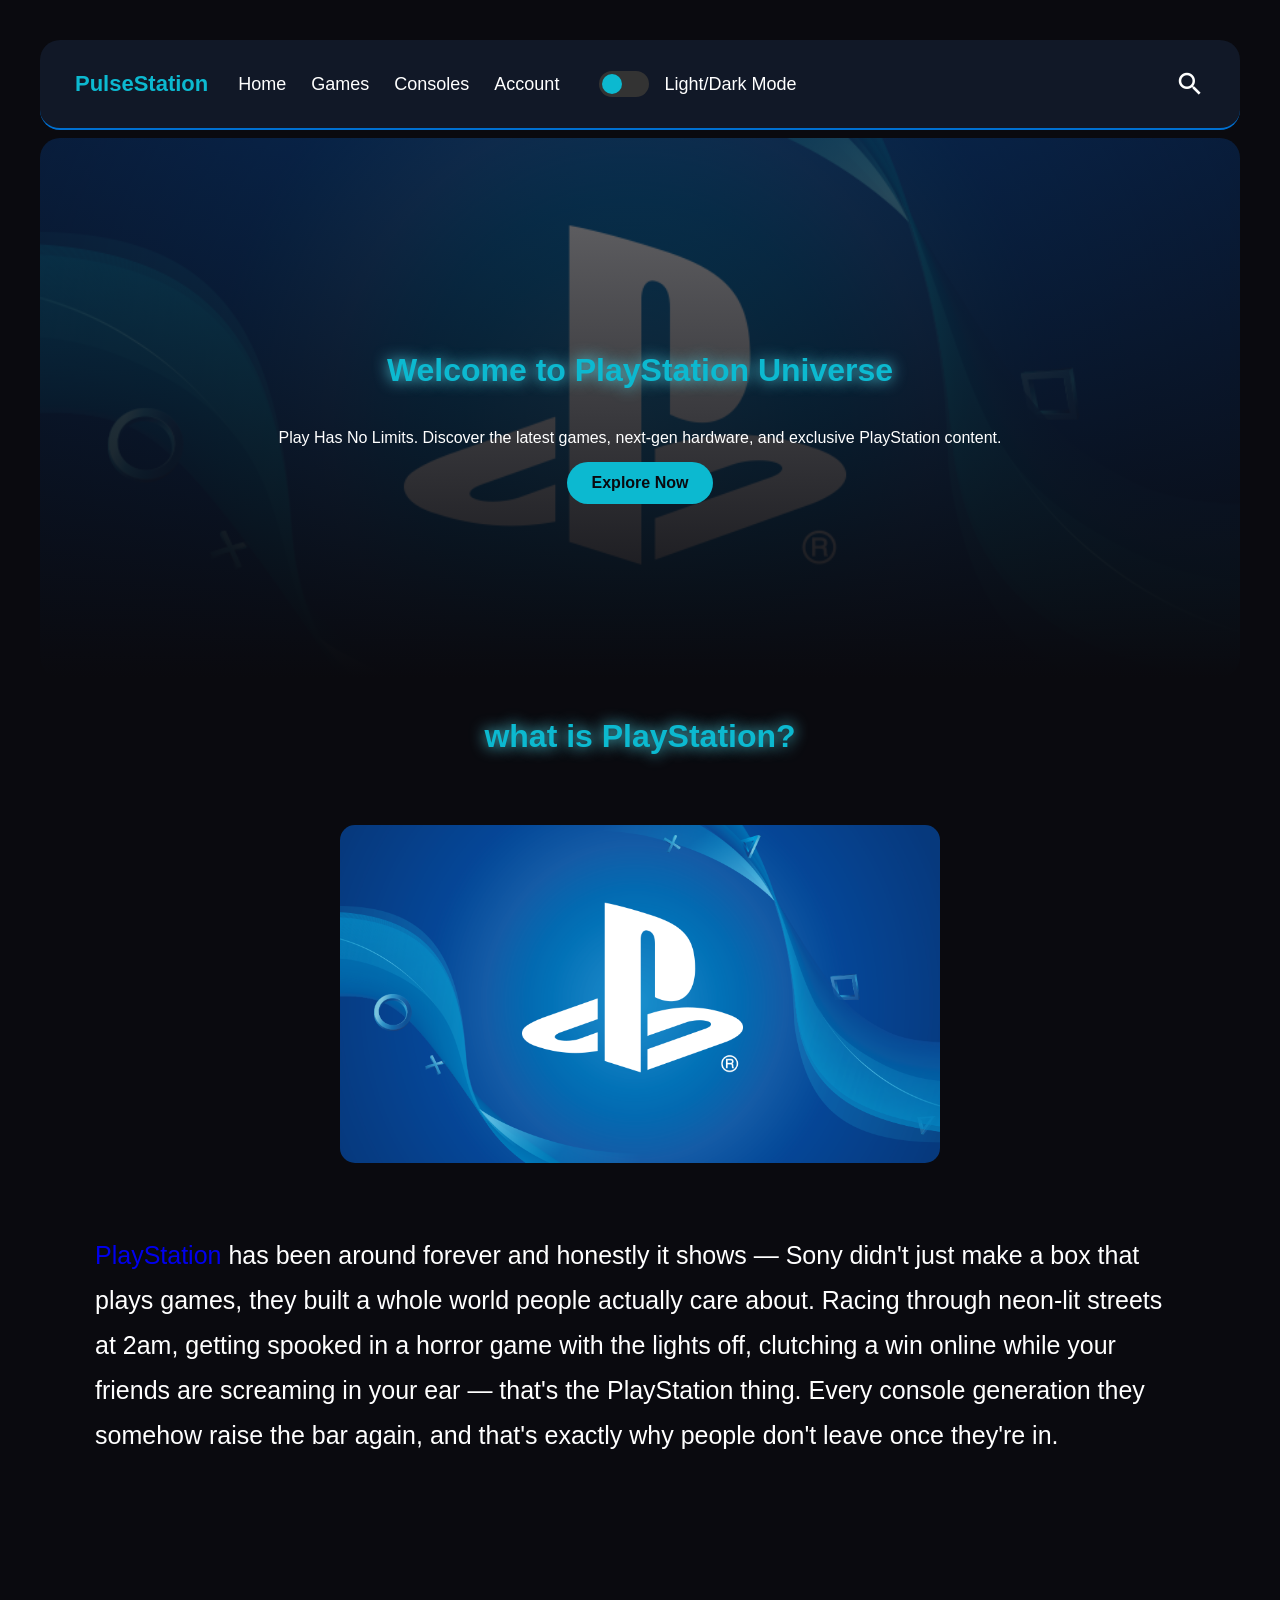
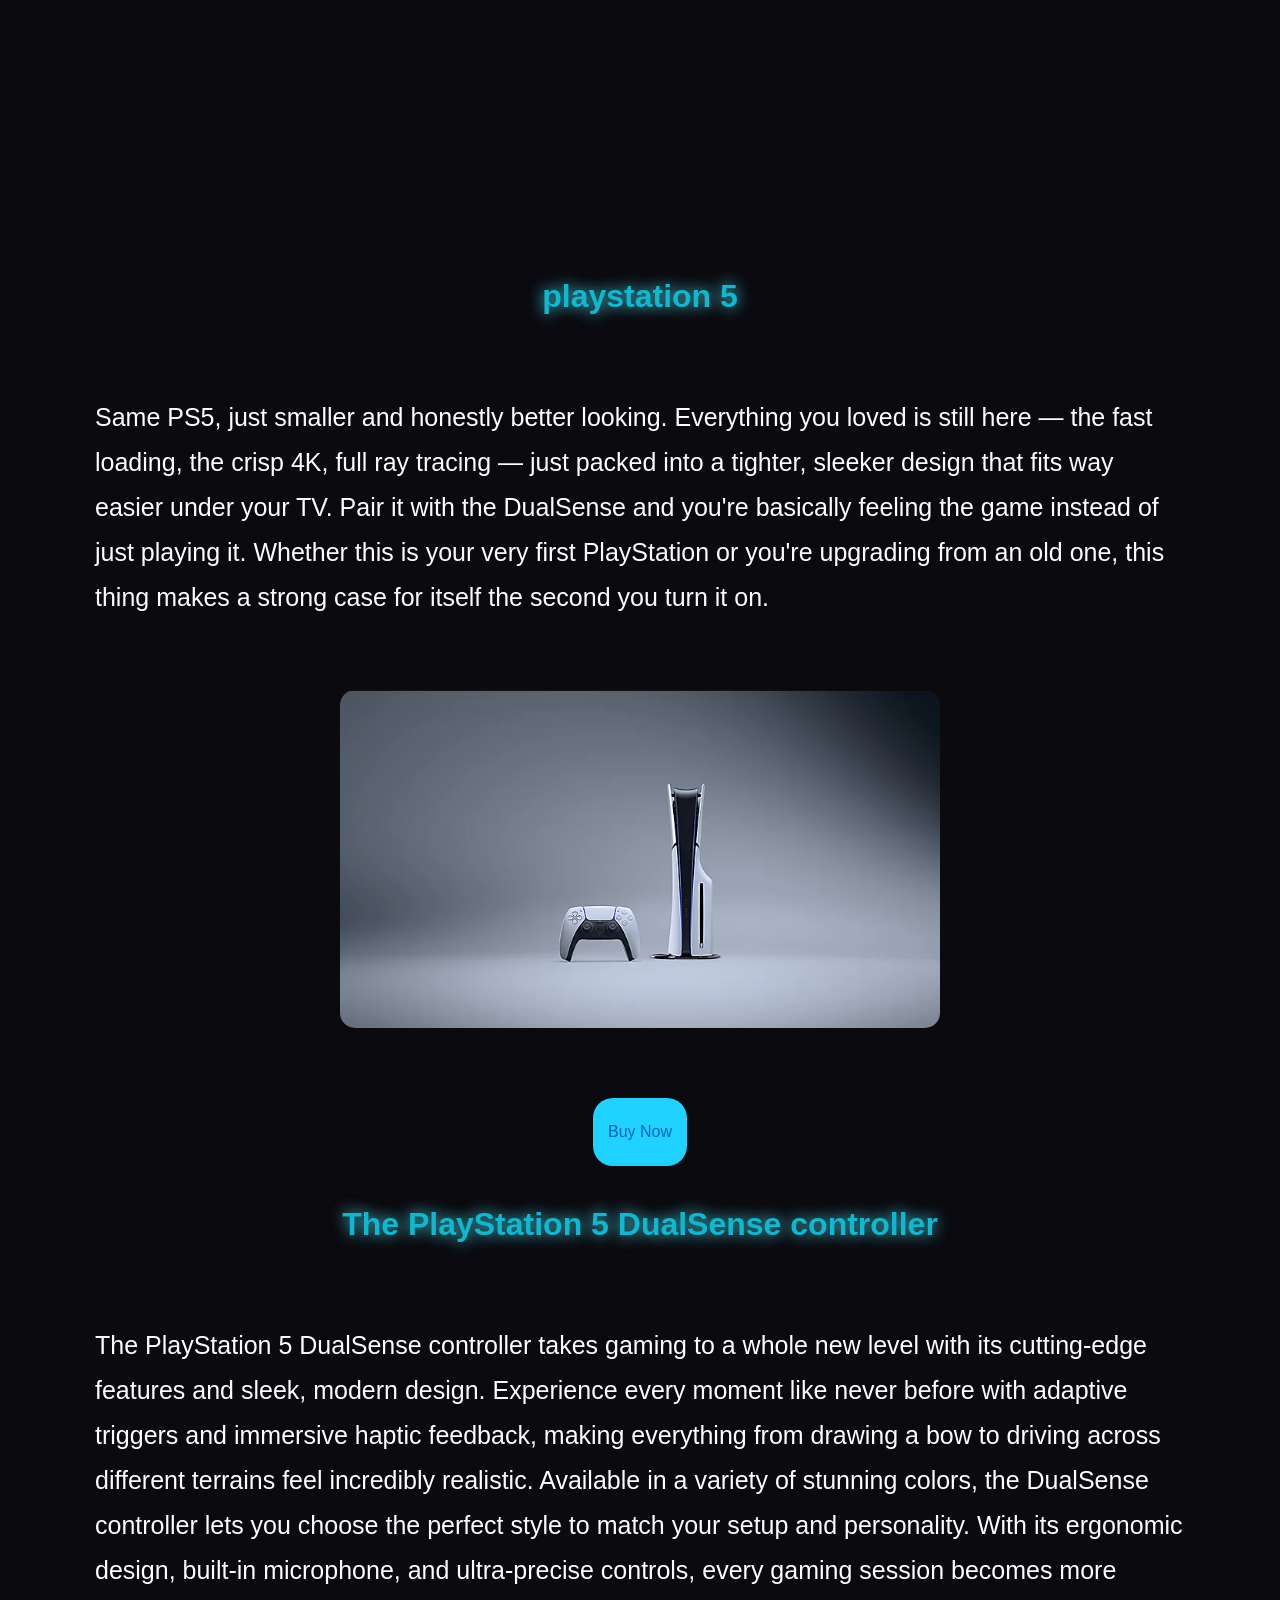
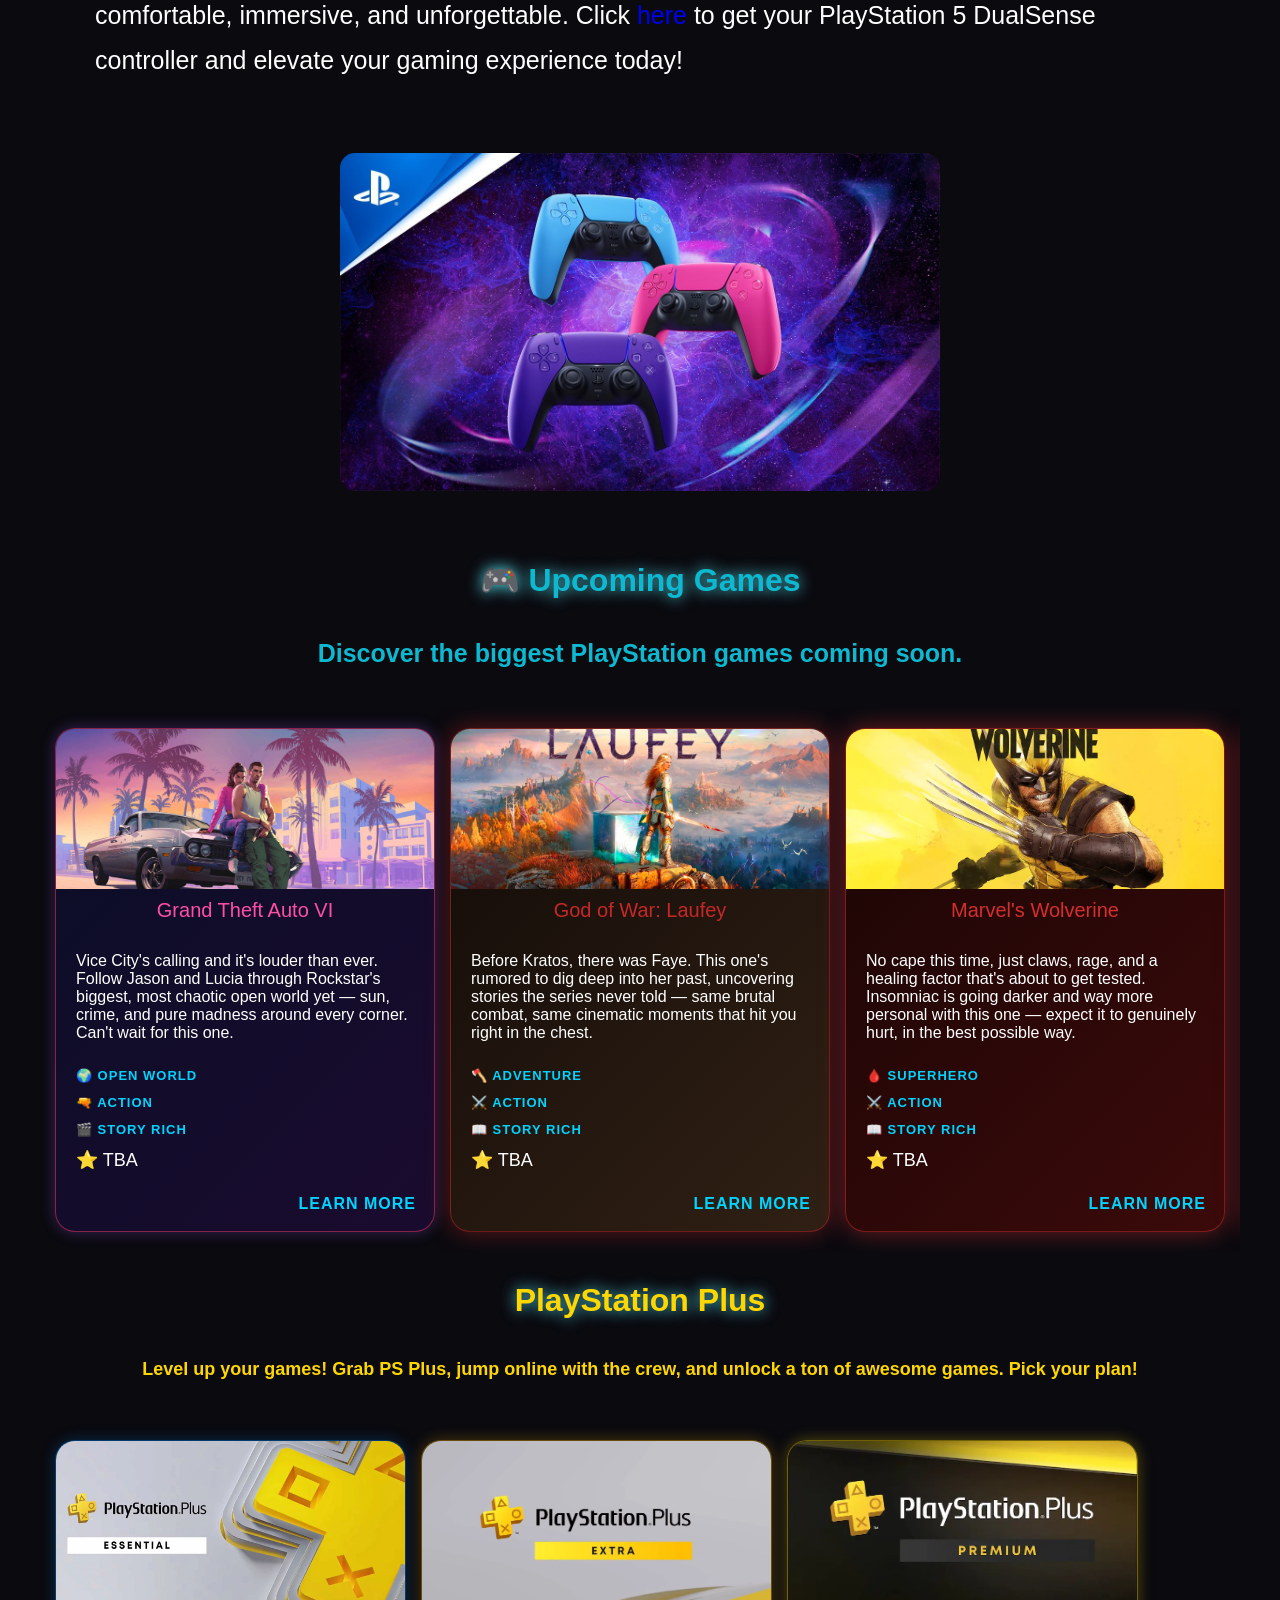
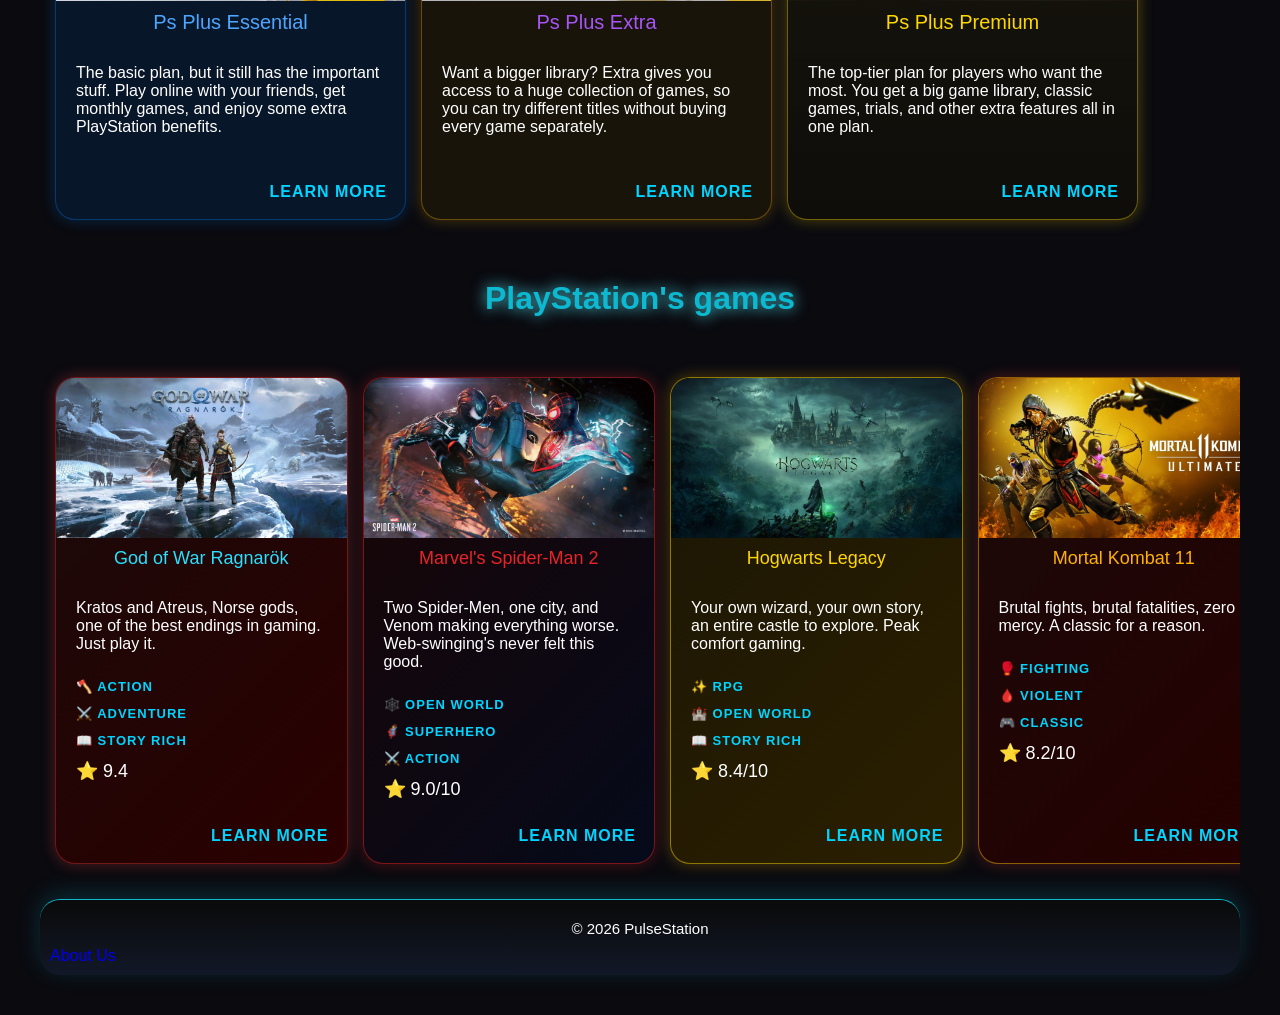
<file: index.html>
<!DOCTYPE html>
<html lang="en">

<head>
  <link rel="stylesheet" href="https://fonts.googleapis.com/icon?family=Material+Icons">
  <meta charset="UTF-8">
  <link rel="stylesheet" href="./style.css">
  <meta name="viewport" content="width=device-width, initial-scale=1.0">

  <title>PulseStation | Home</title>
  <meta name="description" content="PulseStation - Everything about PlayStation consoles and games in one place.">
  <link rel="icon" href="images/favicon.webp" type="image/webp">
  <meta property="og:title" content="PulseStation | Home">
  <meta property="og:description" content="PulseStation - Everything about PlayStation consoles and games in one place.">
  <meta property="og:type" content="website">
  <meta property="og:image" content="images/Playlogo.png">
  <meta name="theme-color" content="#0a0a0f">
</head>

<body id="top">

  <input type="checkbox" id="menu">
  <input type="checkbox" id="close-menu">

  <nav class="menu">

    <div class="label-div">
      <label class="close-window" for="menu">
        <span class="material-icons">close</span>
      </label>
    </div>

    <a class="nav-a" href="./index.html">
      <span class="material-icons">home</span>
      Home
    </a>

    <a class="nav-a" href="./games.html">
      <span class="material-icons">sports_esports</span>
      Games
    </a>

    <a class="nav-a" href="./console.html">
      <span class="material-icons">videogame_asset</span>
      Consoles
    </a>
<details>
    <summary>
      <span class="material-icons">settings</span>
      Settings
    </summary><div class="theme-switch-div">
        <button id="theme-toggle" class="theme-switch">
  <span class="switch-knob"></span>
        </button><span class="light-dark-span">Light/Dark Mode</span></div>
</details>
    <div class="login-signup-div">
      <a href="./signup.html">Sign Up</a>
      <a href="./login.html">Login</a>
    </div>

  </nav>

  <label class="overlay" for="menu"></label>

  <header>

    <label class="hambrger" for="menu">
      <span class="material-icons">density_medium</span>
    </label>

    <div class="logo-nav-group">

      <a href="./index.html" class="logo-link">
        <span class="website-name">PulseStation</span>
      </a>

      <nav class="desktop-nav">
        <a href="./index.html">Home</a>
        <a href="./games.html">Games</a>
        <a href="./console.html">Consoles</a>
        <a href="./login-and-sign-up.html">Account</a>
      </nav>
<div class="theme-switch-div-desktop">
        <button id="theme-toggle-desktop" class="theme-switch">
  <span class="switch-knob"></span>
        </button><span class="light-dark-span">Light/Dark Mode</span></div>
    </div>

    <a class="search-a"
       href="https://store.playstation.com/en-us/search"
       target="_blank"
       rel="noopener">
      <span class="material-icons">search</span>
    </a>

  </header>

  <main>

    <section class="hero-section" style="--hero-bg: url('images/Playlogo.png'); --accent-color: #0070d1;">
      <div class="hero-content">
        <h1>Welcome to PlayStation Universe</h1>
        <p>Play Has No Limits. Discover the latest games, next-gen hardware, and exclusive PlayStation content.</p>
        <a class="hero-btn" href="#about">Explore Now</a>
      </div>
    </section>

    <section>

      <h2 id="about">what is PlayStation?</h2>

      <div class="image-container">
        <img class="site-img" src="images/Playlogo.png" loading="lazy" alt="PlayStation logo">
      </div>

      <div class="about-playstation">
        <p class="playstation-p">
          <a class="a-p" href="https://PlayStation.com">PlayStation</a>
          has been around forever and honestly it shows — Sony didn't just make a box that plays games, they built a whole world people actually care about. Racing through neon-lit streets at 2am, getting spooked in a horror game with the lights off, clutching a win online while your friends are screaming in your ear — that's the PlayStation thing. Every console generation they somehow raise the bar again, and that's exactly why people don't leave once they're in.
        </p>
      </div>

      <div class="video-div">
        <video autoplay muted loop>
          <source src="videos/ps5-pro-advanced-ray-tracing-video-01-en-16aug24.mp4" type="video/mp4">
        </video>
      </div>

      <h2 id="playstation5">playstation 5</h2>

      <div class="about-playstation">
        <p class="playstation-p">
          Same PS5, just smaller and honestly better looking. Everything you loved is still here — the fast loading, the crisp 4K, full ray tracing — just packed into a tighter, sleeker design that fits way easier under your TV. Pair it with the DualSense and you're basically feeling the game instead of just playing it. Whether this is your very first PlayStation or you're upgrading from an old one, this thing makes a strong case for itself the second you turn it on.
        </p>
      </div>

      <div class="image-container">
        <img class="site-img" src="images/playstation5-slim.webp" loading="lazy" alt="PlayStation 5 Slim console">
      </div>

      <div class="buy-play-div">
        <a class="buy-play" href="https://direct.playstation.com/en-us/buy-consoles/playstation5-console-covers-slim" target="_blank" rel="noopener">Buy Now</a>
      </div>

      <h3 id="dualsense">The PlayStation 5 DualSense controller</h3>

      <div class="about-playstation">
        <p class="playstation-p">
          The PlayStation 5 DualSense controller takes gaming to a whole new level with its cutting-edge features and sleek, modern design. Experience every moment like never before with adaptive triggers and immersive haptic feedback, making everything from drawing a bow to driving across different terrains feel incredibly realistic. Available in a variety of stunning colors, the DualSense controller lets you choose the perfect style to match your setup and personality. With its ergonomic design, built-in microphone, and ultra-precise controls, every gaming session becomes more comfortable, immersive, and unforgettable. Click <a class="here" href="https://www.playstation.com/en-us/accessories/dualsense-wireless-controller/" target="_blank" rel="noopener">here</a> to get your PlayStation 5 DualSense controller and elevate your gaming experience today!
        </p>
      </div>

      <div class="image-container">
        <img class="site-img" src="images/dualsense-controller.jpg" loading="lazy" alt="PlayStation 5 DualSense wireless controller">
      </div>

      <h3 id="games">🎮 Upcoming Games</h3>

      <p class="short" style="font-size:25px; font-weight:700;">
        Discover the biggest PlayStation games coming soon.
      </p>

      <div class="games-div">

        <div class="image-container-games">
          <img class="card-img" src="gta6_images/Gtavi.webp" loading="lazy" alt="GTA 6 image">
          <iframe class="card-iframe" data-src="https://www.youtube.com/embed/VQRLujxTm3c?mute=1" loading="lazy" title="Grand Theft Auto VI Trailer 2"></iframe>
          <div class="gta-name">Grand Theft Auto VI</div>

          <div class="information-div">
            <p>Vice City's calling and it's louder than ever. Follow Jason and Lucia through Rockstar's biggest, most chaotic open world yet — sun, crime, and pure madness around every corner. Can't wait for this one.</p>
            <span class="genre">🌍 Open World</span>
            <span class="genre">🔫 Action</span>
            <span class="genre">🎬 Story Rich</span>
            <span class="score">⭐ TBA</span>
            <a class="learn-more" href="./gta6.html">Learn More</a>
          </div>
        </div>

        <div class="image-container-laufey">
          <img class="card-img" src="images/god-of-war-laufey-playstation-5-playstation-store-cover.webp" loading="lazy" alt="God of War: Laufey image">
          <iframe class="card-iframe" data-src="https://www.youtube.com/embed/wrOLWqBSz-0?mute=1" loading="lazy" title="God of War: Laufey Trailer"></iframe>
          <div class="gow-name">God of War: Laufey</div>

          <div class="information-div">
            <p>Before Kratos, there was Faye. This one's rumored to dig deep into her past, uncovering stories the series never told — same brutal combat, same cinematic moments that hit you right in the chest.</p>
            <span class="genre">🪓 Adventure</span>
            <span class="genre">⚔️ Action</span>
            <span class="genre">📖 Story Rich</span>
            <span class="score">⭐ TBA</span>
            <span class="learn-more">Learn More</span>
          </div>
        </div>

        <div class="image-container-wolverine">
          <img class="card-img" src="images/05a8d23ca19068015341a5fc2a248615a84ebb1b.webp" loading="lazy" alt="Marvel's Wolverine image">
          <iframe class="card-iframe" data-src="https://www.youtube.com/embed/3Z42tBfBLJY?mute=1" loading="lazy" title="Marvel's Wolverine Trailer"></iframe>
          <div class="wolverine-name">Marvel's Wolverine</div>

          <div class="information-div">
            <p>No cape this time, just claws, rage, and a healing factor that's about to get tested. Insomniac is going darker and way more personal with this one — expect it to genuinely hurt, in the best possible way.</p>
            <span class="genre">🩸 Superhero</span>
            <span class="genre">⚔️ Action</span>
            <span class="genre">📖 Story Rich</span>
            <span class="score">⭐ TBA</span>
            <span class="learn-more">Learn More</span>
          </div>
        </div>

        <div class="image-container-silent-hill">
          <img class="card-img" src="images/0bc59ff9e7d7efc3e95b03ba3a1788556147dac61ef1c33d.webp" loading="lazy" alt="Silent Hill: Townfall image">
          <iframe class="card-iframe" data-src="https://www.youtube.com/embed/ROgBBbPVM0c?mute=1" loading="lazy" title="Silent Hill: Townfall Trailer"></iframe>
          <div class="silent-hill-name">Silent Hill: Townfall</div>

          <div class="information-div">
            <p>A town that stops making sense the longer you stay in it. This is slow-burn horror done right — the kind of dread that creeps under your skin instead of just jumping out and startling you.</p>
            <span class="genre">😱 Horror</span>
            <span class="genre">🧠 Psychological</span>
            <span class="genre">📖 Story Rich</span>
            <span class="score">⭐ TBA</span>
            <span class="learn-more">Learn More</span>
          </div>
        </div>

        <div class="image-container-phantom-blade">
          <img class="card-img" src="images/26757162.webp" loading="lazy" alt="Phantom Blade Zero image">
          <iframe class="card-iframe" data-src="https://www.youtube.com/embed/EZr1HXkEahs?mute=1" loading="lazy" title="Phantom Blade Zero Trailer"></iframe>
          <div class="phantom-blade-name">Phantom Blade Zero</div>

          <div class="information-div">
            <p>Fast swords, a dark martial arts world, and a revenge story that doesn't hold back. If you're into combat that feels stylish and brutal at the same time, this one was made for you.</p>
            <span class="genre">⚔️ Action RPG</span>
            <span class="genre">🥷 Hack & Slash</span>
            <span class="genre">🌑 Dark Fantasy</span>
            <span class="score">⭐ TBA</span>
            <span class="learn-more">Learn More</span>
          </div>
        </div>

      </div>

      <h3 id="plus" style="color:#FFD700; margin-top:30px;">PlayStation Plus</h3>

      <p class="short" style="color:#FFD700; font-size:18px; font-weight:900;">
        Level up your games! Grab PS Plus, jump online with the crew, and unlock a ton of awesome games. Pick your plan!
      </p>

      <div class="games-div">

        <div class="image-container-ps-plus">
          <img class="card-plus-img" src="images/playstation-plus-essential-scaled.webp" loading="lazy" alt="ps plus essential image">
          <div class="essential-name">Ps Plus Essential</div>
          <div class="information-div">
            <p>The basic plan, but it still has the important stuff. Play online with your friends, get monthly games, and enjoy some extra PlayStation benefits.</p>
            <span class="learn-more">Learn More</span>
          </div>
        </div>

        <div class="image-container-ps-plus-extra">
          <img class="card-plus-img" src="images/playstation-plus-extra-logo.webp" loading="lazy" alt="ps plus extra image">
          <div class="ps-extra-name">Ps Plus Extra</div>
          <div class="information-div">
            <p>Want a bigger library? Extra gives you access to a huge collection of games, so you can try different titles without buying every game separately.</p>
            <span class="learn-more">Learn More</span>
          </div>
        </div>

        <div class="image-container-ps-plus-premium">
          <img class="card-plus-img" src="images/PlayStationPlusPremium.webp" loading="lazy" alt="ps plus premium image">
          <div class="ps-premium-name">Ps Plus Premium</div>
          <div class="information-div">
            <p>The top-tier plan for players who want the most. You get a big game library, classic games, trials, and other extra features all in one plan.</p>
            <span class="learn-more">Learn More</span>
          </div>
        </div>

      </div>

      <h4>PlayStation's games</h4>

      <div class="games-div">

        <div class="image-container-ragnarok">
          <img class="card-img" src="godofwar_images/gow-pic1.webp" loading="lazy" alt="God of War Ragnarok game cover">
          <iframe class="card-iframe" data-src="https://www.youtube.com/embed/g1wr0DfV73E?mute=1" loading="lazy" title="image-container-ragnarok Trailer"></iframe>
          <div class="ragnarok-name">God of War Ragnarök</div>

          <div class="information-div">
            <p>Kratos and Atreus, Norse gods, one of the best endings in gaming. Just play it.</p>
            <span class="genre">🪓 Action</span>
            <span class="genre">⚔️ Adventure</span>
            <span class="genre">📖 Story Rich</span>
            <span class="score">⭐ 9.4</span>
            <a class="learn-more" href="./godofwar.html">Learn More</a>
          </div>
        </div>

        <div class="image-container-sp2">
          <img class="card-img" src="spiderman2_images/marvels-spider-man-2-3840x2160-30218.webp" loading="lazy" alt="Marvel's Spider-Man 2 game cover">
          <iframe class="card-iframe" data-src="https://www.youtube.com/embed/9fVYKsEmuRo?mute=1" loading="lazy" title="image-container-sp2 Trailer"></iframe>
          <div class="sp2-name">Marvel's Spider-Man 2</div>

          <div class="information-div">
            <p>Two Spider-Men, one city, and Venom making everything worse. Web-swinging's never felt this good.</p>
            <span class="genre">🕸️ Open World</span>
            <span class="genre">🦸 Superhero</span>
            <span class="genre">⚔️ Action</span>
            <span class="score">⭐ 9.0/10</span>
            <a class="learn-more" href="./spiderman2.html">Learn More</a>
          </div>
        </div>

        <div class="image-container-hogwarts">
          <img class="card-img" src="images/Hogwarts.webp" loading="lazy" alt="Hogwarts Legacy game cover">
          <iframe class="card-iframe" data-src="https://www.youtube.com/embed/NTnok1LvKUk?mute=1" loading="lazy" title="image-container-hogwarts Trailer"></iframe>
          <div class="hogwarts-name">Hogwarts Legacy</div>

          <div class="information-div">
            <p>Your own wizard, your own story, an entire castle to explore. Peak comfort gaming.</p>
            <span class="genre">✨ RPG</span>
            <span class="genre">🏰 Open World</span>
            <span class="genre">📖 Story Rich</span>
            <span class="score">⭐ 8.4/10</span>
            <span class="learn-more">Learn More</span>
          </div>
        </div>

        <div class="image-container-mortal11">
          <img class="card-img" src="images/Mortal11.webp" loading="lazy" alt="Mortal Kombat 11 game cover">
          <iframe class="card-iframe" data-src="https://www.youtube.com/embed/JTGRHx3H6N0?mute=1" loading="lazy" title="image-container-mortal11 Trailer"></iframe>
          <div class="mortal11-name">Mortal Kombat 11</div>

          <div class="information-div">
            <p>Brutal fights, brutal fatalities, zero mercy. A classic for a reason.</p>
            <span class="genre">🥊 Fighting</span>
            <span class="genre">🩸 Violent</span>
            <span class="genre">🎮 Classic</span>
            <span class="score">⭐ 8.2/10</span>
            <span class="learn-more">Learn More</span>
          </div>
        </div>

        <div class="image-container-lego">
          <img class="card-img" src="images/Lego.webp" loading="lazy" alt="Lego Batman Legacy of the Dark Knight game cover">
          <iframe class="card-iframe" data-src="https://www.youtube.com/embed/DfJaUpW_P00?mute=1" loading="lazy" title="image-container-lego Trailer"></iframe>
          <div class="lego-name">Lego Batman Legacy of the Dark Knight</div>

          <div class="information-div">
            <p>Gotham but make it Lego — funny, chaotic, and somehow still a good Batman story.</p>
            <span class="genre">🦇 Action</span>
            <span class="genre">😂 Comedy</span>
            <span class="genre">🧱 Family</span>
            <span class="score">⭐ 8.3/10</span>
            <span class="learn-more">Learn More</span>
          </div>
        </div>

        <div class="image-container-ghost-of-yotei">
          <img class="card-img" src="images/Ghost-of-Yotei.webp" loading="lazy" alt="Ghost Of Yotei game cover">
          <iframe class="card-iframe" data-src="https://www.youtube.com/embed/sLcksHR30UA?mute=1" loading="lazy" title="image-container-ghost-of-yotei Trailer"></iframe>
          <div class="ghost-of-yotei-name">Ghost of Yōtei</div>

          <div class="information-div">
            <p>Snowy mountains, a lone warrior, revenge on her mind. From the makers of Tsushima.</p>
            <span class="genre">❄️ Samurai</span>
            <span class="genre">⚔️ Action</span>
            <span class="genre">🎬 Story Rich</span>
            <span class="score">⭐ 8.6/10</span>
            <span class="learn-more">Learn More</span>
          </div>
        </div>

        <div class="image-container-ghost-of-tsushima">
          <img class="card-img" src="images/Gost.webp" loading="lazy" alt="Ghost Of Tsushima game cover">
          <iframe class="card-iframe" data-src="https://www.youtube.com/embed/sc4_dXjkCl8?mute=1" loading="lazy" title="image-container-ghost-of-tsushima Trailer"></iframe>
          <div class="tsushima-name">Ghost of Tsushima</div>

          <div class="information-div">
            <p>One of the most beautiful games ever made. Also happens to have great sword fights.</p>
            <span class="genre">🍁 Samurai</span>
            <span class="genre">🌍 Open World</span>
            <span class="genre">⚔️ Action</span>
            <span class="score">⭐ 8.3/10</span>
            <span class="learn-more">Learn More</span>
          </div>
        </div>

        <div class="image-container-assassin">
          <img class="card-img" src="images/Assassins.webp" loading="lazy" alt="Assassin's Creed Shadows game cover">
          <iframe class="card-iframe" data-src="https://www.youtube.com/embed/f2s4cgHsnTA?mute=1" loading="lazy" title="image-container-assassin Trailer"></iframe>
          <div class="assassin-name">Assassin's Creed Shadows</div>

          <div class="information-div">
            <p>Feudal Japan, two very different assassins, stealth done right.</p>
            <span class="genre">🥷 Stealth</span>
            <span class="genre">🏯 Open World</span>
            <span class="genre">⚔️ Action</span>
            <span class="score">⭐ 8.1/10</span>
            <span class="learn-more">Learn More</span>
          </div>
        </div>

        <div class="image-container-resident">
          <img class="card-img" src="images/resident-evil-requiem.webp" loading="lazy" alt="Resident Evil Requiem game cover">
          <iframe class="card-iframe" data-src="https://www.youtube.com/embed/9lrThxCoznw?mute=1" loading="lazy" title="image-container-resident Trailer"></iframe>
          <div class="resident-name">Resident Evil Requiem</div>

          <div class="information-div">
            <p>New nightmare, same terrifying Resident Evil dread. Sleep with the lights on.</p>
            <span class="genre">😱 Horror</span>
            <span class="genre">🧟 Survival</span>
            <span class="genre">🔦 Suspense</span>
            <span class="score">⭐ 8.9/10</span>
            <span class="learn-more">Learn More</span>
          </div>
        </div>

      </div>

    </section>

  </main>

  <footer>
    <span class="footer-span">© 2026 PulseStation</span>
    <a href="./index.html#about">About Us</a>
  </footer>

  <a class="back-to-top" href="#top">
    <i class="material-icons">keyboard_arrow_up</i>
  </a>

  <script src="./script.js"></script>

</body>
</html>
</file>
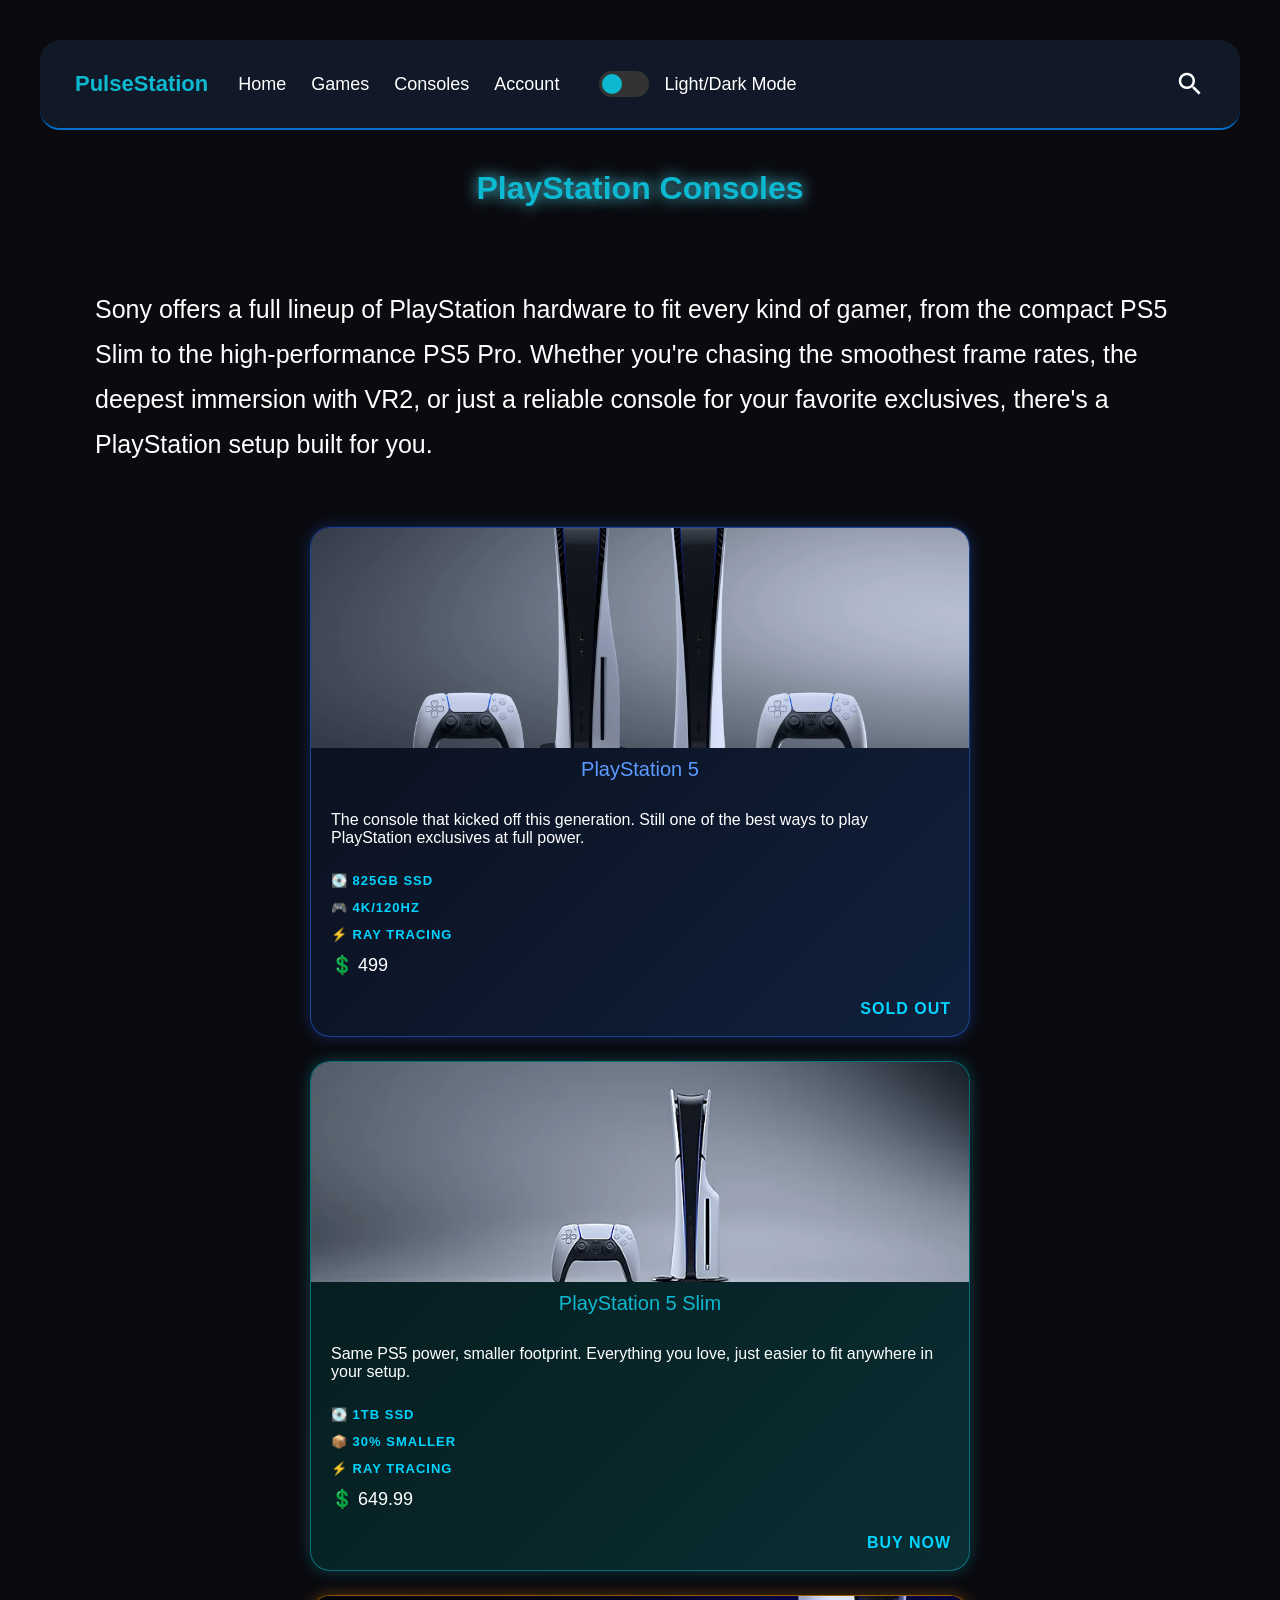
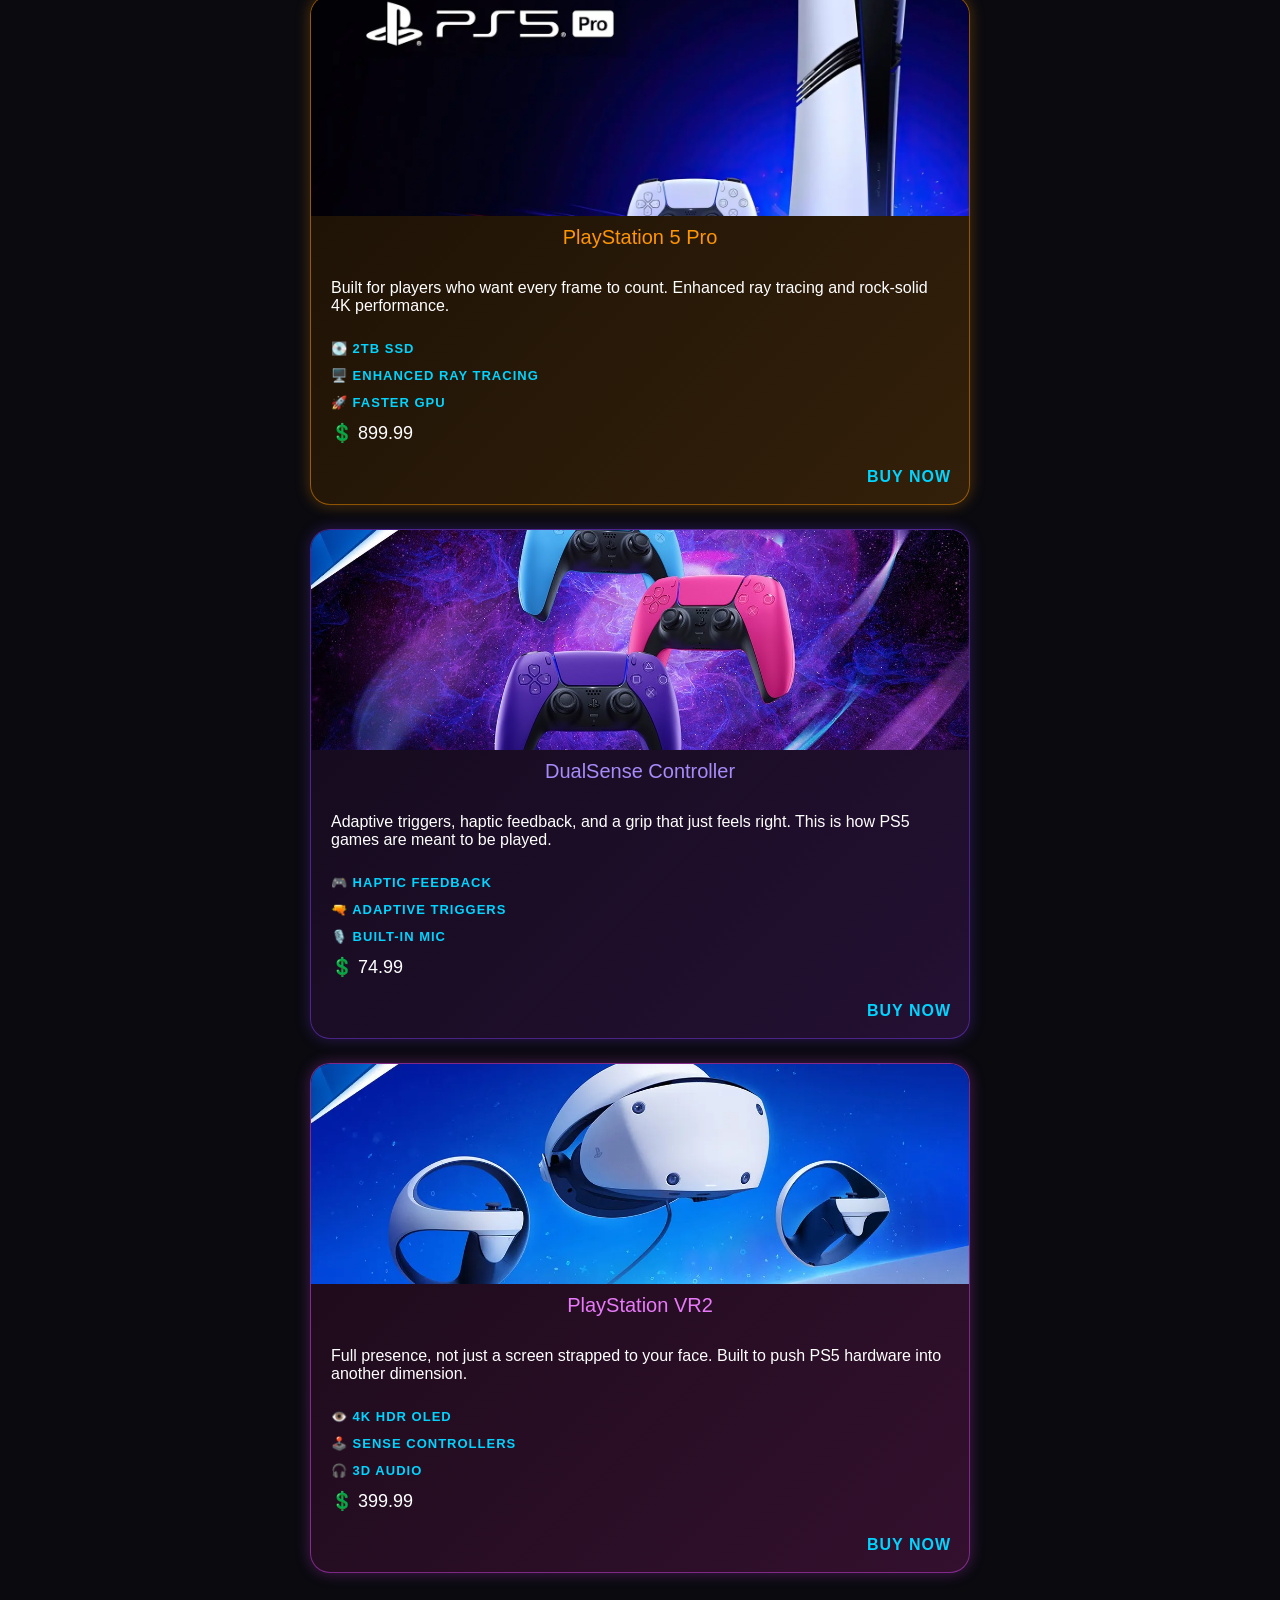
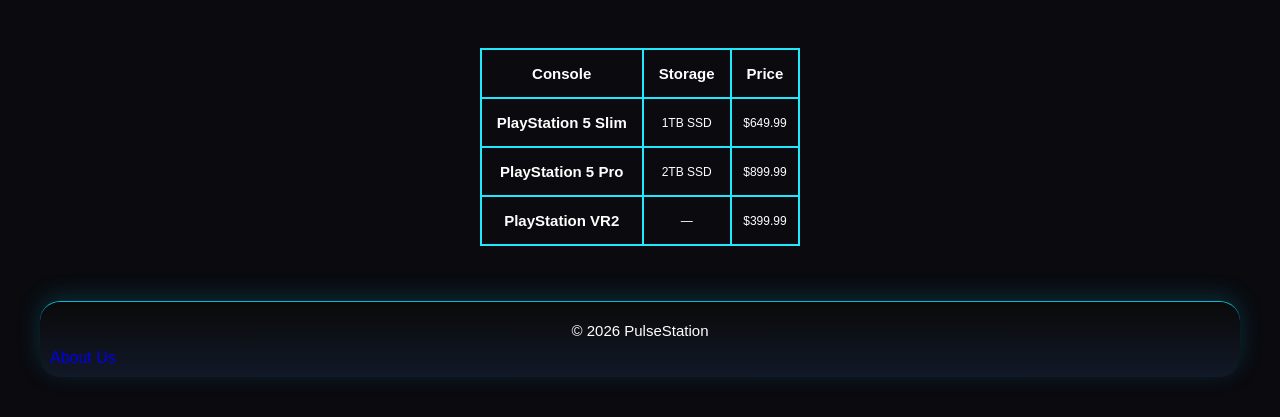
<file: console.html>
<!DOCTYPE html>
<html lang="en">

<head>
  <link rel="stylesheet" href="https://fonts.googleapis.com/icon?family=Material+Icons">
  <meta charset="UTF-8">
  <link rel="stylesheet" href="./style.css">
  <meta name="viewport" content="width=device-width, initial-scale=1.0">
  <title>PulseStation | Consoles</title>
  <meta name="description" content="Browse PlayStation consoles on PulseStation - PS5, PS5 Pro, DualSense, and PS VR2 specs and prices.">
  <meta property="og:title" content="Consoles | PulseStation">
  <meta property="og:description" content="Browse PlayStation consoles on PulseStation - PS5, PS5 Pro, DualSense, and PS VR2 specs and prices.">
  <meta property="og:type" content="website">
  <meta property="og:image" content="./images/playstation5-slim.webp">
  <link rel="icon" href="./images/favicon.webp" type="image/webp">
  <meta name="theme-color" content="#0a0a0f">
</head>

<body id="top">

  <!-- Menu Checkbox & Drawer -->
  <input type="checkbox" id="menu">
  <input type="checkbox" id="close-menu">

  <nav class="menu">

    <div class="label-div">
      <label class="close-window" for="menu">
        <span class="material-icons">close</span>
      </label>
    </div>

    <a class="nav-a" href="./index.html">
      <span class="material-icons">home</span>
      Home
    </a>

    <a class="nav-a" href="./games.html">
      <span class="material-icons">sports_esports</span>
      Games
    </a>

    <a class="nav-a" href="./console.html">
      <span class="material-icons">videogame_asset</span>
      Consoles
    </a>

    <details>
      <summary>
        <span class="material-icons">settings</span>
        Settings
      </summary><div class="theme-switch-div">
        <button id="theme-toggle" class="theme-switch">
  <span class="switch-knob"></span>
        </button><span class="light-dark-span">Light/Dark Mode</span></div>
    </details>

    <div class="login-signup-div">
      <a href="./signup.html">Sign Up</a>
      <a href="./login.html">Login</a>
    </div>

  </nav>

  <label class="overlay" for="menu"></label>

  <!-- Header Section -->
  <header>

    <label class="hambrger" for="menu">
      <span class="material-icons">density_medium</span>
    </label>

    <div class="logo-nav-group">
      <a href="./index.html" class="logo-link">
        <span class="website-name">PulseStation</span>
      </a>
      <nav class="desktop-nav">
        <a href="./index.html">Home</a>
        <a href="./games.html">Games</a>
        <a href="./console.html">Consoles</a>
        <a href="./login-and-sign-up.html">Account</a>
      </nav>
        <div class="theme-switch-div-desktop">
        <button id="theme-toggle-desktop" class="theme-switch">
  <span class="switch-knob"></span>
        </button><span class="light-dark-span">Light/Dark Mode</span></div>
    </div>

    <a class="search-a" href="https://store.playstation.com/en-us/search" target="_blank" rel="noopener">
      <span class="material-icons">search</span>
    </a>

  </header>

  <main>
    <section>

      <h1>PlayStation Consoles</h1>

      <div class="about-playstation">
        <p class="playstation-p">
          Sony offers a full lineup of PlayStation hardware to fit every kind of gamer, from the compact PS5 Slim to the high-performance PS5 Pro. Whether you're chasing the smoothest frame rates, the deepest immersion with VR2, or just a reliable console for your favorite exclusives, there's a PlayStation setup built for you.
        </p>
      </div>

      <div class="games-list-vertical">
        <div class="image-container-ps5">
          <img class="card-img" src="./images/wanna-keep-the-fat-version-or-upgrade-to-slim-v0-whwr2jhbsetb1.webp" loading="lazy" alt="PlayStation 5 console">
          <div class="ps5-name">PlayStation 5</div>
          <div class="information-div">
            <p>The console that kicked off this generation. Still one of the best ways to play PlayStation exclusives at full power.</p>
            <span class="genre">💽 825GB SSD</span>
            <span class="genre">🎮 4K/120Hz</span>
            <span class="genre">⚡ Ray Tracing</span>
            <span class="score">💲 499</span>
            <span class="learn-more">Sold Out</span>
          </div>
        </div>

        <div class="image-container-ps5slim">
          <img class="card-img" src="./images/playstation5-slim.webp" loading="lazy" alt="PlayStation 5 Slim console">
          <div class="ps5slim-name">PlayStation 5 Slim</div>
          <div class="information-div">
            <p>Same PS5 power, smaller footprint. Everything you love, just easier to fit anywhere in your setup.</p>
            <span class="genre">💽 1TB SSD</span>
            <span class="genre">📦 30% Smaller</span>
            <span class="genre">⚡ Ray Tracing</span>
            <span class="score">💲 649.99</span>
            <a class="learn-more" href="https://direct.playstation.com/en-us/buy-consoles/playstation5-console-covers-slim" target="_blank" rel="noopener">Buy Now</a>
          </div>
        </div>

        <div class="image-container-ps5pro">
          <img class="card-img" src="./images/PlayStation-5-Pro-HD-1456x819.webp" loading="lazy" alt="PlayStation 5 Pro console">
          <div class="ps5pro-name">PlayStation 5 Pro</div>
          <div class="information-div">
            <p>Built for players who want every frame to count. Enhanced ray tracing and rock-solid 4K performance.</p>
            <span class="genre">💽 2TB SSD</span>
            <span class="genre">🖥️ Enhanced Ray Tracing</span>
            <span class="genre">🚀 Faster GPU</span>
            <span class="score">💲 899.99</span>
            <a class="learn-more" href="https://direct.playstation.com/en-us/buy-consoles/playstation-5-pro" target="_blank" rel="noopener">Buy Now</a>
          </div>
        </div>

        <div class="image-container-dualsense">
          <img class="card-img" src="./images/dualsense-controller.jpg" loading="lazy" alt="PlayStation 5 DualSense wireless controller">
          <div class="dualsense-name">DualSense Controller</div>
          <div class="information-div">
            <p>Adaptive triggers, haptic feedback, and a grip that just feels right. This is how PS5 games are meant to be played.</p>
            <span class="genre">🎮 Haptic Feedback</span>
            <span class="genre">🔫 Adaptive Triggers</span>
            <span class="genre">🎙️ Built-in Mic</span>
            <span class="score">💲 74.99</span>
            <a class="learn-more" href="https://www.playstation.com/en-us/accessories/dualsense-wireless-controller/" target="_blank" rel="noopener">Buy Now</a>
          </div>
        </div>

        <div class="image-container-vr2">
          <img class="card-img" src="./images/maxresdefault.webp" loading="lazy" alt="PlayStation VR2 headset">
          <div class="vr2-name">PlayStation VR2</div>
          <div class="information-div">
            <p>Full presence, not just a screen strapped to your face. Built to push PS5 hardware into another dimension.</p>
            <span class="genre">👁️ 4K HDR OLED</span>
            <span class="genre">🕹️ Sense Controllers</span>
            <span class="genre">🎧 3D Audio</span>
            <span class="score">💲 399.99</span>
            <a class="learn-more" href="https://www.playstation.com/en-us/ps-vr2/" target="_blank" rel="noopener">Buy Now</a>
          </div>
        </div>
      </div>

      <div class="table-div">
        <table>
          <tr>
            <th>Console</th>
            <th>Storage</th>
            <th>Price</th>
          </tr>
          <tr>
            <th>PlayStation 5 Slim</th>
            <td>1TB SSD</td>
            <td>$649.99</td>
          </tr>
          <tr>
            <th>PlayStation 5 Pro</th>
            <td>2TB SSD</td>
            <td>$899.99</td>
          </tr>
          <tr>
            <th>PlayStation VR2</th>
            <td>—</td>
            <td>$399.99</td>
          </tr>
        </table>
      </div>

    </section>
  </main>

  <footer>
    <span class="footer-span">© 2026 PulseStation</span>
    <a href="./index.html#about">About Us</a>
  </footer>

  <a class="back-to-top" href="#top"><i class="material-icons">keyboard_arrow_up</i></a>

  <script src="./script.js"></script>
</body>

</html>
</file>
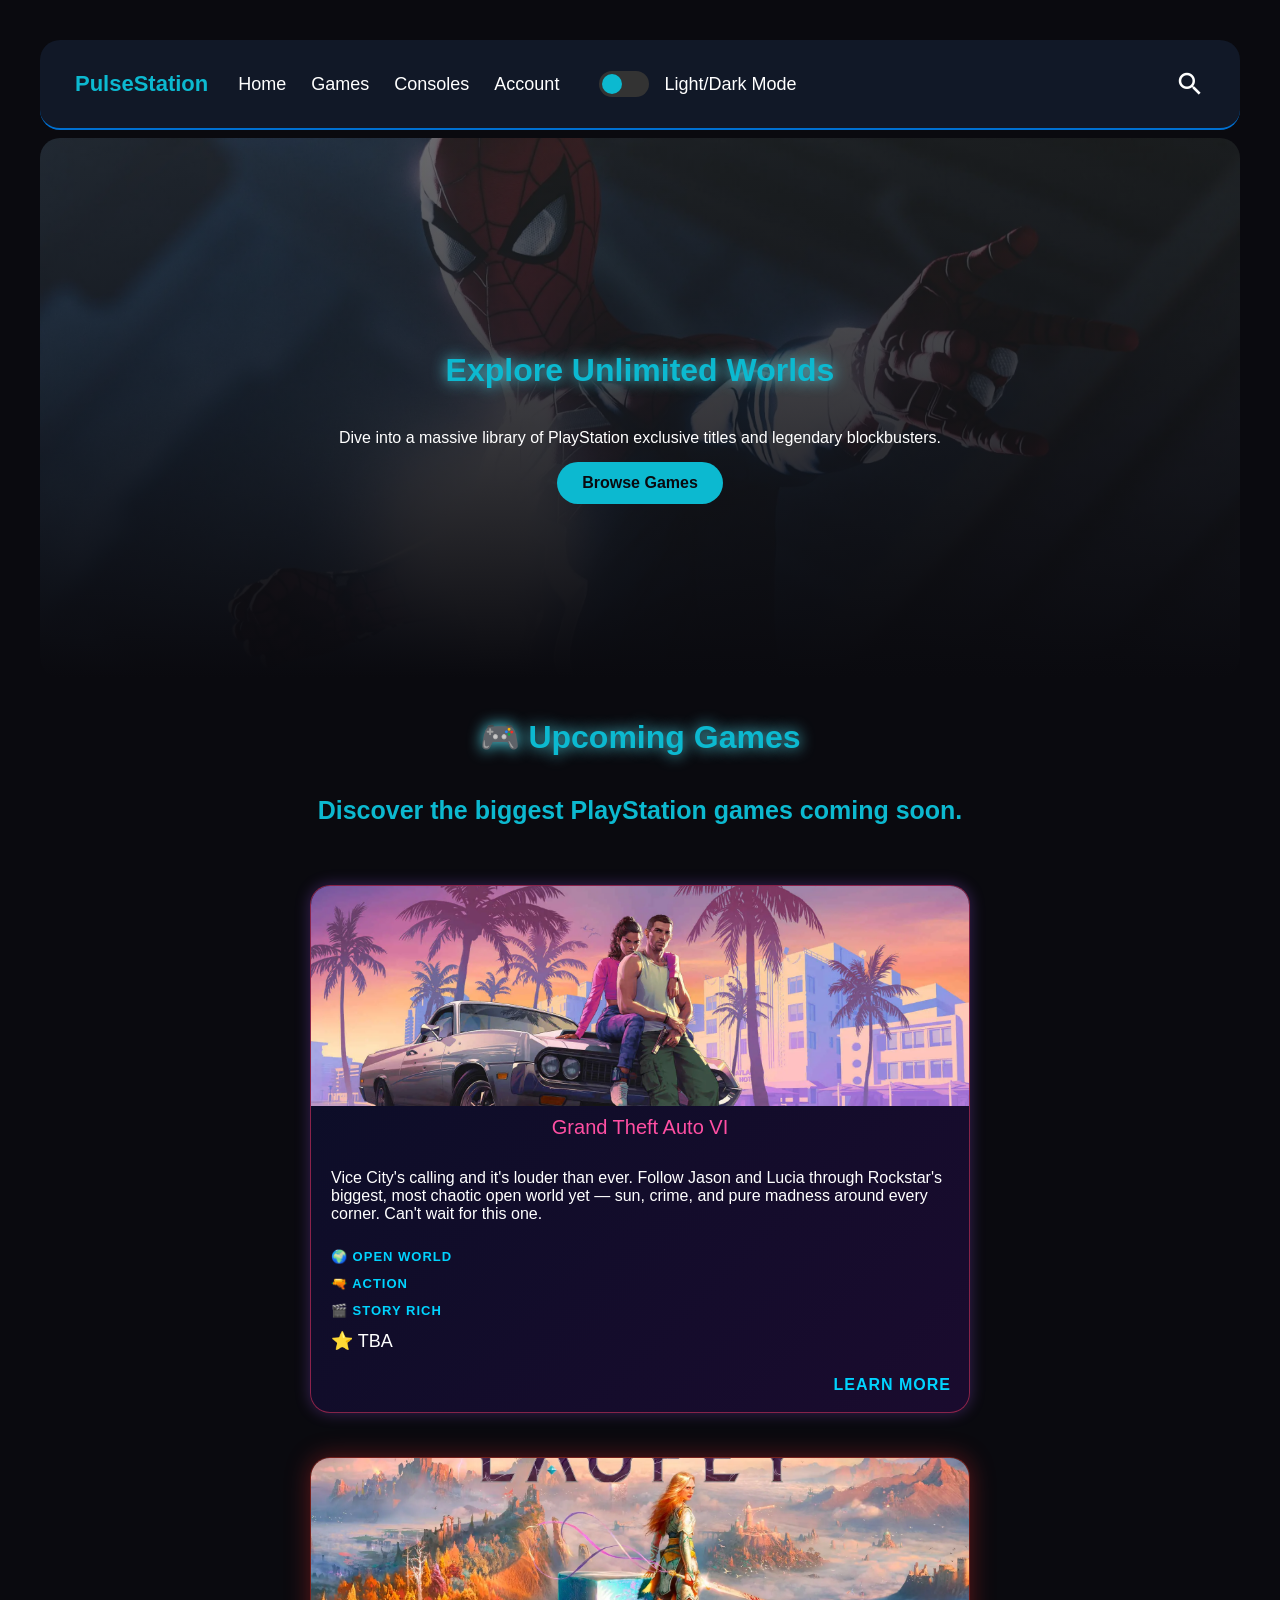
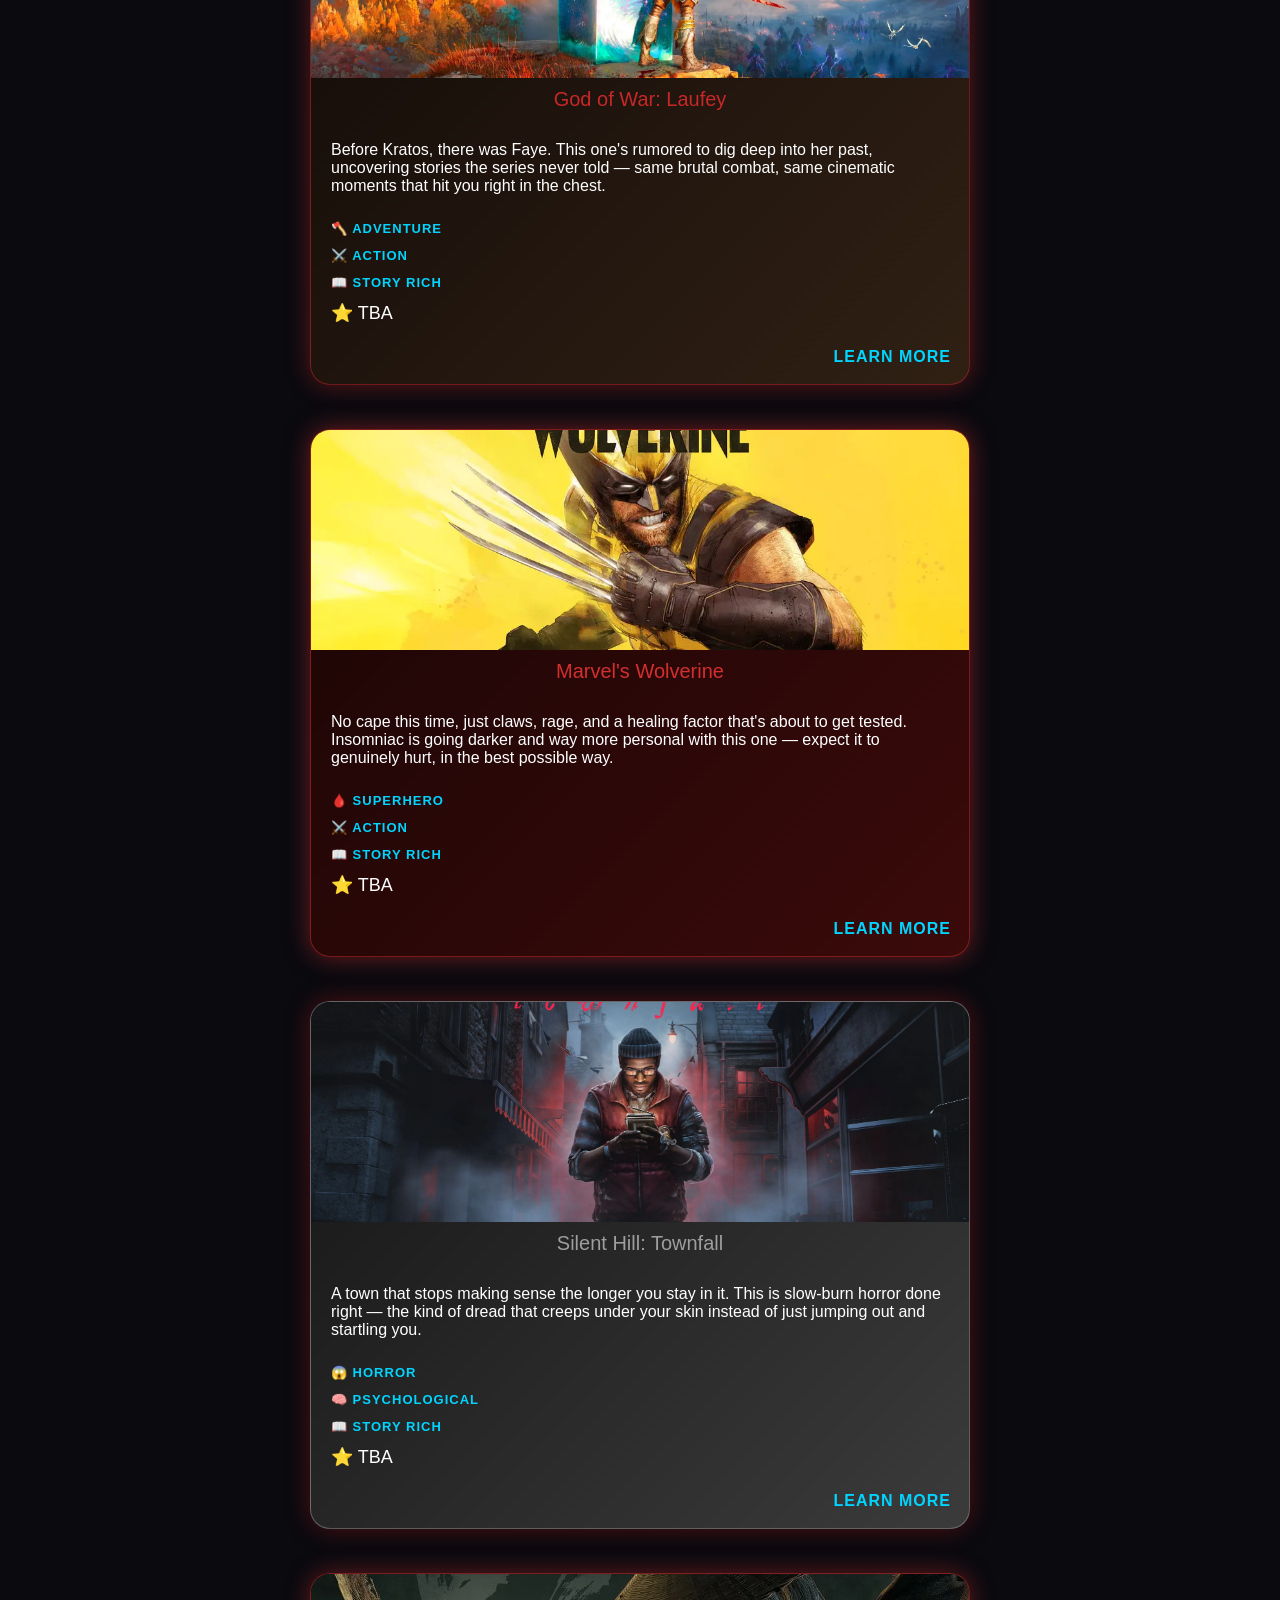
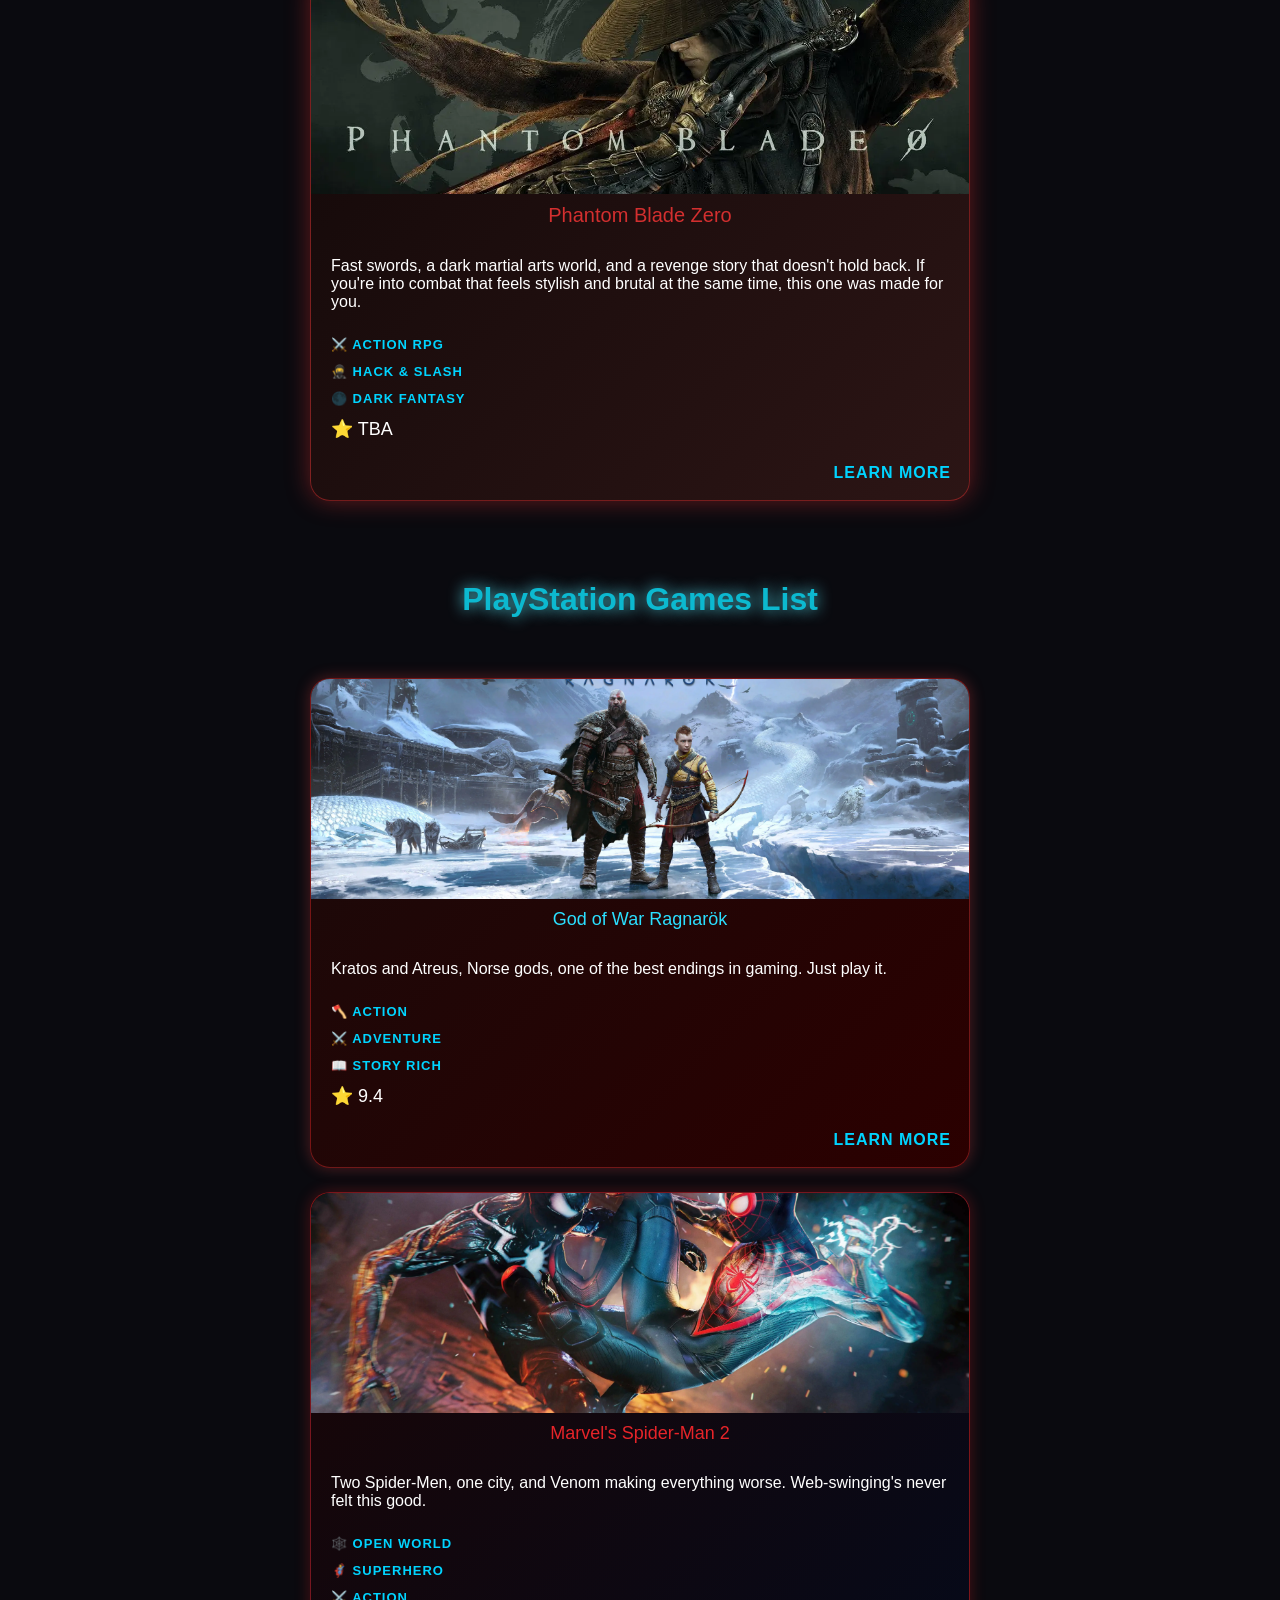
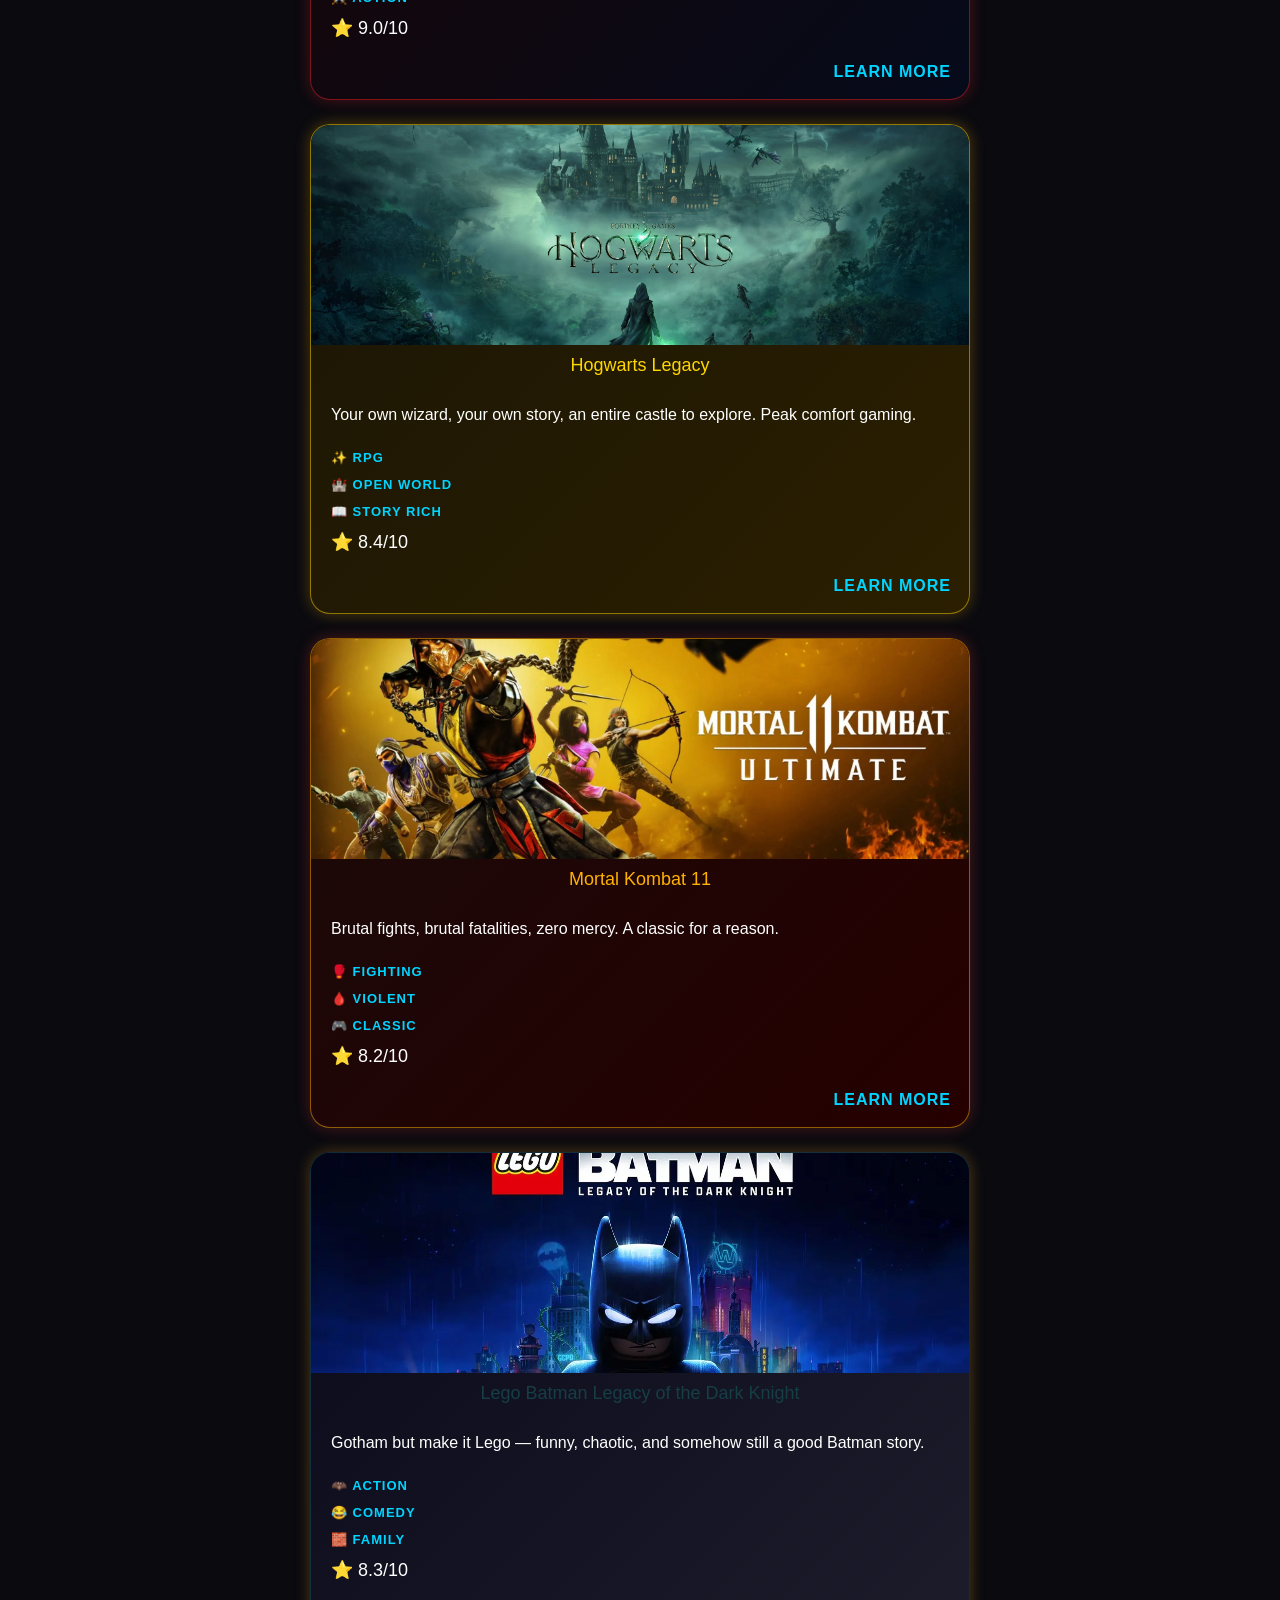
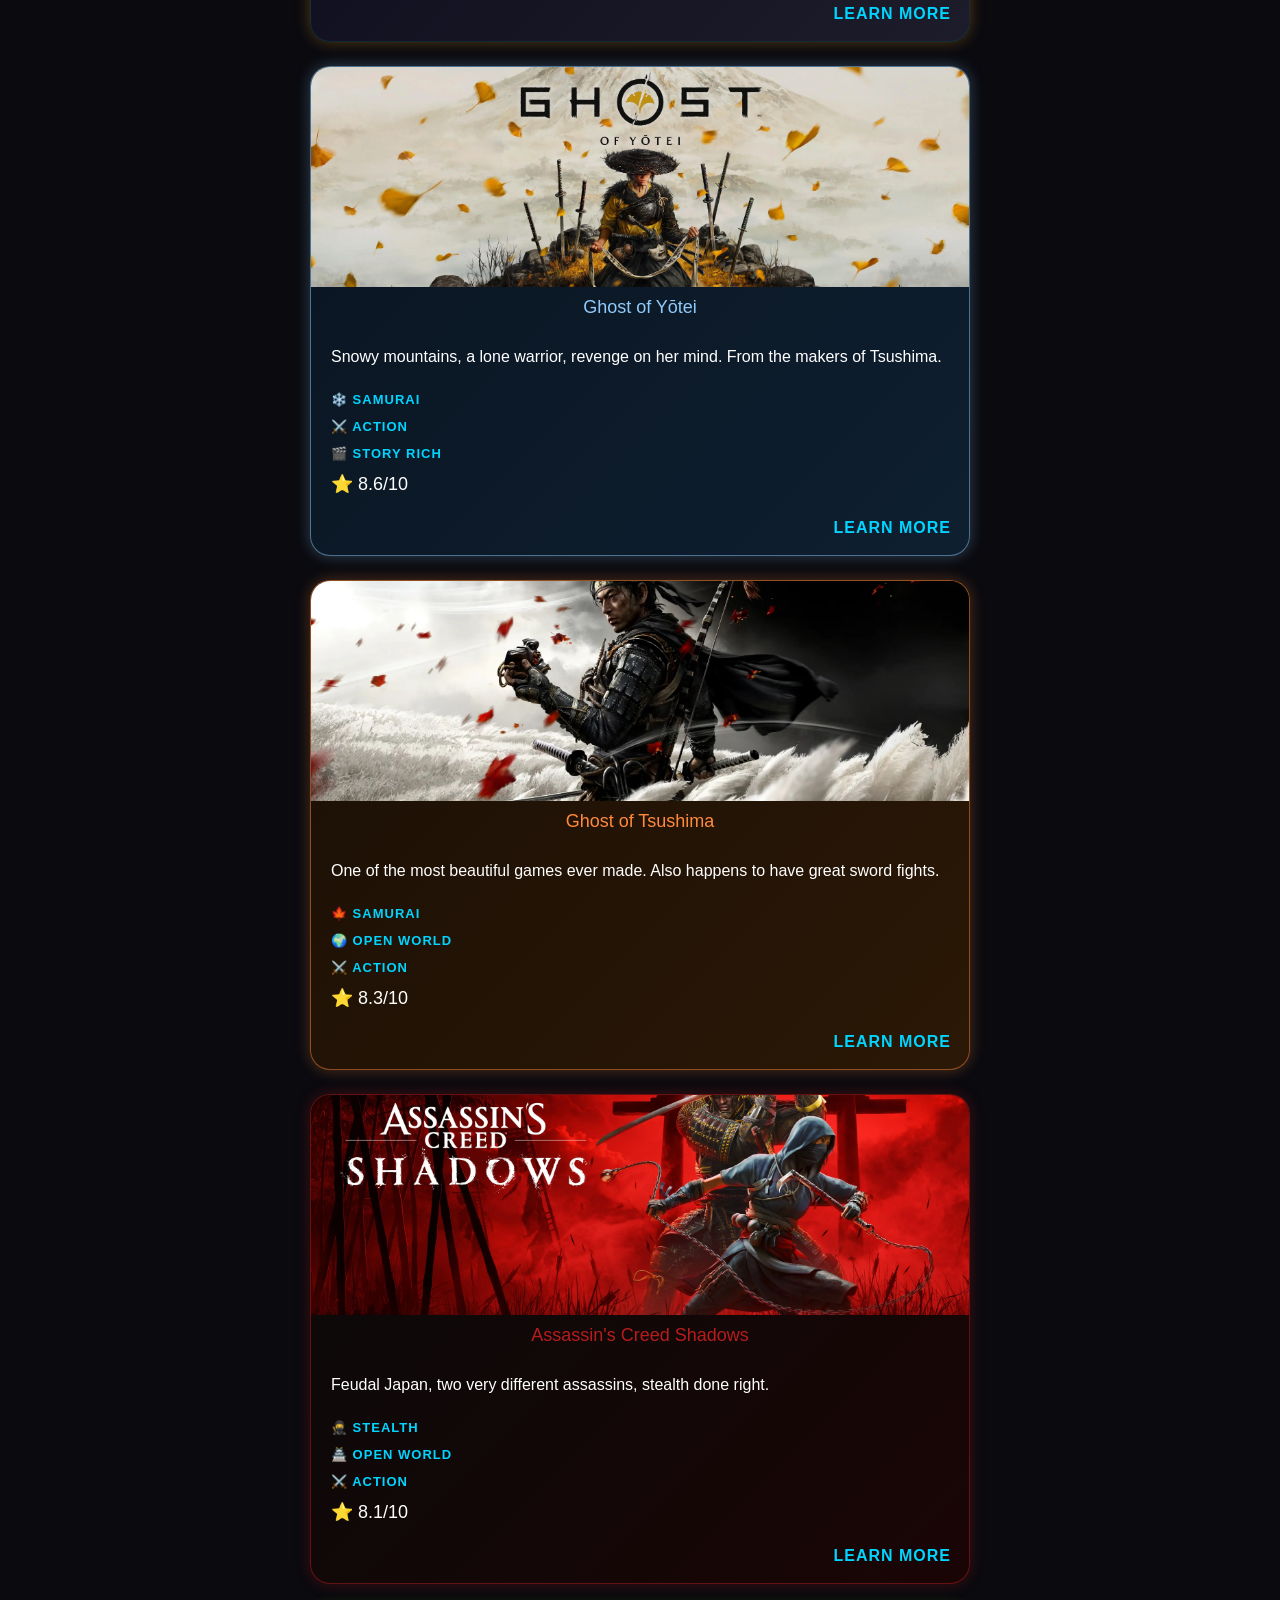
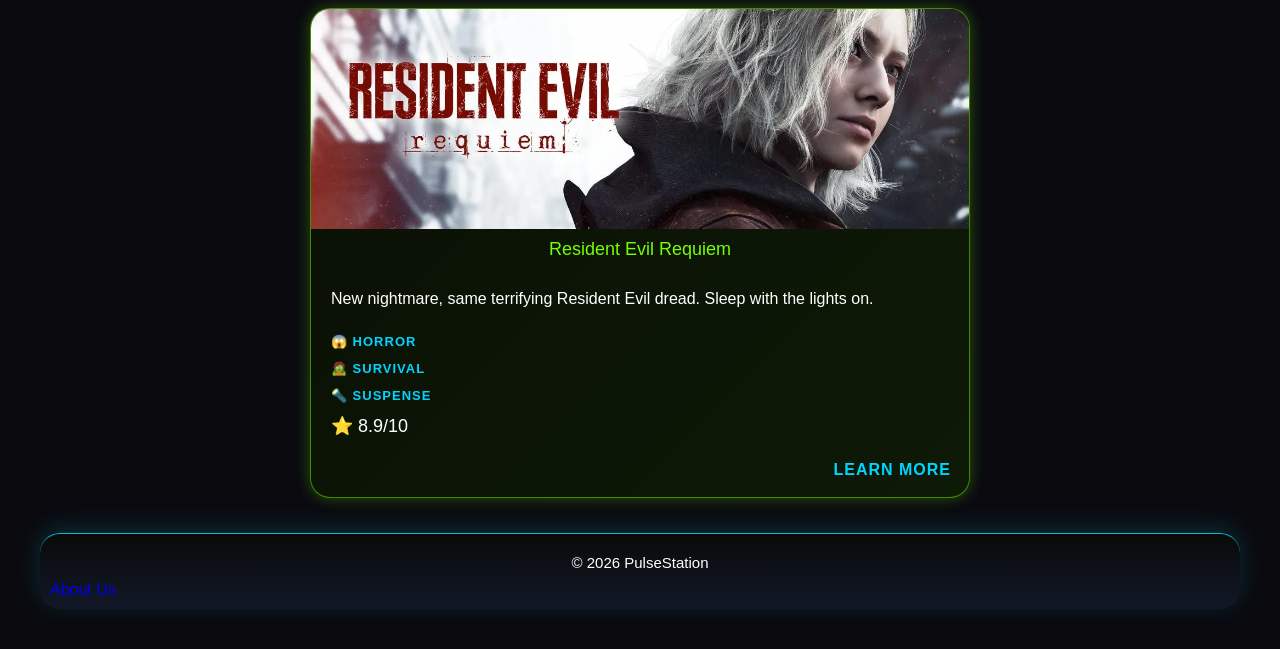
<file: games.html>
<!DOCTYPE html>
<html lang="en">

<head>
  <link rel="stylesheet" href="https://fonts.googleapis.com/icon?family=Material+Icons">
  <meta charset="UTF-8">
  <link rel="stylesheet" href="./style.css">
  <meta name="viewport" content="width=device-width, initial-scale=1.0">
  <title>PulseStation | Games</title>
  <meta name="description" content="Browse PlayStation games on PulseStation - God of War Ragnarök, Spider-Man 2, and more.">
  <meta property="og:title" content="Games | PulseStation">
  <meta property="og:description" content="Browse PlayStation games on PulseStation - God of War Ragnarök, Spider-Man 2, and more.">
  <meta property="og:type" content="website">
  <meta property="og:image" content="./godofwar_images/gow-pic1.webp">
  <link rel="icon" href="./images/favicon.webp" type="image/webp">
  <meta name="theme-color" content="#0a0a0f">
</head>

<body id="top">

  <!-- Menu Checkbox & Drawer -->
  <input type="checkbox" id="menu">
  <input type="checkbox" id="close-menu">

  <nav class="menu">

    <div class="label-div">
      <label class="close-window" for="menu">
        <span class="material-icons">close</span>
      </label>
    </div>

    <a class="nav-a" href="./index.html">
      <span class="material-icons">home</span>
      Home
    </a>

    <a class="nav-a" href="./games.html">
      <span class="material-icons">sports_esports</span>
      Games
    </a>

    <a class="nav-a" href="./console.html">
      <span class="material-icons">videogame_asset</span>
      Consoles
    </a>

    <details>
      <summary>
        <span class="material-icons">settings</span>
        Settings
      </summary><div class="theme-switch-div">
        <button id="theme-toggle" class="theme-switch">
  <span class="switch-knob"></span>
        </button><span class="light-dark-span">Light/Dark Mode</span></div>
    </details>

    <div class="login-signup-div">
      <a href="./signup.html">Sign Up</a>
      <a href="./login.html">Login</a>
    </div>

  </nav>

  <label class="overlay" for="menu"></label>

  <!-- Header Section -->
  <header>

    <label class="hambrger" for="menu">
      <span class="material-icons">density_medium</span>
    </label>

    <div class="logo-nav-group">
      <a href="./index.html" class="logo-link">
        <span class="website-name">PulseStation</span>
      </a>

      <nav class="desktop-nav">
        <a href="./index.html">Home</a>
        <a href="./games.html">Games</a>
        <a href="./console.html">Consoles</a>
        <a href="./login-and-sign-up.html">Account</a>
      </nav>
        <div class="theme-switch-div-desktop">
        <button id="theme-toggle-desktop" class="theme-switch">
  <span class="switch-knob"></span>
        </button><span class="light-dark-span">Light/Dark Mode</span></div>
    </div>

    <a class="search-a" href="https://store.playstation.com/en-us/search" target="_blank" rel="noopener">
      <span class="material-icons">search</span>
    </a>

  </header>

  <main>
    <section class="hero-section" style="--hero-bg: url('./images/wp3882696-playstation-games-wallpapers.webp'); --accent-color: #a45cff;">
      <div class="hero-content">
        <h1>Explore Unlimited Worlds</h1>
        <p>Dive into a massive library of PlayStation exclusive titles and legendary blockbusters.</p>
        <a href="#games-list" class="hero-btn">Browse Games</a>
      </div>
    </section>
<h2 id="games">🎮 Upcoming Games</h2>
<p class="short" style="font-size:25px; font-weight:700;">Discover the biggest PlayStation games coming soon.</p>
<div class="games-list-vertical" id="games-list"> 
  <div style="margin-bottom: 20px;" class="image-container-games">
    <img class="card-img" src="gta6_images/Gtavi.webp" loading="lazy" alt="GTA 6 image">
    <iframe class="card-iframe" data-src="https://www.youtube.com/embed/VQRLujxTm3c?mute=1" loading="lazy" title="Grand Theft Auto VI Trailer 2"></iframe>
    <div class="gta-name">Grand Theft Auto VI</div>
  
    <div class="information-div">
      <p>Vice City's calling and it's louder than ever. Follow Jason and Lucia through Rockstar's biggest, most chaotic open world yet — sun, crime, and pure madness around every corner. Can't wait for this one.</p>
      <span class="genre">🌍 Open World</span>
      <span class="genre">🔫 Action</span>
      <span class="genre">🎬 Story Rich</span>
      <span class="score">⭐ TBA</span>
      <a class="learn-more" href="./gta6.html">Learn More</a>
    </div>
  </div>

  <div style="margin-bottom: 20px;" class="image-container-laufey">
    <img class="card-img" src="images/god-of-war-laufey-playstation-5-playstation-store-cover.webp" loading="lazy" alt="God of War: Laufey image">
    <iframe class="card-iframe" data-src="https://www.youtube.com/embed/wrOLWqBSz-0?mute=1" loading="lazy" title="God of War: Laufey Trailer"></iframe>
    <div class="gow-name">God of War: Laufey</div>
  
    <div class="information-div">
      <p>Before Kratos, there was Faye. This one's rumored to dig deep into her past, uncovering stories the series never told — same brutal combat, same cinematic moments that hit you right in the chest.</p>
      <span class="genre">🪓 Adventure</span>
      <span class="genre">⚔️ Action</span>
      <span class="genre">📖 Story Rich</span>
      <span class="score">⭐ TBA</span>
      <span class="learn-more">Learn More</span>
    </div>
  </div>

  <div style="margin-bottom: 20px;" class="image-container-wolverine">
    <img class="card-img" src="images/05a8d23ca19068015341a5fc2a248615a84ebb1b.webp" loading="lazy" alt="Marvel's Wolverine image">
    <iframe class="card-iframe" data-src="https://www.youtube.com/embed/3Z42tBfBLJY?mute=1" loading="lazy" title="Marvel's Wolverine Trailer"></iframe>
    <div class="wolverine-name">Marvel's Wolverine</div>
  
    <div class="information-div">
      <p>No cape this time, just claws, rage, and a healing factor that's about to get tested. Insomniac is going darker and way more personal with this one — expect it to genuinely hurt, in the best possible way.</p>
      <span class="genre">🩸 Superhero</span>
      <span class="genre">⚔️ Action</span>
      <span class="genre">📖 Story Rich</span>
      <span class="score">⭐ TBA</span>
      <span class="learn-more">Learn More</span>
    </div>
  </div>
  
  <div style="margin-bottom: 20px;" class="image-container-silent-hill">
    <img class="card-img" src="images/0bc59ff9e7d7efc3e95b03ba3a1788556147dac61ef1c33d.webp" loading="lazy" alt="Silent Hill: Townfall image">
    <iframe class="card-iframe" data-src="https://www.youtube.com/embed/ROgBBbPVM0c?mute=1" loading="lazy" title="Silent Hill: Townfall Trailer"></iframe>
    <div class="silent-hill-name">Silent Hill: Townfall</div>
  
    <div class="information-div">
      <p>A town that stops making sense the longer you stay in it. This is slow-burn horror done right — the kind of dread that creeps under your skin instead of just jumping out and startling you.</p>
      <span class="genre">😱 Horror</span>
      <span class="genre">🧠 Psychological</span>
      <span class="genre">📖 Story Rich</span>
      <span class="score">⭐ TBA</span>
      <span class="learn-more">Learn More</span>
    </div>
  </div>

  <div style="margin-bottom: 20px;" class="image-container-phantom-blade">
    <img class="card-img" src="images/26757162.webp" loading="lazy" alt="Phantom Blade Zero image">
    <iframe class="card-iframe" data-src="https://www.youtube.com/embed/EZr1HXkEahs?mute=1" loading="lazy" title="Phantom Blade Zero Trailer"></iframe>
    <div class="phantom-blade-name">Phantom Blade Zero</div>
  
    <div class="information-div">
      <p>Fast swords, a dark martial arts world, and a revenge story that doesn't hold back. If you're into combat that feels stylish and brutal at the same time, this one was made for you.</p>
      <span class="genre">⚔️ Action RPG</span>
      <span class="genre">🥷 Hack & Slash</span>
      <span class="genre">🌑 Dark Fantasy</span>
      <span class="score">⭐ TBA</span>
      <span class="learn-more">Learn More</span>
    </div>
  </div>
</div>
    <section class="games-list-section">
      <h2 class="visually-hidden">PlayStation Games List</h2>

      <div class="games-list-vertical">
        <div class="image-container-ragnarok">
          <img class="card-img" src="./godofwar_images/gow-pic1.webp" loading="lazy" alt="God of War Ragnarok game cover">
          <iframe class="card-iframe-games-html" data-src="https://www.youtube.com/embed/g1wr0DfV73E?mute=1" loading="lazy" title="God of War Ragnarök Trailer"></iframe>
          <div class="ragnarok-name">God of War Ragnarök</div>
          <div class="information-div">
            <p>Kratos and Atreus, Norse gods, one of the best endings in gaming. Just play it.</p>
            <span class="genre">🪓 Action</span>
            <span class="genre">⚔️ Adventure</span>
            <span class="genre">📖 Story Rich</span>
            <span class="score">⭐ 9.4</span>
            <a class="learn-more" href="./godofwar.html">Learn More</a>
          </div>
        </div>

        <div class="image-container-sp2">
          <img class="card-img" src="./spiderman2_images/marvels-spider-man-2-3840x2160-30218.webp" loading="lazy" alt="Marvel's Spider-Man 2 game cover">
          <iframe class="card-iframe-games-html" data-src="https://www.youtube.com/embed/9fVYKsEmuRo?mute=1" loading="lazy" title="Marvel's Spider-Man 2 Trailer"></iframe>
          <div class="sp2-name">Marvel's Spider-Man 2</div>
          <div class="information-div">
            <p>Two Spider-Men, one city, and Venom making everything worse. Web-swinging's never felt this good.</p>
            <span class="genre">🕸️ Open World</span>
            <span class="genre">🦸 Superhero</span>
            <span class="genre">⚔️ Action</span>
            <span class="score">⭐ 9.0/10</span>
            <a class="learn-more" href="./spiderman2.html">Learn More</a>
          </div>
        </div>

        <div class="image-container-hogwarts">
          <img class="card-img" src="./images/Hogwarts.webp" loading="lazy" alt="Hogwarts Legacy game cover">
          <iframe class="card-iframe-games-html" data-src="https://www.youtube.com/embed/NTnok1LvKUk?mute=1" loading="lazy" title="Hogwarts Legacy Trailer"></iframe>
          <div class="hogwarts-name">Hogwarts Legacy</div>
          <div class="information-div">
            <p>Your own wizard, your own story, an entire castle to explore. Peak comfort gaming.</p>
            <span class="genre">✨ RPG</span>
            <span class="genre">🏰 Open World</span>
            <span class="genre">📖 Story Rich</span>
            <span class="score">⭐ 8.4/10</span>
            <span class="learn-more">Learn More</span>
          </div>
        </div>

        <div class="image-container-mortal11">
          <img class="card-img" src="./images/Mortal11.webp" loading="lazy" alt="Mortal Kombat 11 game cover">
          <iframe class="card-iframe-games-html" data-src="https://www.youtube.com/embed/JTGRHx3H6N0?mute=1" loading="lazy" title="Mortal Kombat 11 Trailer"></iframe>
          <div class="mortal11-name">Mortal Kombat 11</div>
          <div class="information-div">
            <p>Brutal fights, brutal fatalities, zero mercy. A classic for a reason.</p>
            <span class="genre">🥊 Fighting</span>
            <span class="genre">🩸 Violent</span>
            <span class="genre">🎮 Classic</span>
            <span class="score">⭐ 8.2/10</span>
            <span class="learn-more">Learn More</span>
          </div>
        </div>

        <div class="image-container-lego">
          <img class="card-img" src="./images/Lego.webp" loading="lazy" alt="Lego Batman Legacy of the Dark Knight game cover">
          <iframe class="card-iframe-games-html" data-src="https://www.youtube.com/embed/DfJaUpW_P00?mute=1" loading="lazy" title="Lego Batman Trailer"></iframe>
          <div class="lego-name">Lego Batman Legacy of the Dark Knight</div>
          <div class="information-div">
            <p>Gotham but make it Lego — funny, chaotic, and somehow still a good Batman story.</p>
            <span class="genre">🦇 Action</span>
            <span class="genre">😂 Comedy</span>
            <span class="genre">🧱 Family</span>
            <span class="score">⭐ 8.3/10</span>
            <span class="learn-more">Learn More</span>
          </div>
        </div>

        <div class="image-container-ghost-of-yotei">
          <img class="card-img" src="./images/Ghost-of-Yotei.webp" loading="lazy" alt="Ghost Of Yotei game cover">
          <iframe class="card-iframe-games-html" data-src="https://www.youtube.com/embed/sLcksHR30UA?mute=1" loading="lazy" title="Ghost of Yōtei Trailer"></iframe>
          <div class="ghost-of-yotei-name">Ghost of Yōtei</div>
          <div class="information-div">
            <p>Snowy mountains, a lone warrior, revenge on her mind. From the makers of Tsushima.</p>
            <span class="genre">❄️ Samurai</span>
            <span class="genre">⚔️ Action</span>
            <span class="genre">🎬 Story Rich</span>
            <span class="score">⭐ 8.6/10</span>
            <span class="learn-more">Learn More</span>
          </div>
        </div>

        <div class="image-container-ghost-of-tsushima">
          <img class="card-img" src="./images/Gost.webp" loading="lazy" alt="Ghost Of Tsushima game cover">
          <iframe class="card-iframe-games-html" data-src="https://www.youtube.com/embed/sc4_dXjkCl8?mute=1" loading="lazy" title="Ghost of Tsushima Trailer"></iframe>
          <div class="tsushima-name">Ghost of Tsushima</div>
          <div class="information-div">
            <p>One of the most beautiful games ever made. Also happens to have great sword fights.</p>
            <span class="genre">🍁 Samurai</span>
            <span class="genre">🌍 Open World</span>
            <span class="genre">⚔️ Action</span>
            <span class="score">⭐ 8.3/10</span>
            <span class="learn-more">Learn More</span>
          </div>
        </div>

        <div class="image-container-assassin">
          <img class="card-img" src="./images/Assassins.webp" loading="lazy" alt="Assassin's Creed Shadows game cover">
          <iframe class="card-iframe-games-html" data-src="https://www.youtube.com/embed/f2s4cgHsnTA?mute=1" loading="lazy" title="Assassin's Creed Shadows Trailer"></iframe>
          <div class="assassin-name">Assassin's Creed Shadows</div>
          <div class="information-div">
            <p>Feudal Japan, two very different assassins, stealth done right.</p>
            <span class="genre">🥷 Stealth</span>
            <span class="genre">🏯 Open World</span>
            <span class="genre">⚔️ Action</span>
            <span class="score">⭐ 8.1/10</span>
            <span class="learn-more">Learn More</span>
          </div>
        </div>

        <div class="image-container-resident">
          <img class="card-img" src="./images/resident-evil-requiem.webp" loading="lazy" alt="Resident Evil Requiem game cover">
          <iframe class="card-iframe-games-html" data-src="https://www.youtube.com/embed/9lrThxCoznw?mute=1" loading="lazy" title="Resident Evil Requiem Trailer"></iframe>
          <div class="resident-name">Resident Evil Requiem</div>
          <div class="information-div">
            <p>New nightmare, same terrifying Resident Evil dread. Sleep with the lights on.</p>
            <span class="genre">😱 Horror</span>
            <span class="genre">🧟 Survival</span>
            <span class="genre">🔦 Suspense</span>
            <span class="score">⭐ 8.9/10</span>
            <span class="learn-more">Learn More</span>
          </div>
        </div>
      </div>
    </section>
  </main>

  <footer>
    <span class="footer-span">© 2026 PulseStation</span>
    <a href="./index.html#about">About Us</a>
  </footer>

  <a class="back-to-top" href="#top"><i class="material-icons">keyboard_arrow_up</i></a>

  <script src="./script.js"></script>
</body>

</html>
</file>
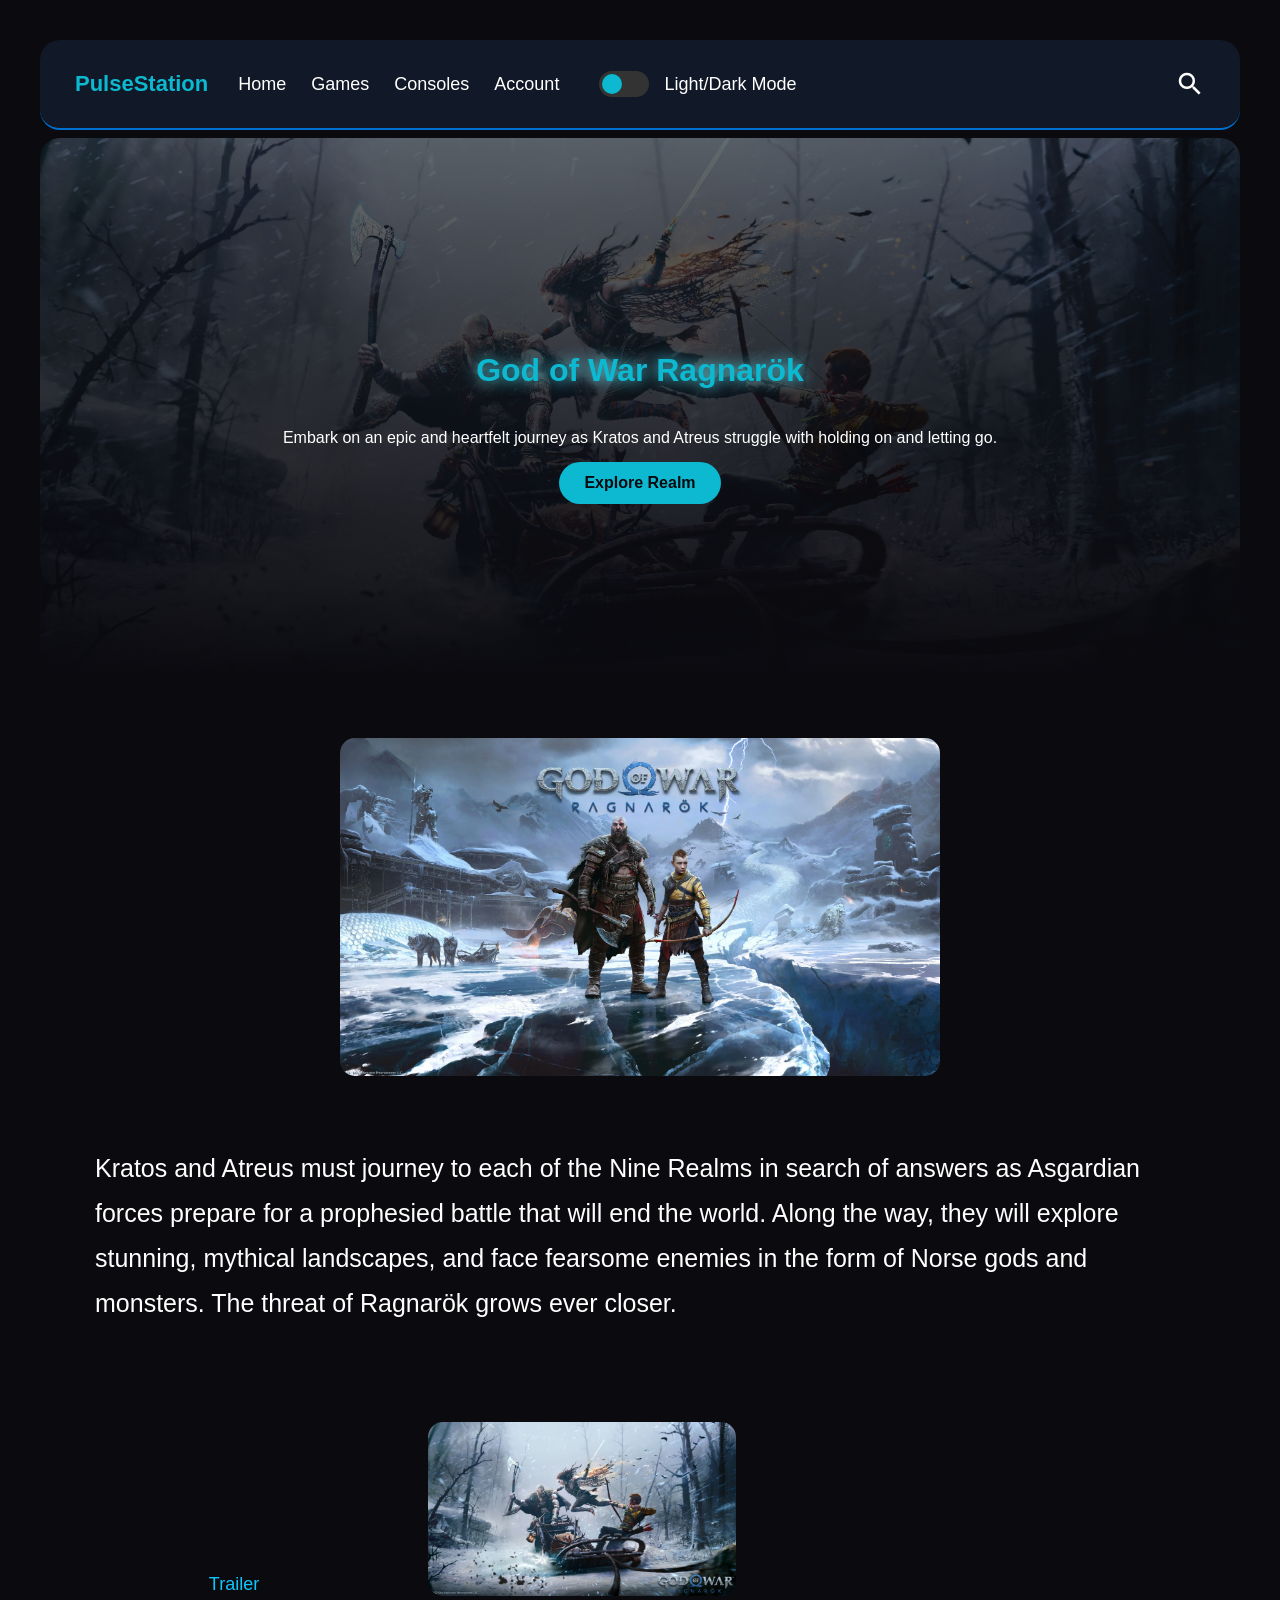
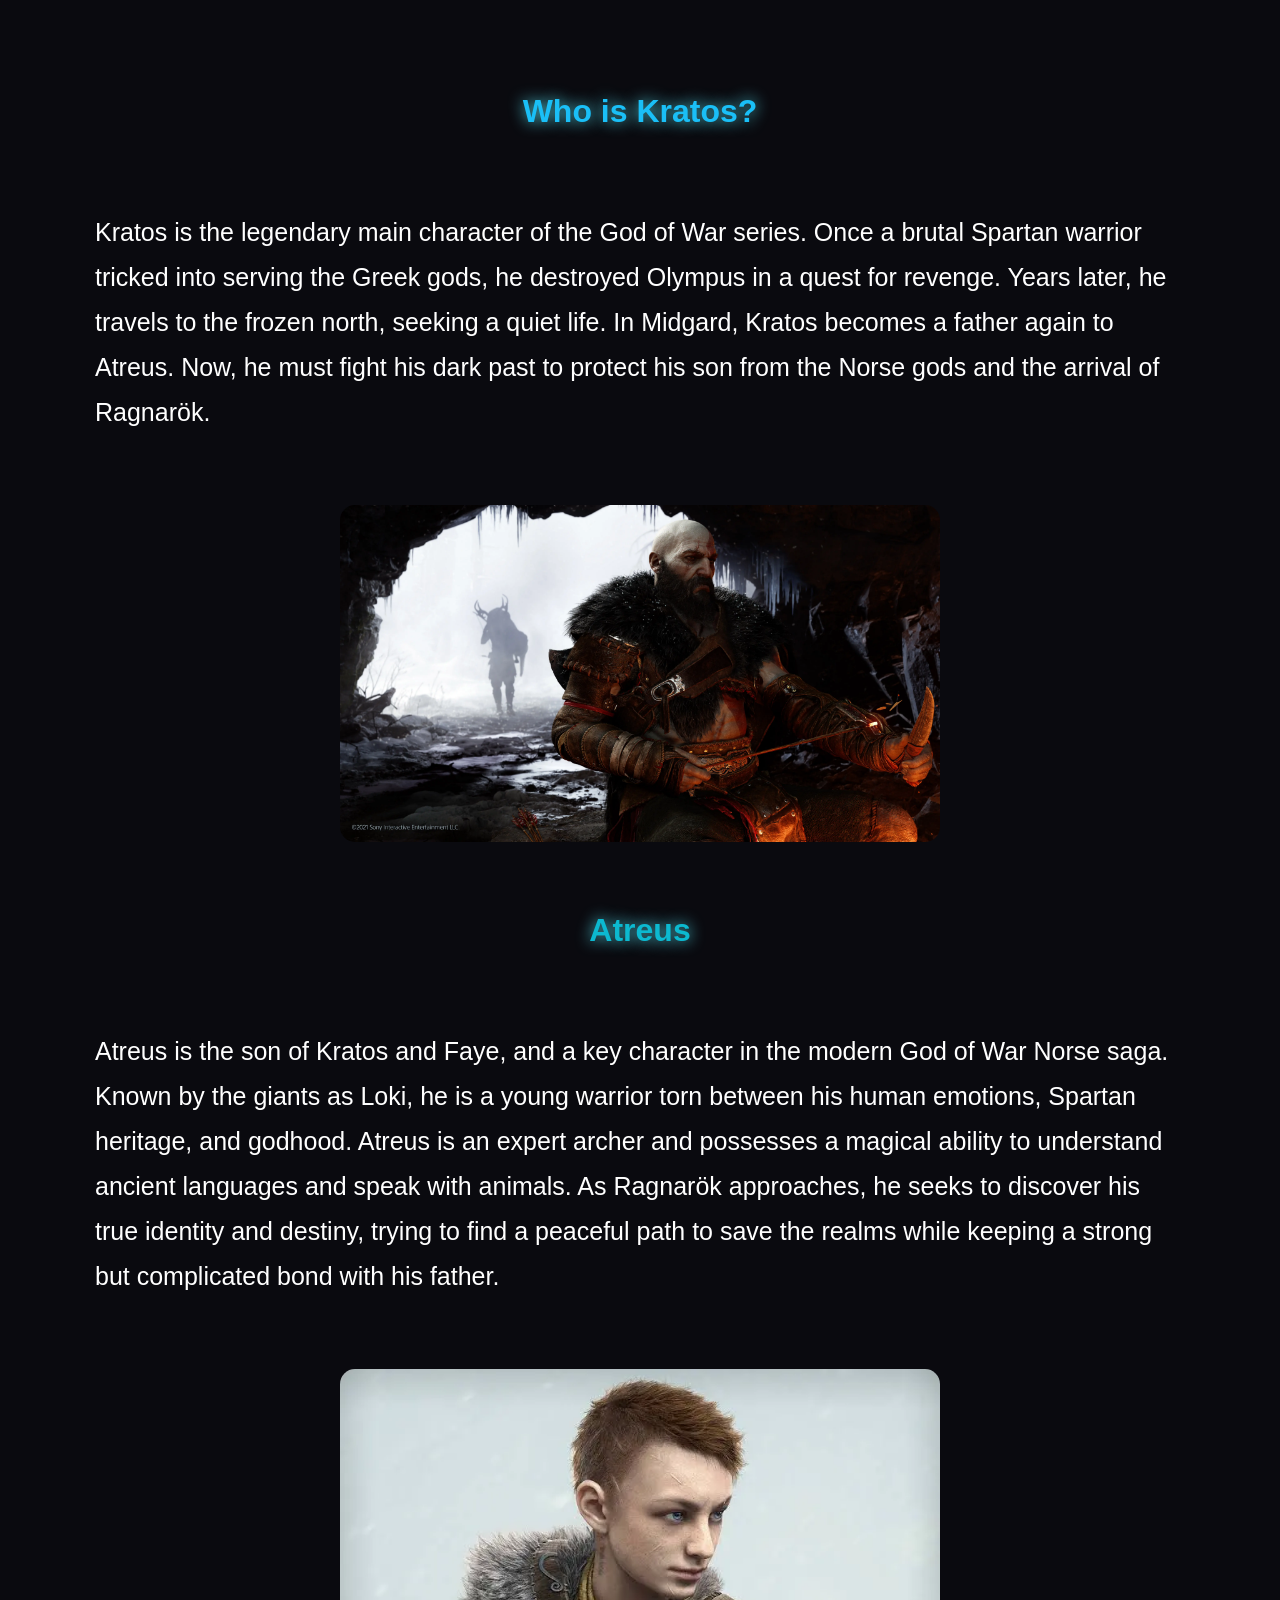
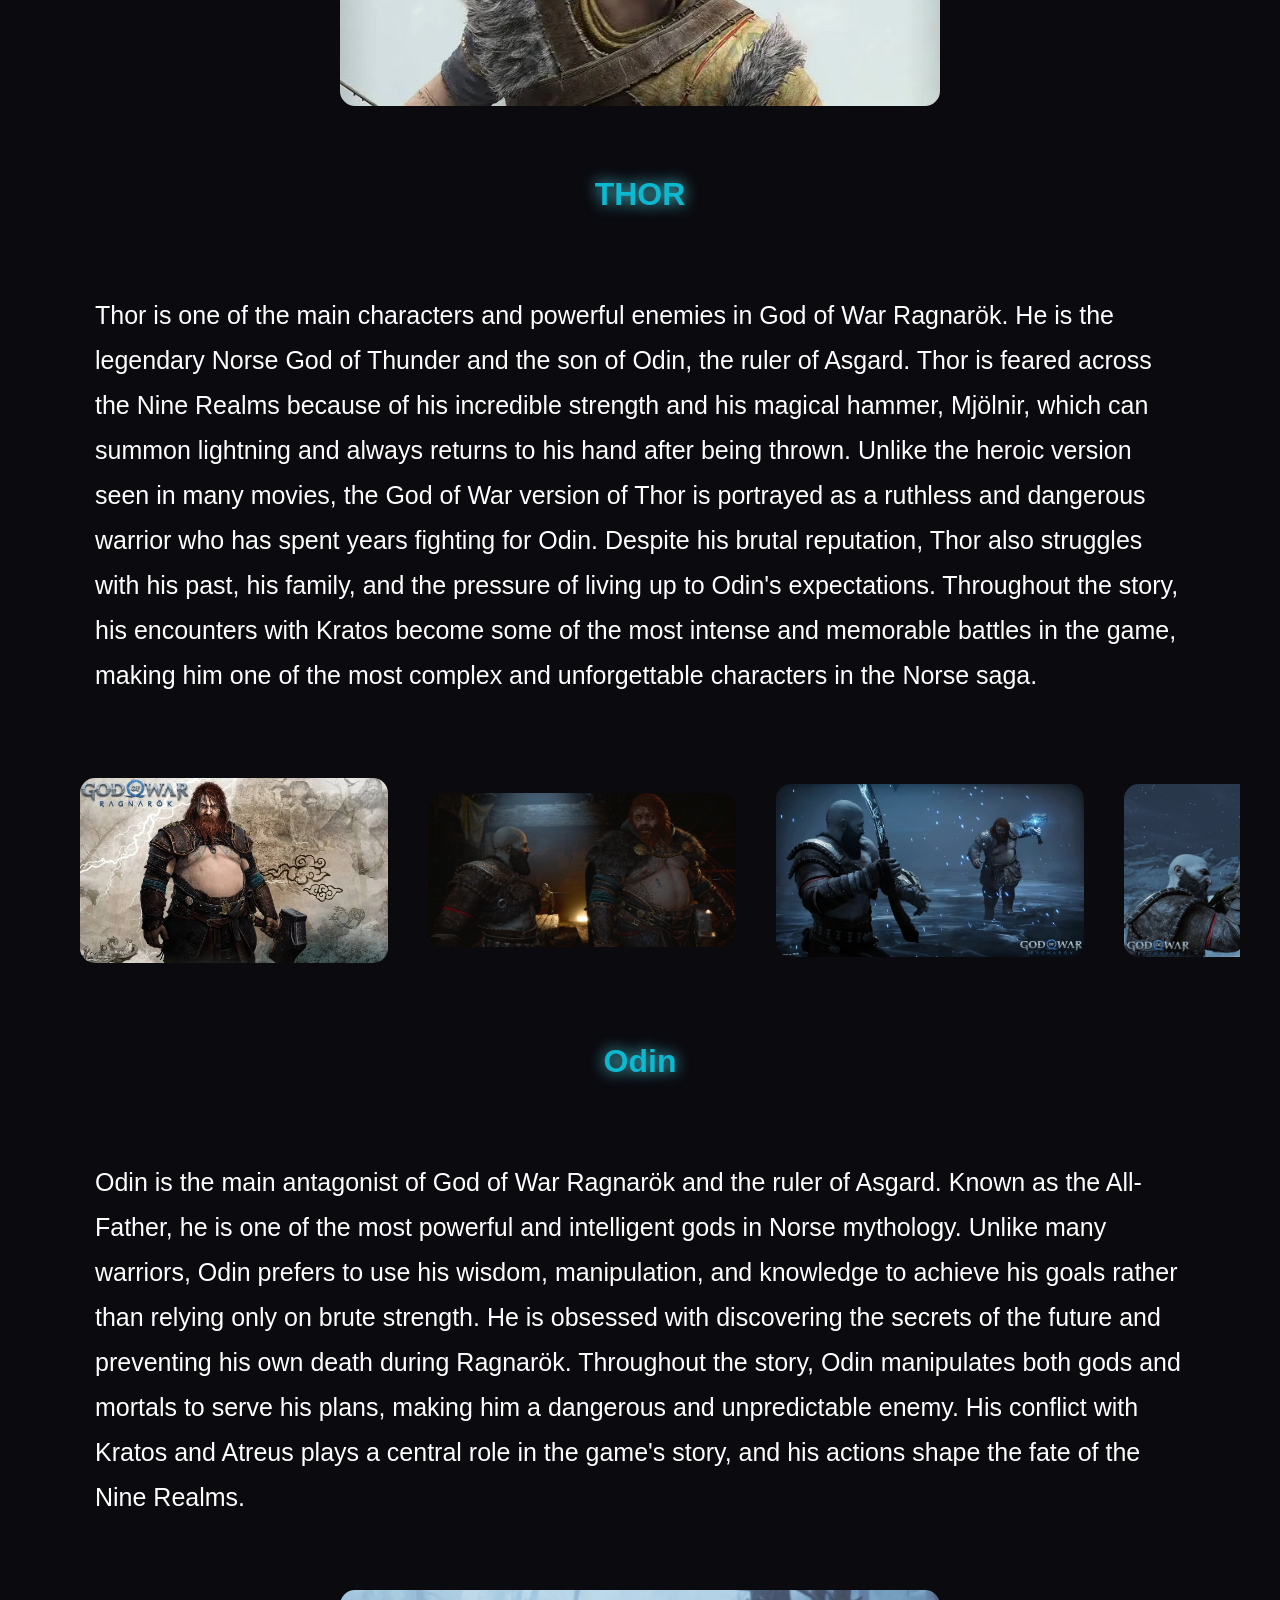
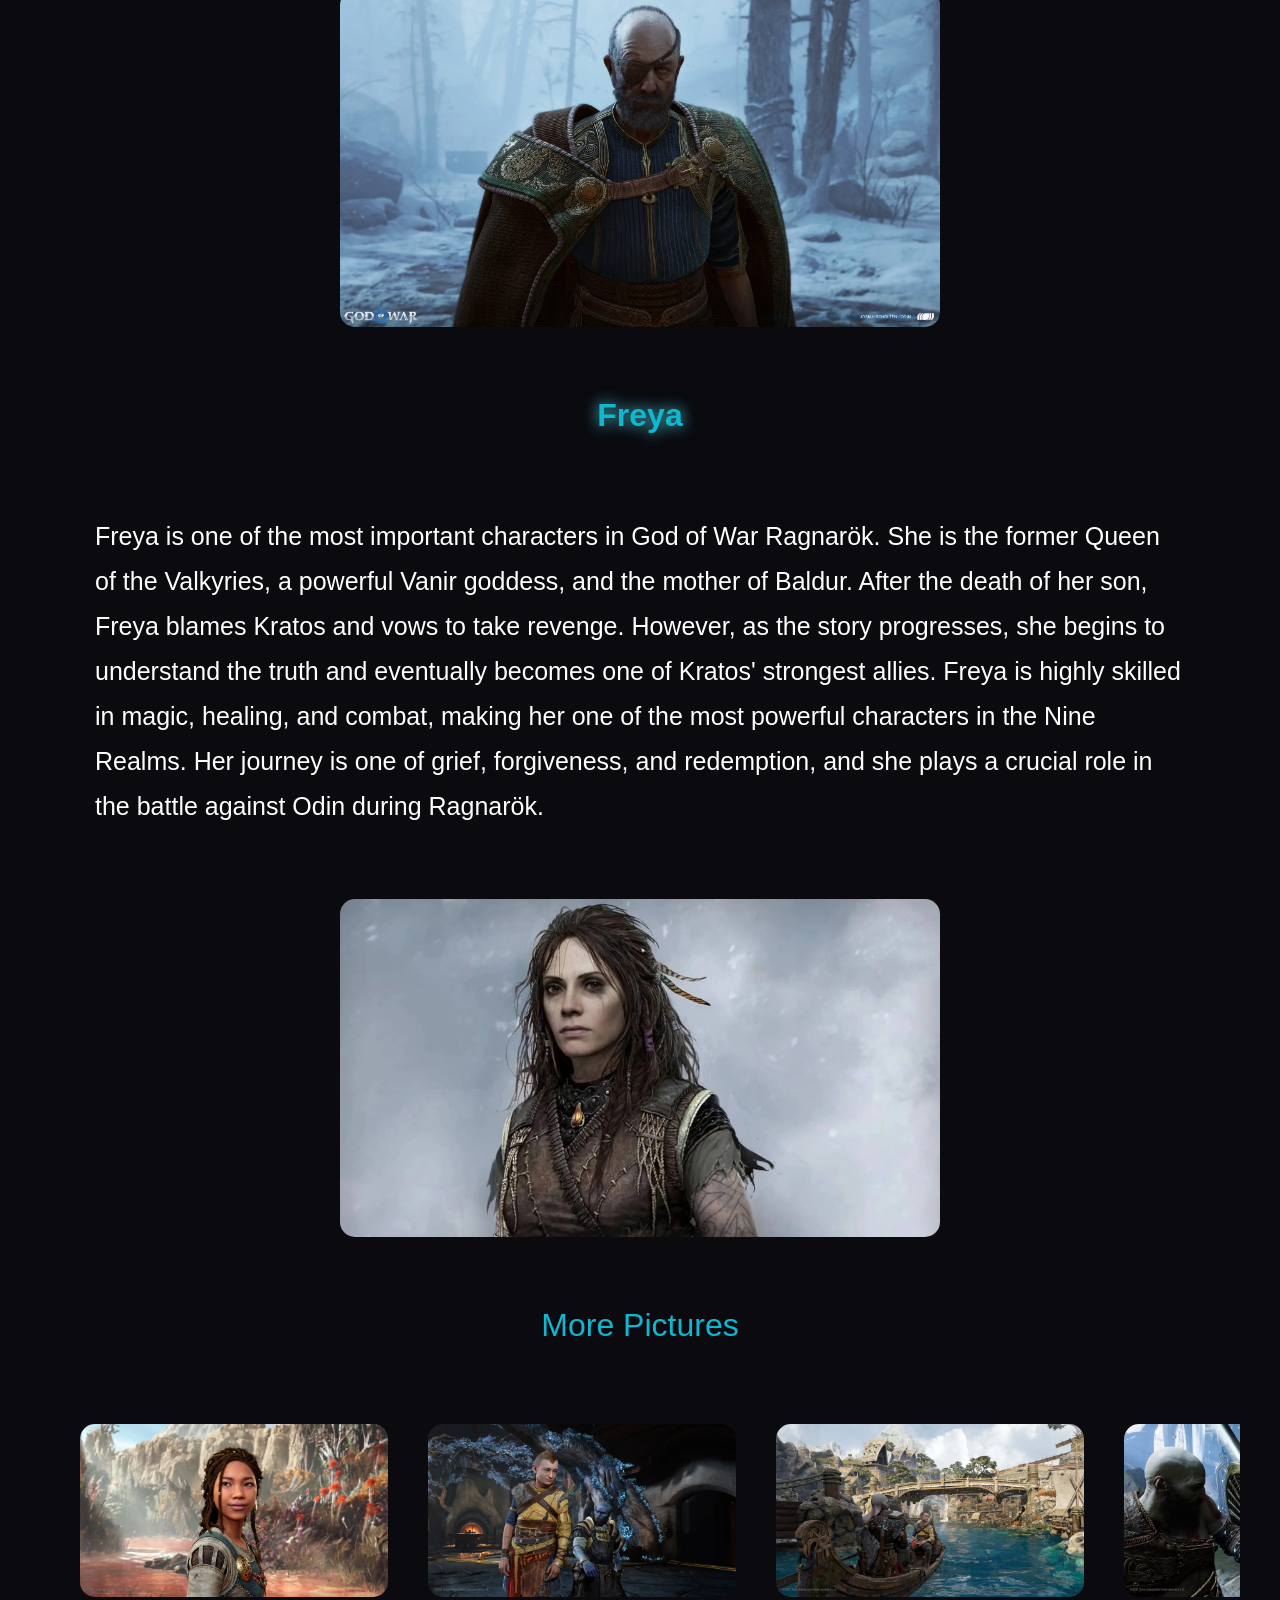
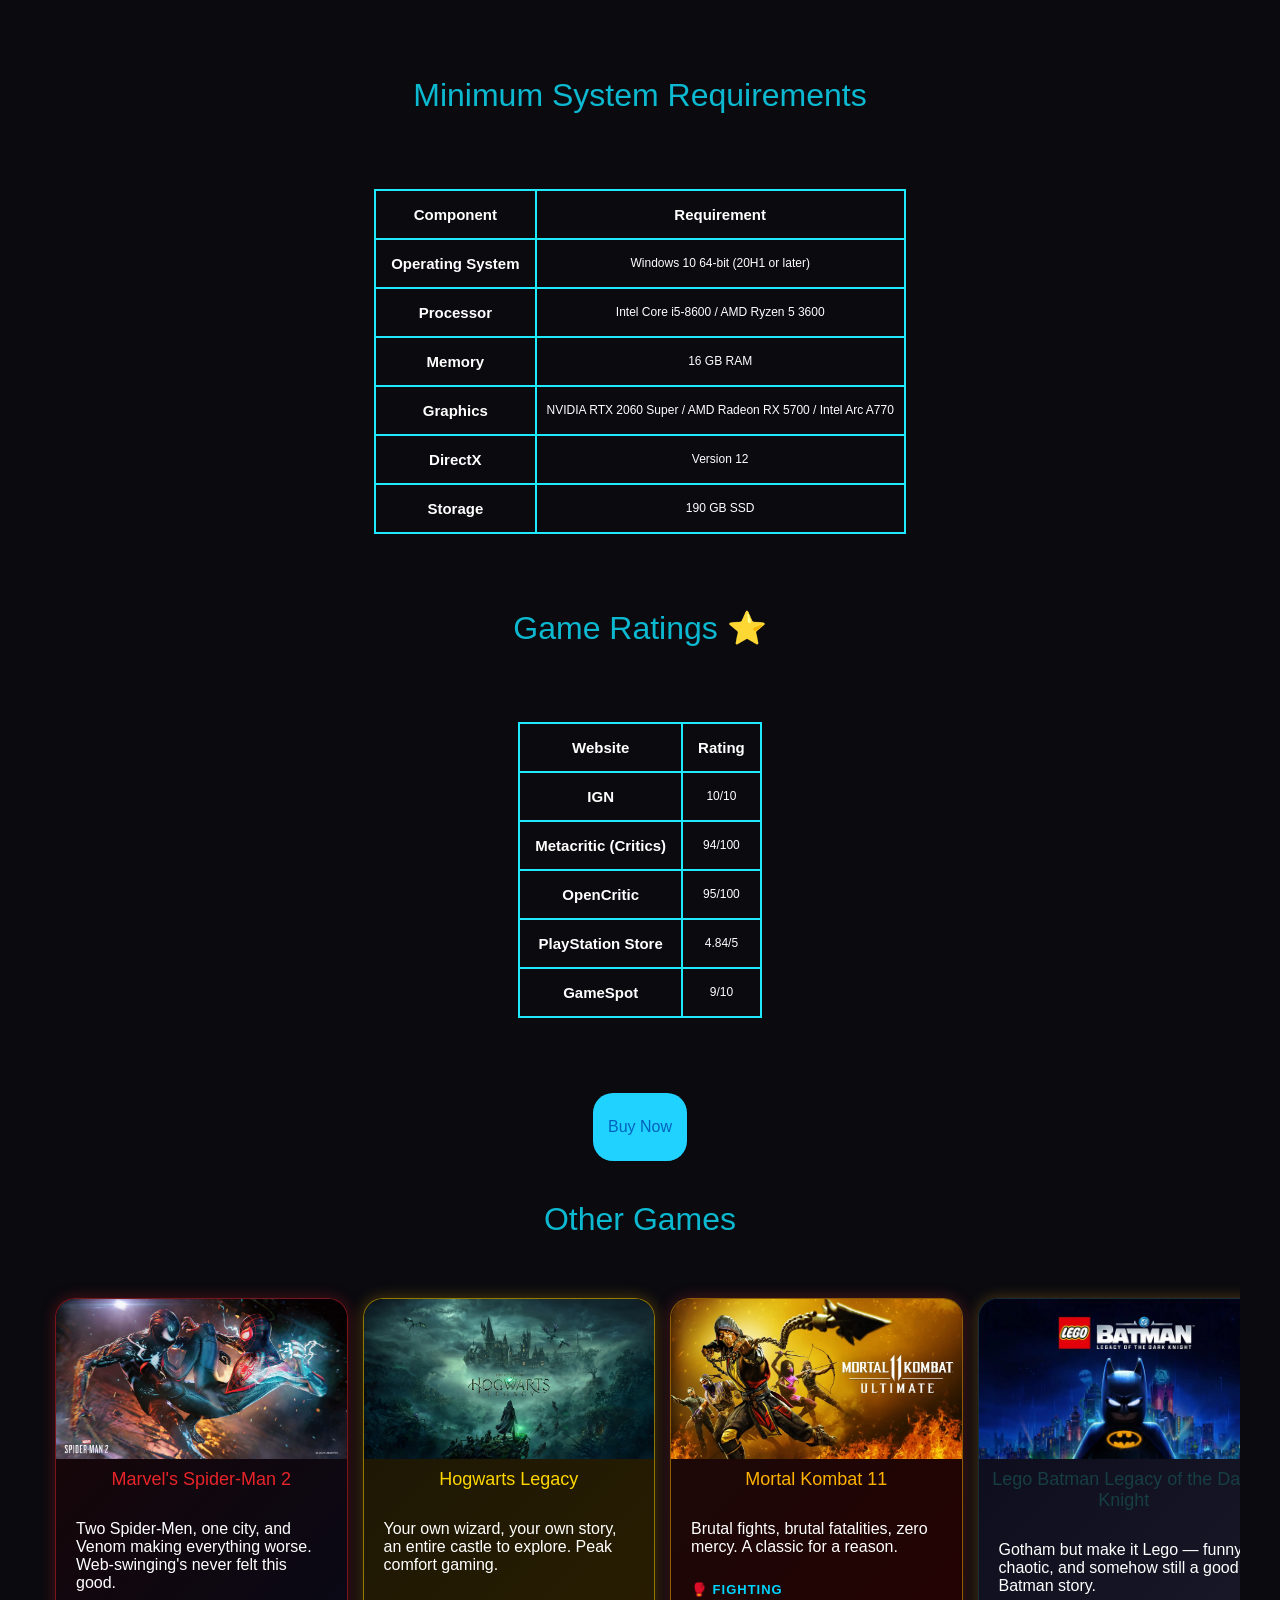
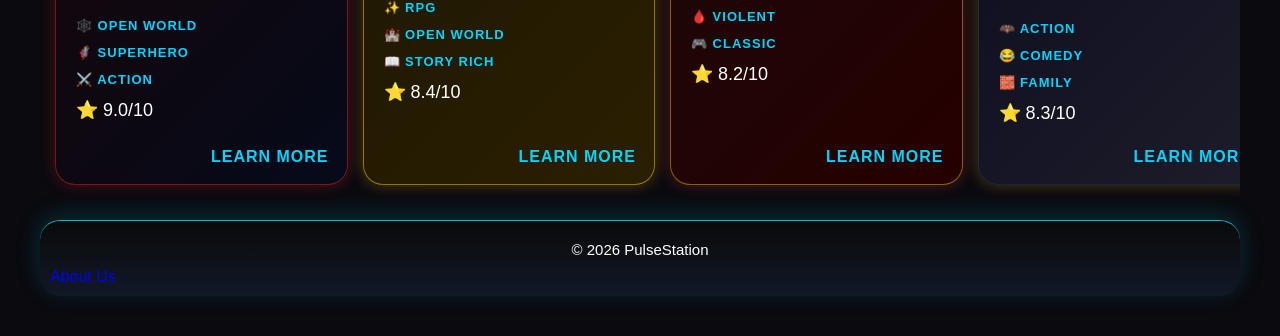
<file: godofwar.html>
<!DOCTYPE html>
<html lang="en">

<head>
  <link rel="stylesheet" href="https://fonts.googleapis.com/icon?family=Material+Icons">
  <meta charset="UTF-8">
  <link rel="stylesheet" href="./style.css">
  <meta name="viewport" content="width=device-width, initial-scale=1.0">
  <title>PulseStation | God of War Ragnarök</title>
  <meta name="description" content="Explore God of War Ragnarök on PlayStation - story, screenshots, ratings, and system requirements.">
  <meta property="og:title" content="God of War Ragnarök | PulseStation">
  <meta property="og:description" content="Explore God of War Ragnarök on PlayStation - story, screenshots, ratings, and system requirements.">
  <meta property="og:type" content="website">
  <meta property="og:image" content="godofwar_images/gow-pic1.webp">
  <link rel="icon" href="images/favicon.webp" type="image/webp">
  <meta name="theme-color" content="#0a0a0f">
</head>

<body id="top">

  <input type="checkbox" id="menu">
  <input type="checkbox" id="close-menu">

  <nav class="menu">

    <div class="label-div">
      <label class="close-window" for="menu">
        <span class="material-icons">close</span>
      </label>
    </div>

    <a class="nav-a" href="./index.html">
      <span class="material-icons">home</span>
      Home
    </a>

    <a class="nav-a" href="./games.html">
      <span class="material-icons">sports_esports</span>
      Games
    </a>

    <a class="nav-a" href="./console.html">
      <span class="material-icons">videogame_asset</span>
      Consoles
    </a>

    <details>
      <summary>
        <span class="material-icons">settings</span>
        Settings
      </summary><div class="theme-switch-div">
        <button id="theme-toggle" class="theme-switch">
  <span class="switch-knob"></span>
        </button><span class="light-dark-span">Light/Dark Mode</span></div>
    </details>

    <div class="login-signup-div">
      <a href="./signup.html">Sign Up</a>
      <a href="./login.html">Login</a>
    </div>

  </nav>

  <label class="overlay" for="menu"></label>

  <header>

    <label class="hambrger" for="menu">
      <span class="material-icons">density_medium</span>
    </label>

    <div class="logo-nav-group">
      <a href="./index.html" class="logo-link">
        <span class="website-name">PulseStation</span>
      </a>

      <nav class="desktop-nav">
        <a href="./index.html">Home</a>
        <a href="./games.html">Games</a>
        <a href="./console.html">Consoles</a>
        <a href="./login-and-sign-up.html">Account</a>
      </nav>
        <div class="theme-switch-div-desktop">
        <button id="theme-toggle-desktop" class="theme-switch">
  <span class="switch-knob"></span>
        </button><span class="light-dark-span">Light/Dark Mode</span></div>
    </div>

    <a class="search-a" href="https://store.playstation.com/en-us/search" target="_blank" rel="noopener">
      <span class="material-icons">search</span>
    </a>

  </header>

  <main>
    <section class="hero-section" style="--hero-bg: url('godofwar_images/gow-pic2.webp'); --accent-color: #e63946;">
      <div class="hero-content">
        <h1>God of War Ragnarök</h1>
        <p>Embark on an epic and heartfelt journey as Kratos and Atreus struggle with holding on and letting go.</p>
        <a class="hero-btn" href="#site-img-gow-id">Explore Realm</a>
      </div>
    </section>

    <div class="image-container">
      <img id="site-img-gow-id" class="site-img" src="godofwar_images/gow-pic1.webp" alt="God of War Ragnarok cover art">
    </div>

    <div class="about-playstation">
      <p class="playstation-p">Kratos and Atreus must journey to each of the Nine Realms in search of answers as Asgardian forces prepare for a prophesied battle that will end the world. Along the way, they will explore stunning, mythical landscapes, and face fearsome enemies in the form of Norse gods and monsters. The threat of Ragnarök grows ever closer.</p>
    </div>

    <div class="horizontal-scroll">
      <div class="image-container-gow">
        <iframe class="gow-trailer" src="https://www.youtube.com/embed/EE-4GvjKcfs" title="God of War Ragnarok Official Trailer"></iframe>
        <span class="span">Trailer</span>
      </div>

      <div class="image-container-gow">
        <img class="site-img-gow" src="godofwar_images/gow-pic2.webp" alt="God of War Ragnarok gameplay screenshot">
      </div>
    </div>

    <h2 style="color: #1abff7">Who is Kratos?</h2>

    <div class="about-playstation">
      <p class="playstation-p">Kratos is the legendary main character of the God of War series. Once a brutal Spartan warrior tricked into serving the Greek gods, he destroyed Olympus in a quest for revenge. Years later, he travels to the frozen north, seeking a quiet life. In Midgard, Kratos becomes a father again to Atreus. Now, he must fight his dark past to protect his son from the Norse gods and the arrival of Ragnarök.</p>
    </div>

    <div class="image-container">
      <img class="site-img" src="godofwar_images/I.webp" alt="Kratos in God of War Ragnarok">
    </div>

    <h2>Atreus</h2>

    <div class="about-playstation">
      <p class="playstation-p">Atreus is the son of Kratos and Faye, and a key character in the modern God of War Norse saga. Known by the giants as Loki, he is a young warrior torn between his human emotions, Spartan heritage, and godhood. Atreus is an expert archer and possesses a magical ability to understand ancient languages and speak with animals. As Ragnarök approaches, he seeks to discover his true identity and destiny, trying to find a peaceful path to save the realms while keeping a strong but complicated bond with his father.</p>
    </div>

    <div class="image-container">
      <img class="site-img" src="godofwar_images/Atreus.webp" alt="Atreus in God of War Ragnarok">
    </div>

    <h3>THOR</h3>
    <div class="about-playstation">
      <p class="playstation-p">Thor is one of the main characters and powerful enemies in God of War Ragnarök. He is the legendary Norse God of Thunder and the son of Odin, the ruler of Asgard. Thor is feared across the Nine Realms because of his incredible strength and his magical hammer, Mjölnir, which can summon lightning and always returns to his hand after being thrown. Unlike the heroic version seen in many movies, the God of War version of Thor is portrayed as a ruthless and dangerous warrior who has spent years fighting for Odin. Despite his brutal reputation, Thor also struggles with his past, his family, and the pressure of living up to Odin's expectations. Throughout the story, his encounters with Kratos become some of the most intense and memorable battles in the game, making him one of the most complex and unforgettable characters in the Norse saga.</p>
    </div>

    <div class="horizontal-scroll">
      <div class="image-container-gow">
        <img class="site-img-gow" src="godofwar_images/thor.webp" alt="Thor in God of War Ragnarok">
      </div>
      <div class="image-container-gow">
        <img class="site-img-gow" src="godofwar_images/Kratos-and-Thor-2.webp" alt="Kratos and Thor battle scene 1">
      </div>
      <div class="image-container-gow">
        <img class="site-img-gow" src="godofwar_images/Kratos-and-Thor-3.webp" alt="Kratos and Thor battle scene 2">
      </div>
      <div class="image-container-gow">
        <img class="site-img-gow" src="godofwar_images/Kratos-and-Thor-4.webp" alt="Kratos and Thor battle scene 3">
      </div>
    </div>

    <h3>Odin</h3>
    <div class="about-playstation">
      <p class="playstation-p">Odin is the main antagonist of God of War Ragnarök and the ruler of Asgard. Known as the All-Father, he is one of the most powerful and intelligent gods in Norse mythology. Unlike many warriors, Odin prefers to use his wisdom, manipulation, and knowledge to achieve his goals rather than relying only on brute strength. He is obsessed with discovering the secrets of the future and preventing his own death during Ragnarök. Throughout the story, Odin manipulates both gods and mortals to serve his plans, making him a dangerous and unpredictable enemy. His conflict with Kratos and Atreus plays a central role in the game's story, and his actions shape the fate of the Nine Realms.</p>
    </div>

    <div class="image-container">
      <img class="site-img" src="godofwar_images/odin.webp" alt="Odin in God of War Ragnarok">
    </div>

    <h4>Freya</h4>
    <div class="about-playstation">
      <p class="playstation-p">Freya is one of the most important characters in God of War Ragnarök. She is the former Queen of the Valkyries, a powerful Vanir goddess, and the mother of Baldur. After the death of her son, Freya blames Kratos and vows to take revenge. However, as the story progresses, she begins to understand the truth and eventually becomes one of Kratos' strongest allies. Freya is highly skilled in magic, healing, and combat, making her one of the most powerful characters in the Nine Realms. Her journey is one of grief, forgiveness, and redemption, and she plays a crucial role in the battle against Odin during Ragnarök.</p>
    </div>

    <div class="image-container">
      <img class="site-img" src="godofwar_images/freya.webp" alt="Freya in God of War Ragnarok">
    </div>

    <p class="short">More Pictures</p>

    <div class="horizontal-scroll">
      <div class="more-pic">
        <img class="site-img-gow" src="godofwar_images/A.webp" alt="God of War Ragnarok screenshot 1">
      </div>
      <div class="more-pic">
        <img class="site-img-gow" src="godofwar_images/B.webp" alt="God of War Ragnarok screenshot 2">
      </div>
      <div class="more-pic">
        <img class="site-img-gow" src="godofwar_images/C.webp" alt="God of War Ragnarok screenshot 3">
      </div>
      <div class="more-pic">
        <img class="site-img-gow" src="godofwar_images/D.webp" alt="God of War Ragnarok screenshot 4">
      </div>
      <div class="more-pic">
        <img class="site-img-gow" src="godofwar_images/E.webp" alt="God of War Ragnarok screenshot 5">
      </div>
      <div class="more-pic">
        <img class="site-img-gow" src="godofwar_images/F.webp" alt="God of War Ragnarok screenshot 6">
      </div>
      <div class="more-pic">
        <img class="site-img-gow" src="godofwar_images/G.webp" alt="God of War Ragnarok screenshot 7">
      </div>
      <div class="more-pic">
        <img class="site-img-gow" src="godofwar_images/H.webp" alt="God of War Ragnarok screenshot 8">
      </div>
      <div class="more-pic">
        <img class="site-img-gow" src="godofwar_images/I.webp" alt="God of War Ragnarok screenshot 9">
      </div>
      <div class="more-pic">
        <img class="site-img-gow" src="godofwar_images/J.webp" alt="God of War Ragnarok screenshot 10">
      </div>
      <div class="more-pic">
        <img class="site-img-gow" src="godofwar_images/K.webp" alt="God of War Ragnarok screenshot 11">
      </div>
      <div class="more-pic">
        <img class="site-img-gow" src="godofwar_images/L.webp" alt="God of War Ragnarok screenshot 12">
      </div>
      <div class="more-pic">
        <img class="site-img-gow" src="godofwar_images/M.webp" alt="God of War Ragnarok screenshot 13">
      </div>
      <div class="more-pic">
        <img class="site-img-gow" src="godofwar_images/O.webp" alt="God of War Ragnarok screenshot 14">
      </div>
      <div class="more-pic">
        <img class="site-img-gow" src="godofwar_images/P.webp" alt="God of War Ragnarok screenshot 15">
      </div>
      <div class="more-pic">
        <img class="site-img-gow" src="godofwar_images/Q.webp" alt="God of War Ragnarok screenshot 16">
      </div>
      <div class="more-pic">
        <img class="site-img-gow" src="godofwar_images/R.webp" alt="God of War Ragnarok screenshot 17">
      </div>
    </div>

    <p class="short">Minimum System Requirements</p>
    <div class="table-div">
      <table>
        <thead>
          <tr>
            <th>Component</th>
            <th>Requirement</th>
          </tr>
        </thead>
        <tbody>
          <tr>
            <th>Operating System</th>
            <td>Windows 10 64-bit (20H1 or later)</td>
          </tr>
          <tr>
            <th>Processor</th>
            <td>Intel Core i5-8600 / AMD Ryzen 5 3600</td>
          </tr>
          <tr>
            <th>Memory</th>
            <td>16 GB RAM</td>
          </tr>
          <tr>
            <th>Graphics</th>
            <td>NVIDIA RTX 2060 Super / AMD Radeon RX 5700 / Intel Arc A770</td>
          </tr>
          <tr>
            <th>DirectX</th>
            <td>Version 12</td>
          </tr>
          <tr>
            <th>Storage</th>
            <td>190 GB SSD</td>
          </tr>
        </tbody>
      </table>
    </div>

    <p class="short">Game Ratings ⭐</p>
    <div class="table-div">
      <table>
        <thead>
          <tr>
            <th>Website</th>
            <th>Rating</th>
          </tr>
        </thead>
        <tbody>
          <tr>
            <th>IGN</th>
            <td>10/10</td>
          </tr>
          <tr>
            <th>Metacritic (Critics)</th>
            <td>94/100</td>
          </tr>
          <tr>
            <th>OpenCritic</th>
            <td>95/100</td>
          </tr>
          <tr>
            <th>PlayStation Store</th>
            <td>4.84/5</td>
          </tr>
          <tr>
            <th>GameSpot</th>
            <td>9/10</td>
          </tr>
        </tbody>
      </table>
    </div>

    <div class="buy-play-div">
      <a class="buy-play" href="https://store.playstation.com/en-us/concept/10001850" target="_blank" rel="noopener">Buy Now</a>
    </div>

    <p class="short">Other Games</p>

    <div class="games-div">
      <div class="image-container-sp2">
        <img class="card-img" src="spiderman2_images/marvels-spider-man-2-3840x2160-30218.webp" loading="lazy" alt="Marvel's Spider-Man 2 game cover">
        <iframe class="card-iframe" data-src="https://www.youtube.com/embed/9fVYKsEmuRo?mute=1" loading="lazy" title="Marvel's Spider-Man 2 Trailer"></iframe>
        <div class="sp2-name">Marvel's Spider-Man 2</div>
        <div class="information-div">
          <p>Two Spider-Men, one city, and Venom making everything worse. Web-swinging's never felt this good.</p>
          <span class="genre">🕸️ Open World</span>
          <span class="genre">🦸 Superhero</span>
          <span class="genre">⚔️ Action</span>
          <span class="score">⭐ 9.0/10</span>
          <a class="learn-more" href="./spiderman2.html">Learn More</a>
        </div>
      </div>

      <div class="image-container-hogwarts">
        <img class="card-img" src="images/Hogwarts.webp" loading="lazy" alt="Hogwarts Legacy game cover">
        <iframe class="card-iframe" data-src="https://www.youtube.com/embed/NTnok1LvKUk?mute=1" loading="lazy" title="Hogwarts Legacy Trailer"></iframe>
        <div class="hogwarts-name">Hogwarts Legacy</div>
        <div class="information-div">
          <p>Your own wizard, your own story, an entire castle to explore. Peak comfort gaming.</p>
          <span class="genre">✨ RPG</span>
          <span class="genre">🏰 Open World</span>
          <span class="genre">📖 Story Rich</span>
          <span class="score">⭐ 8.4/10</span>
          <span class="learn-more">Learn More</span>
        </div>
      </div>

      <div class="image-container-mortal11">
        <img class="card-img" src="images/Mortal11.webp" loading="lazy" alt="Mortal Kombat 11 game cover">
        <iframe class="card-iframe" data-src="https://www.youtube.com/embed/JTGRHx3H6N0?mute=1" loading="lazy" title="Mortal Kombat 11 Trailer"></iframe>
        <div class="mortal11-name">Mortal Kombat 11</div>
        <div class="information-div">
          <p>Brutal fights, brutal fatalities, zero mercy. A classic for a reason.</p>
          <span class="genre">🥊 Fighting</span>
          <span class="genre">🩸 Violent</span>
          <span class="genre">🎮 Classic</span>
          <span class="score">⭐ 8.2/10</span>
          <span class="learn-more">Learn More</span>
        </div>
      </div>

      <div class="image-container-lego">
        <img class="card-img" src="images/Lego.webp" loading="lazy" alt="Lego Batman Legacy of the Dark Knight game cover">
        <iframe class="card-iframe" data-src="https://www.youtube.com/embed/DfJaUpW_P00?mute=1" loading="lazy" title="Lego Batman Legacy of the Dark Knight Trailer"></iframe>
        <div class="lego-name">Lego Batman Legacy of the Dark Knight</div>
        <div class="information-div">
          <p>Gotham but make it Lego — funny, chaotic, and somehow still a good Batman story.</p>
          <span class="genre">🦇 Action</span>
          <span class="genre">😂 Comedy</span>
          <span class="genre">🧱 Family</span>
          <span class="score">⭐ 8.3/10</span>
          <span class="learn-more">Learn More</span>
        </div>
      </div>

      <div class="image-container-ghost-of-yotei">
        <img class="card-img" src="images/Ghost-of-Yotei.webp" loading="lazy" alt="Ghost Of Yotei game cover">
        <iframe class="card-iframe" data-src="https://www.youtube.com/embed/sLcksHR30UA?mute=1" loading="lazy" title="Ghost of Yotei Trailer"></iframe>
        <div class="ghost-of-yotei-name">Ghost of Yōtei</div>
        <div class="information-div">
          <p>Snowy mountains, a lone warrior, revenge on her mind. From the makers of Tsushima.</p>
          <span class="genre">❄️ Samurai</span>
          <span class="genre">⚔️ Action</span>
          <span class="genre">🎬 Story Rich</span>
          <span class="score">⭐ 8.6/10</span>
          <span class="learn-more">Learn More</span>
        </div>
      </div>

      <div class="image-container-ghost-of-tsushima">
        <img class="card-img" src="images/Gost.webp" loading="lazy" alt="Ghost Of Tsushima game cover">
        <iframe class="card-iframe" data-src="https://www.youtube.com/embed/sc4_dXjkCl8?mute=1" loading="lazy" title="Ghost of Tsushima Trailer"></iframe>
        <div class="tsushima-name">Ghost of Tsushima</div>
        <div class="information-div">
          <p>One of the most beautiful games ever made. Also happens to have great sword fights.</p>
          <span class="genre">🍁 Samurai</span>
          <span class="genre">🌍 Open World</span>
          <span class="genre">⚔️ Action</span>
          <span class="score">⭐ 8.3/10</span>
          <span class="learn-more">Learn More</span>
        </div>
      </div>

      <div class="image-container-assassin">
        <img class="card-img" src="images/Assassins.webp" loading="lazy" alt="Assassin's Creed Shadows game cover">
        <iframe class="card-iframe" data-src="https://www.youtube.com/embed/f2s4cgHsnTA?mute=1" loading="lazy" title="Assassin's Creed Shadows Trailer"></iframe>
        <div class="assassin-name">Assassin's Creed Shadows</div>
        <div class="information-div">
          <p>Feudal Japan, two very different assassins, stealth done right.</p>
          <span class="genre">🥷 Stealth</span>
          <span class="genre">🏯 Open World</span>
          <span class="genre">⚔️ Action</span>
          <span class="score">⭐ 8.1/10</span>
          <span class="learn-more">Learn More</span>
        </div>
      </div>

      <div class="image-container-resident">
        <img class="card-img" src="images/resident-evil-requiem.webp" loading="lazy" alt="Resident Evil Requiem game cover">
        <iframe class="card-iframe" data-src="https://www.youtube.com/embed/9lrThxCoznw?mute=1" loading="lazy" title="Resident Evil Requiem Trailer"></iframe>
        <div class="resident-name">Resident Evil Requiem</div>
        <div class="information-div">
          <p>New nightmare, same terrifying Resident Evil dread. Sleep with the lights on.</p>
          <span class="genre">😱 Horror</span>
          <span class="genre">🧟 Survival</span>
          <span class="genre">🔦 Suspense</span>
          <span class="score">⭐ 8.9/10</span>
          <span class="learn-more">Learn More</span>
        </div>
      </div>
    </div>
  </main>

  <footer>
    <span class="footer-span">© 2026 PulseStation</span>
    <a href="./index.html#about">About Us</a>
  </footer>

  <a class="back-to-top" href="#top"><i class="material-icons">keyboard_arrow_up</i></a>

  <script src="./script.js"></script>
</body>

</html>
</file>
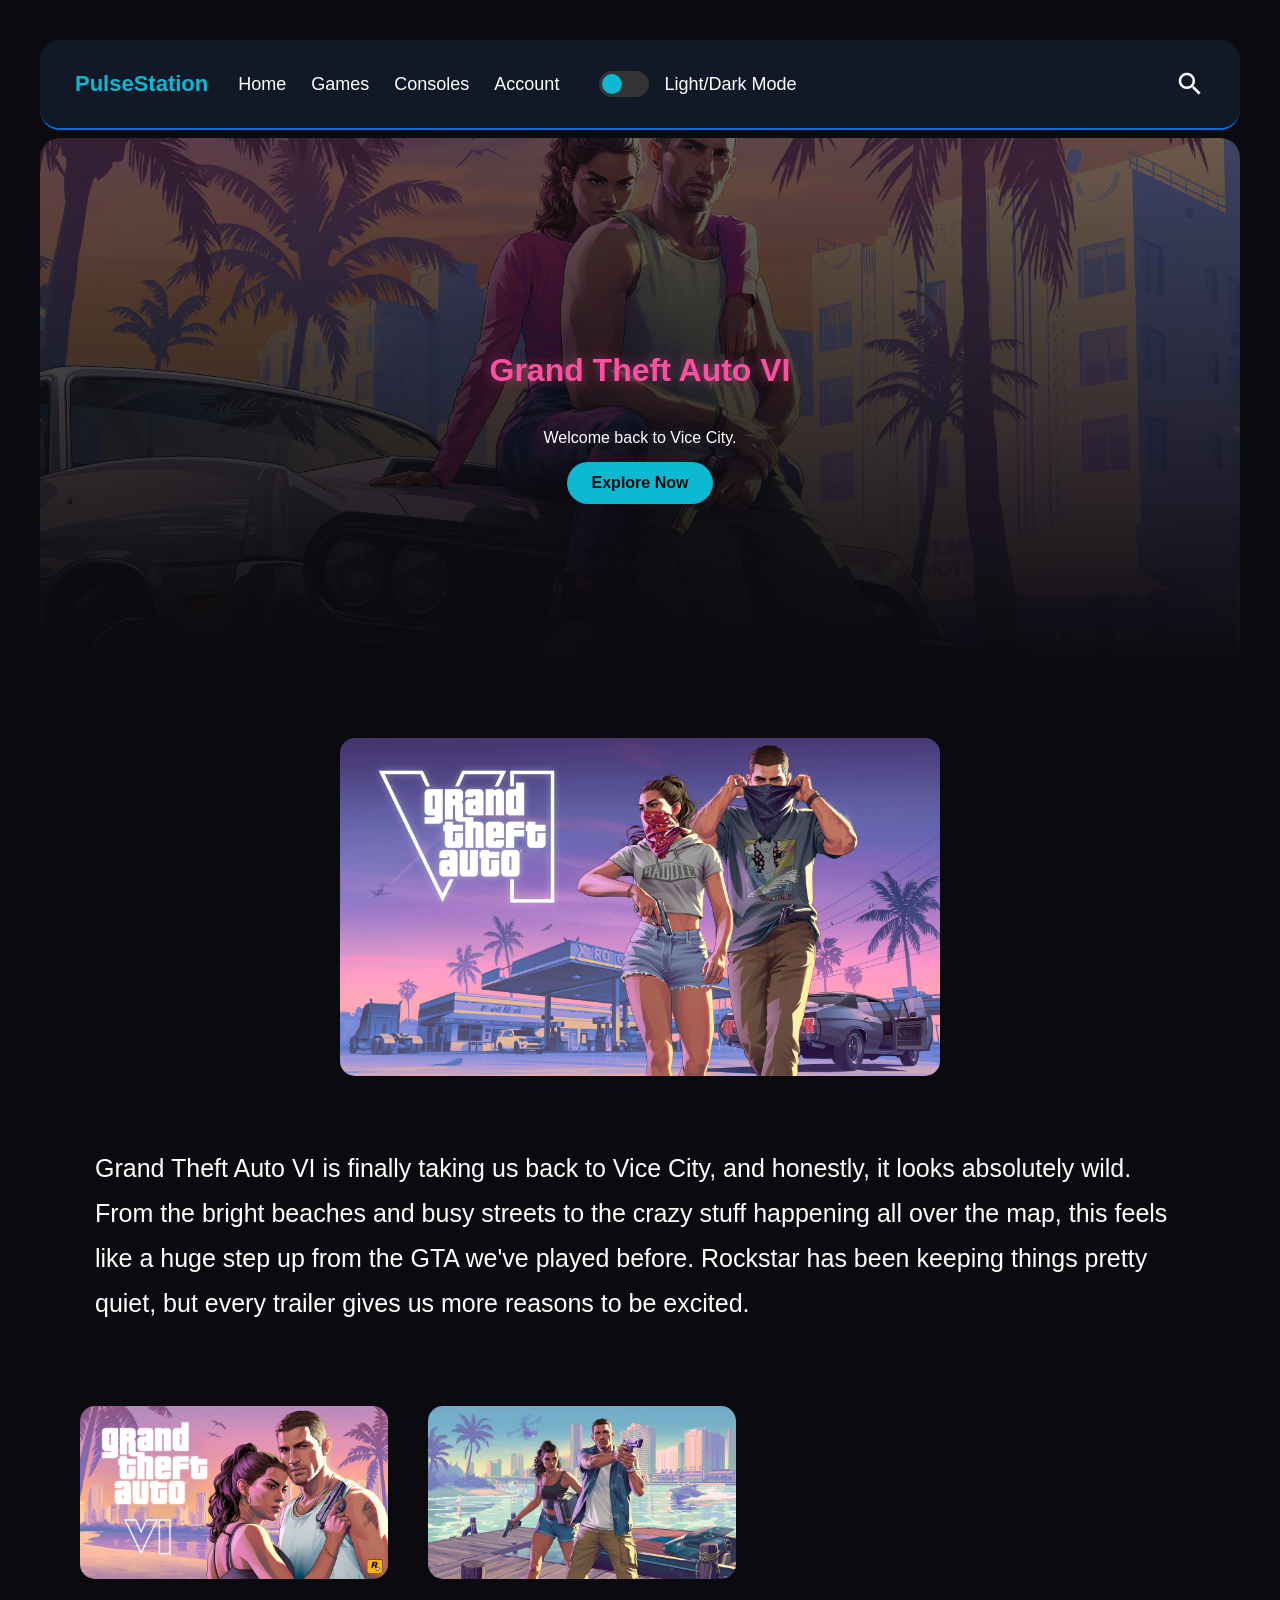
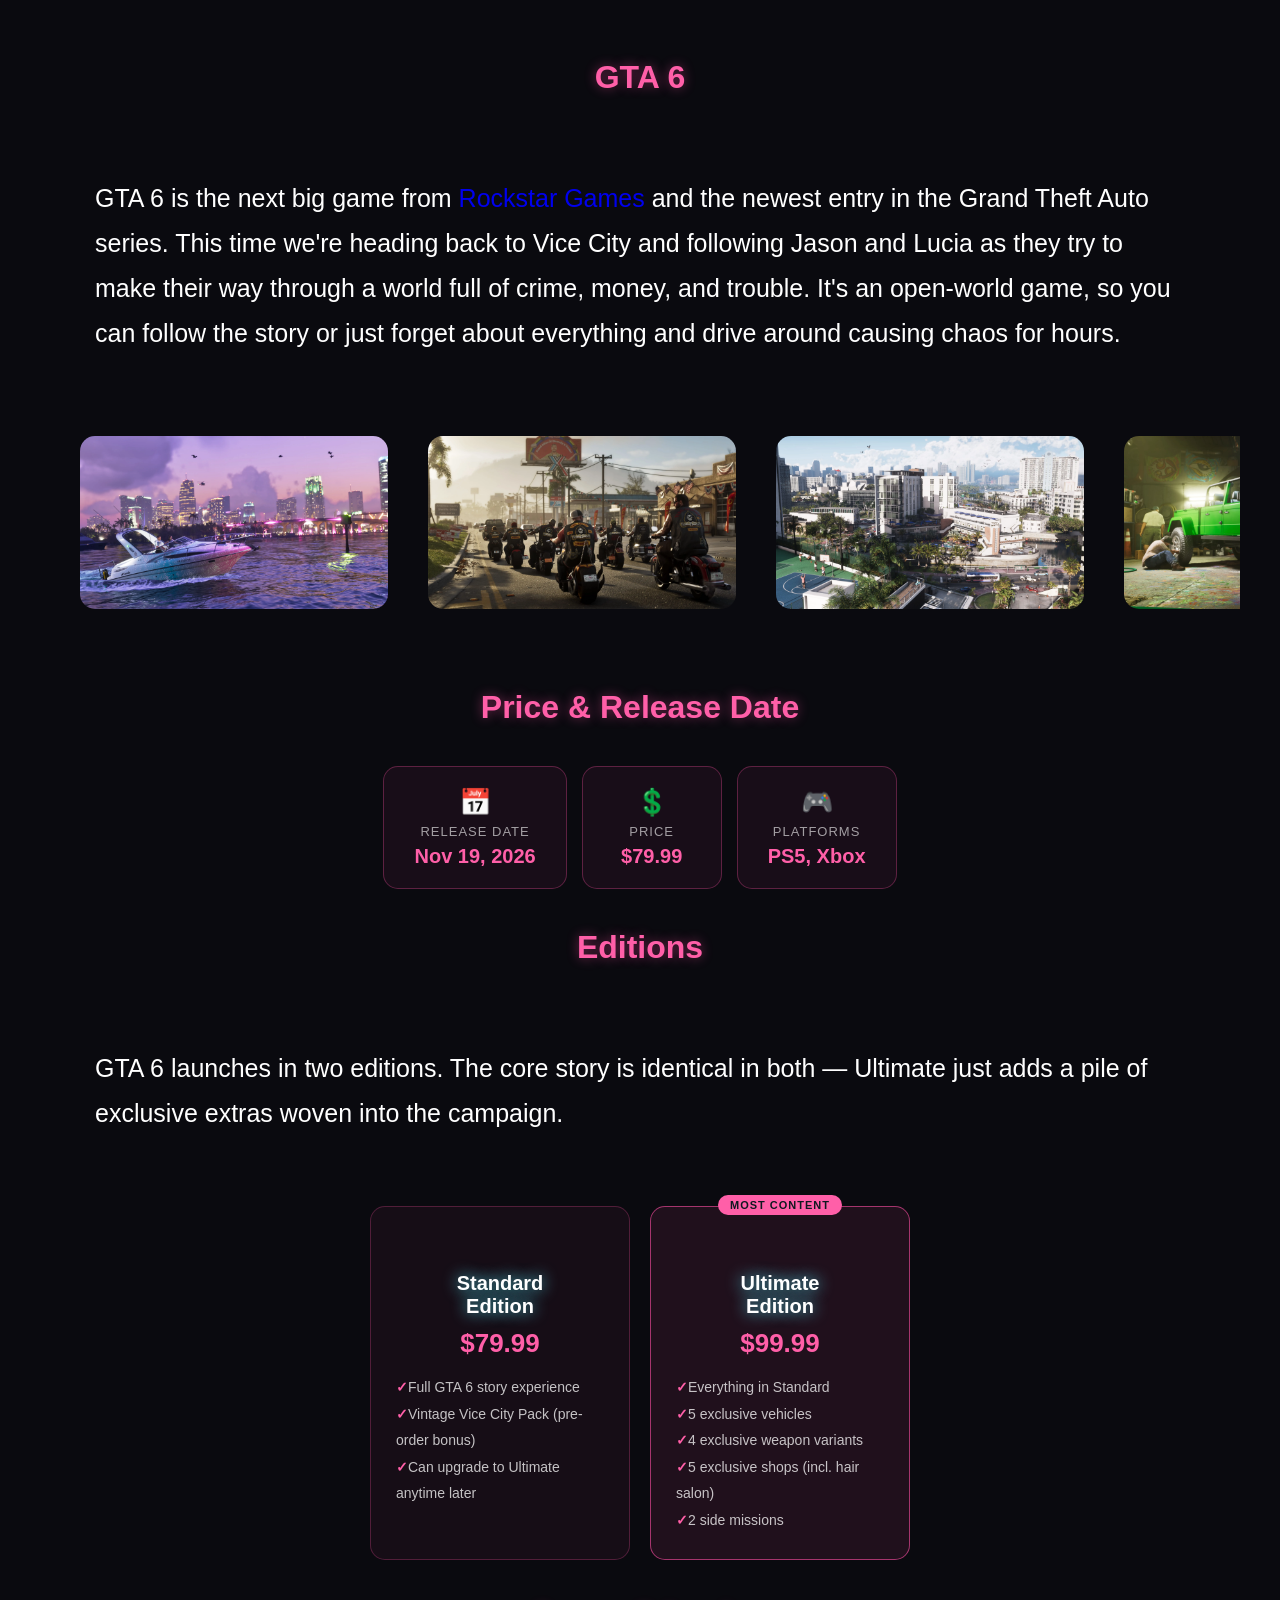
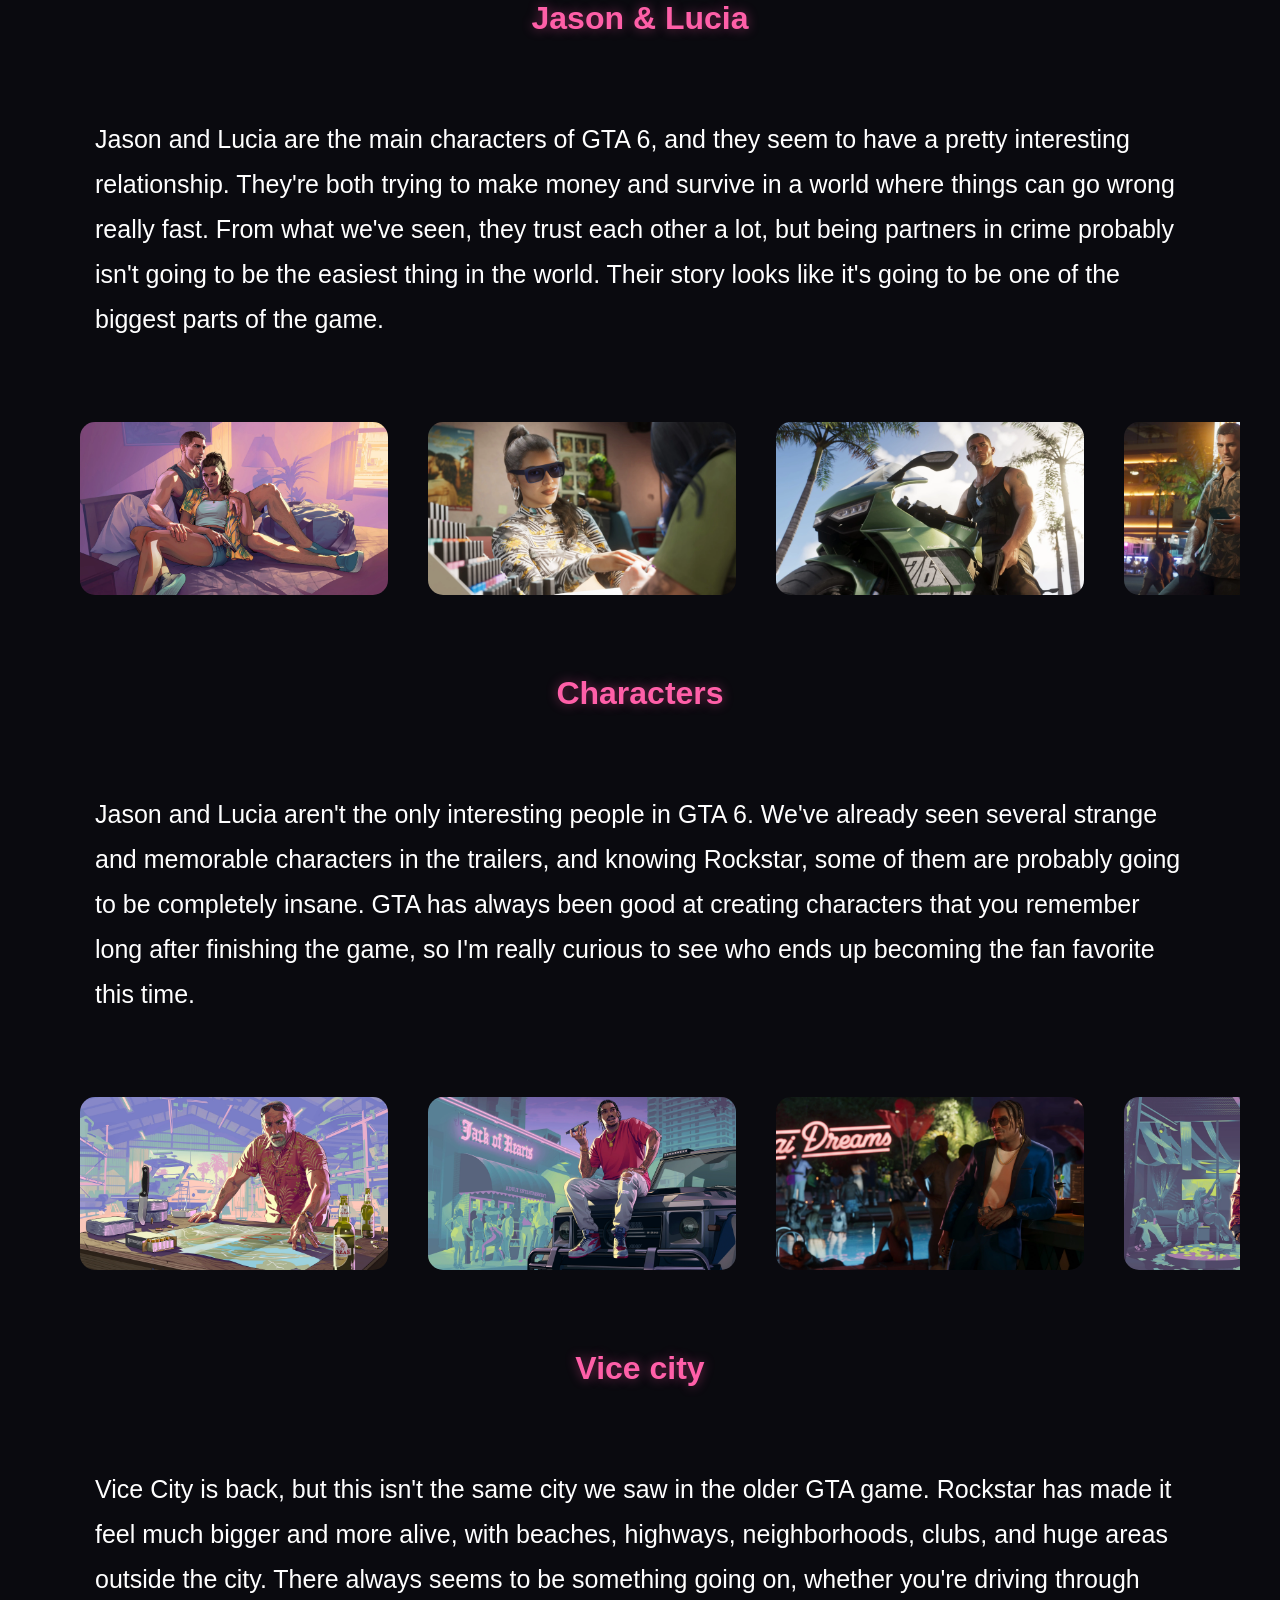
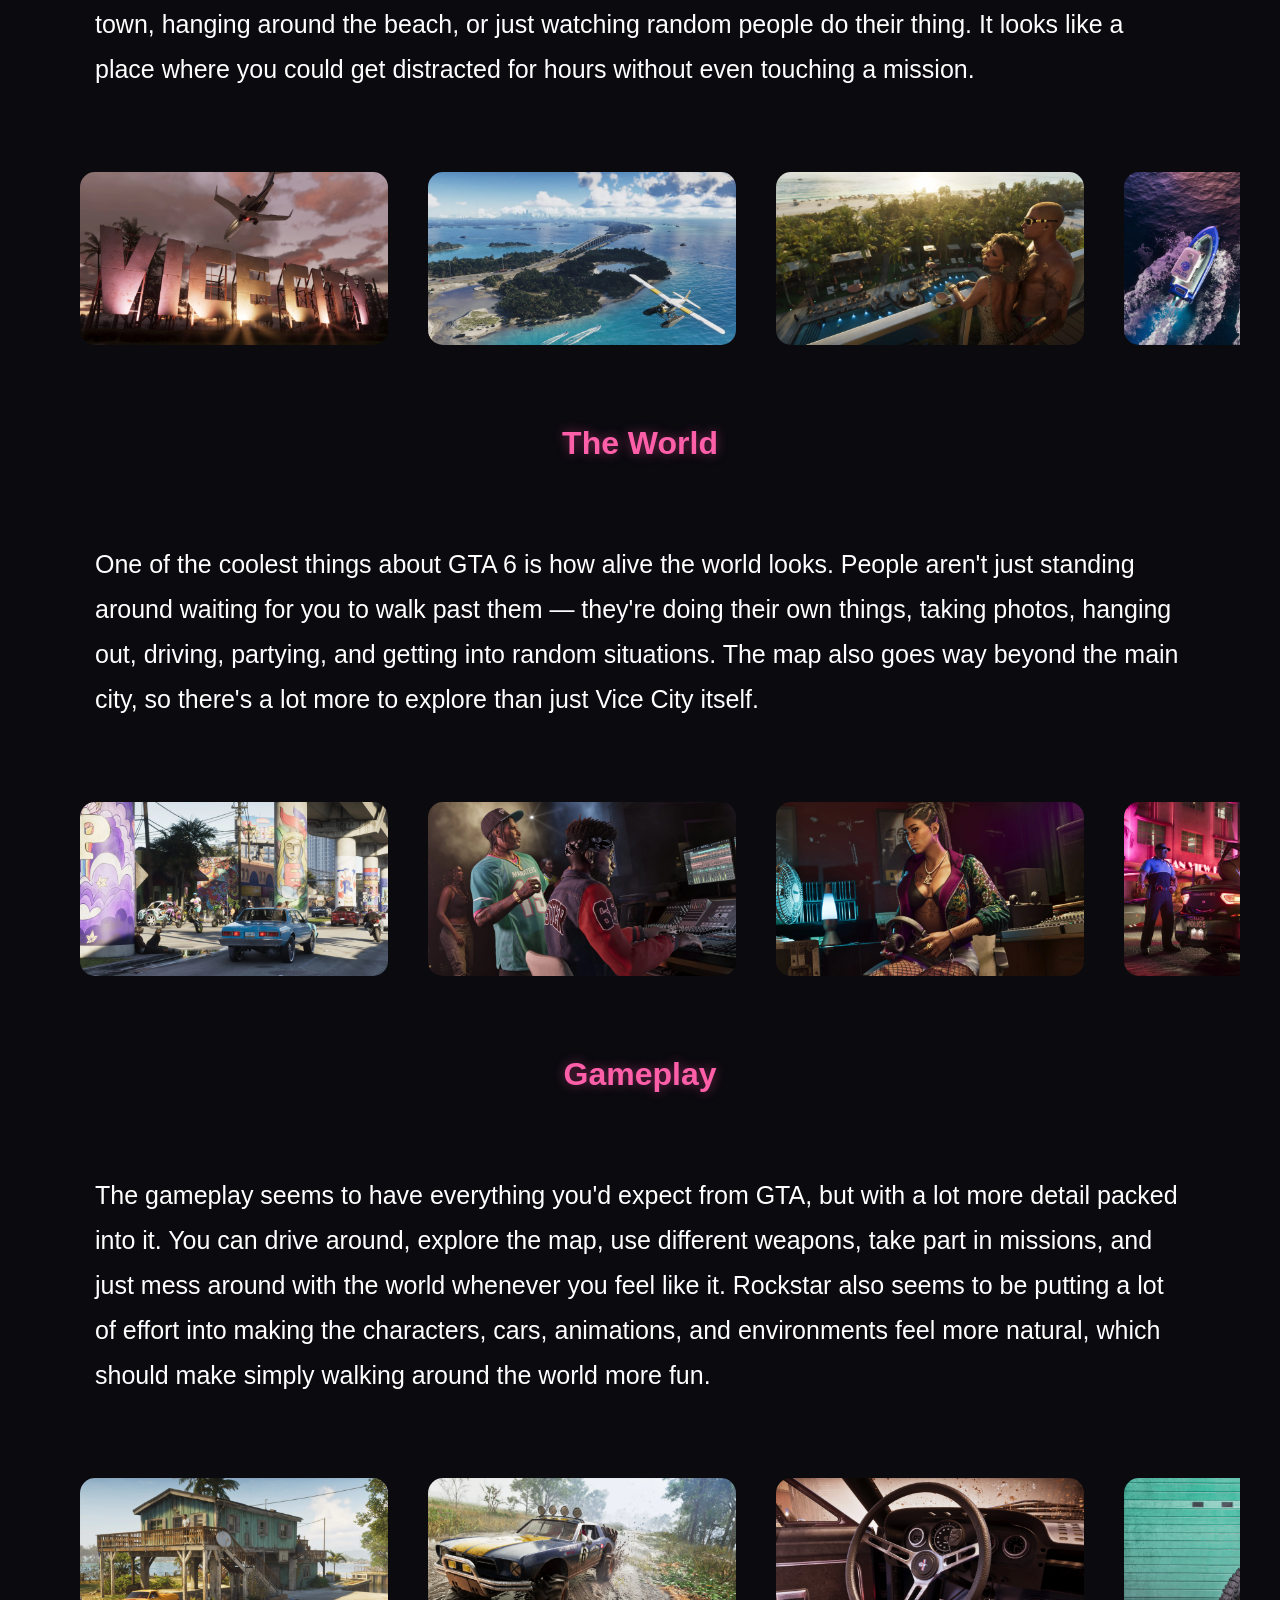
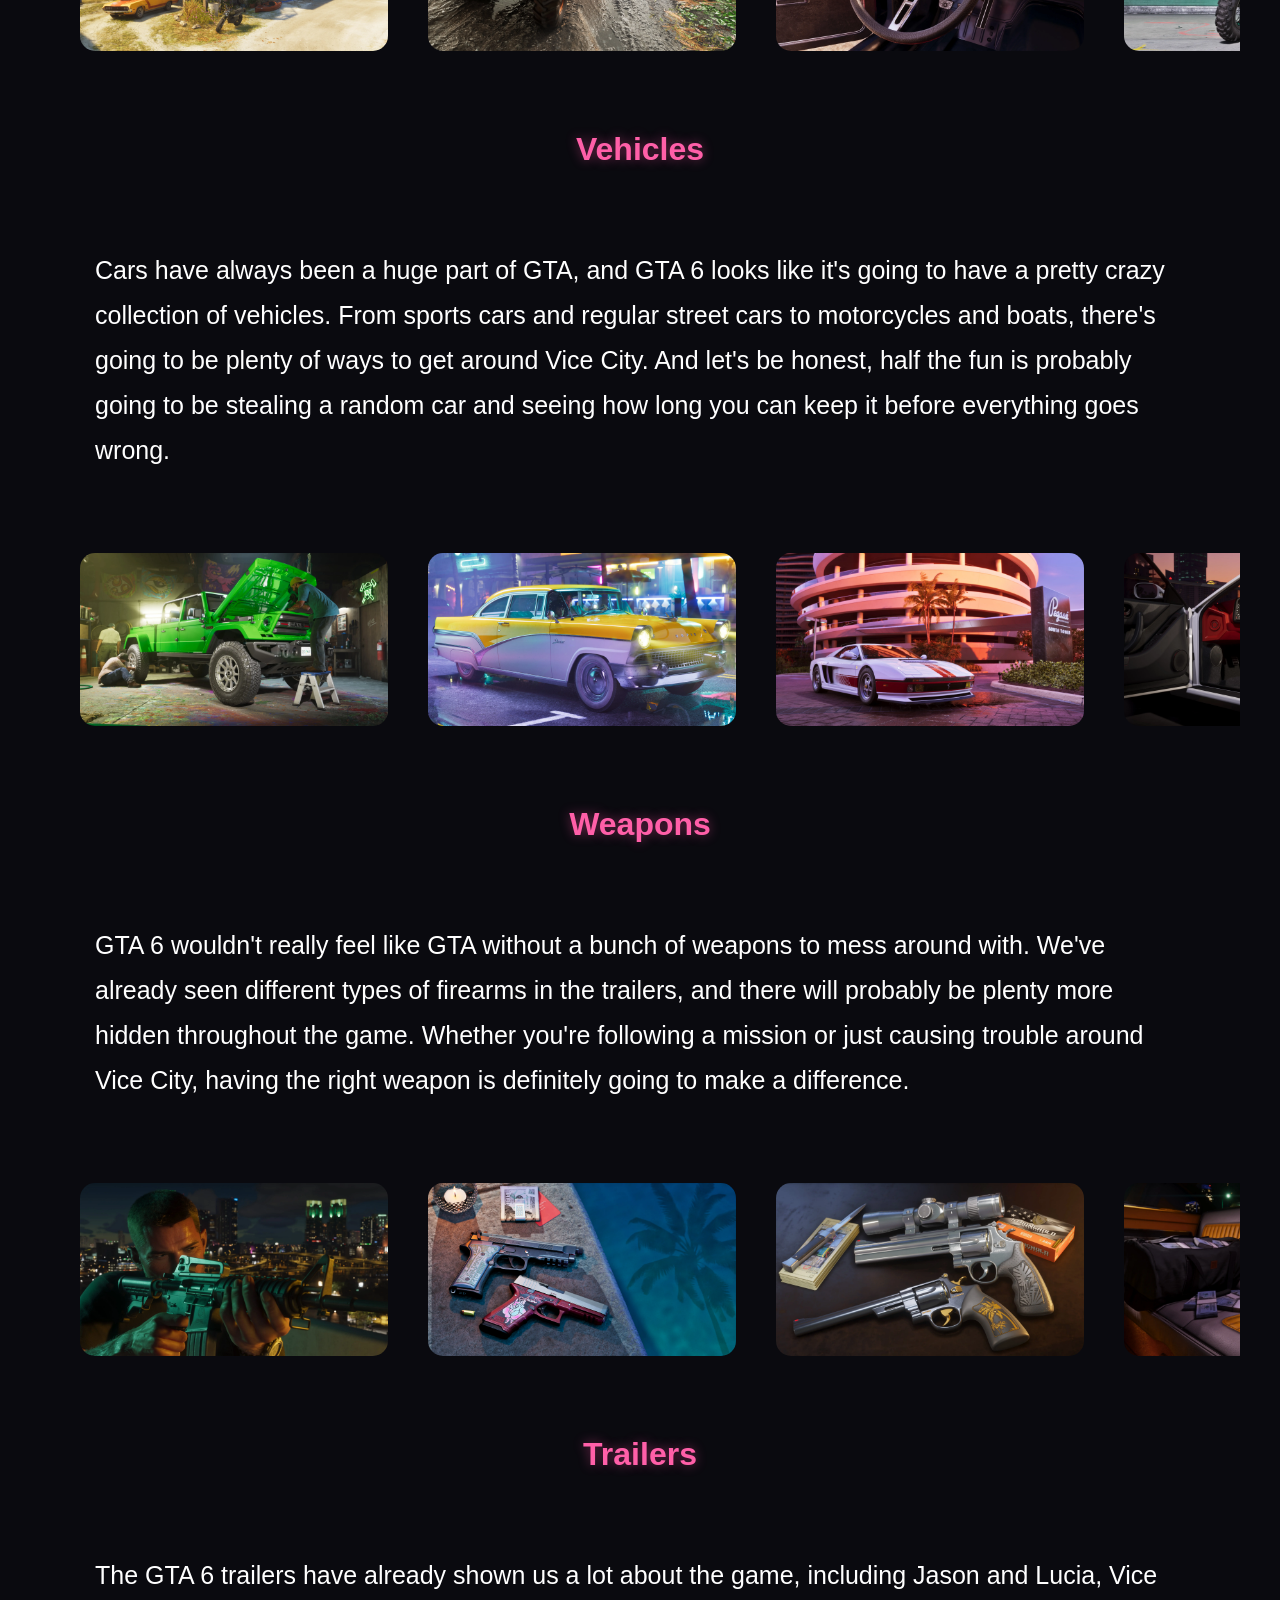
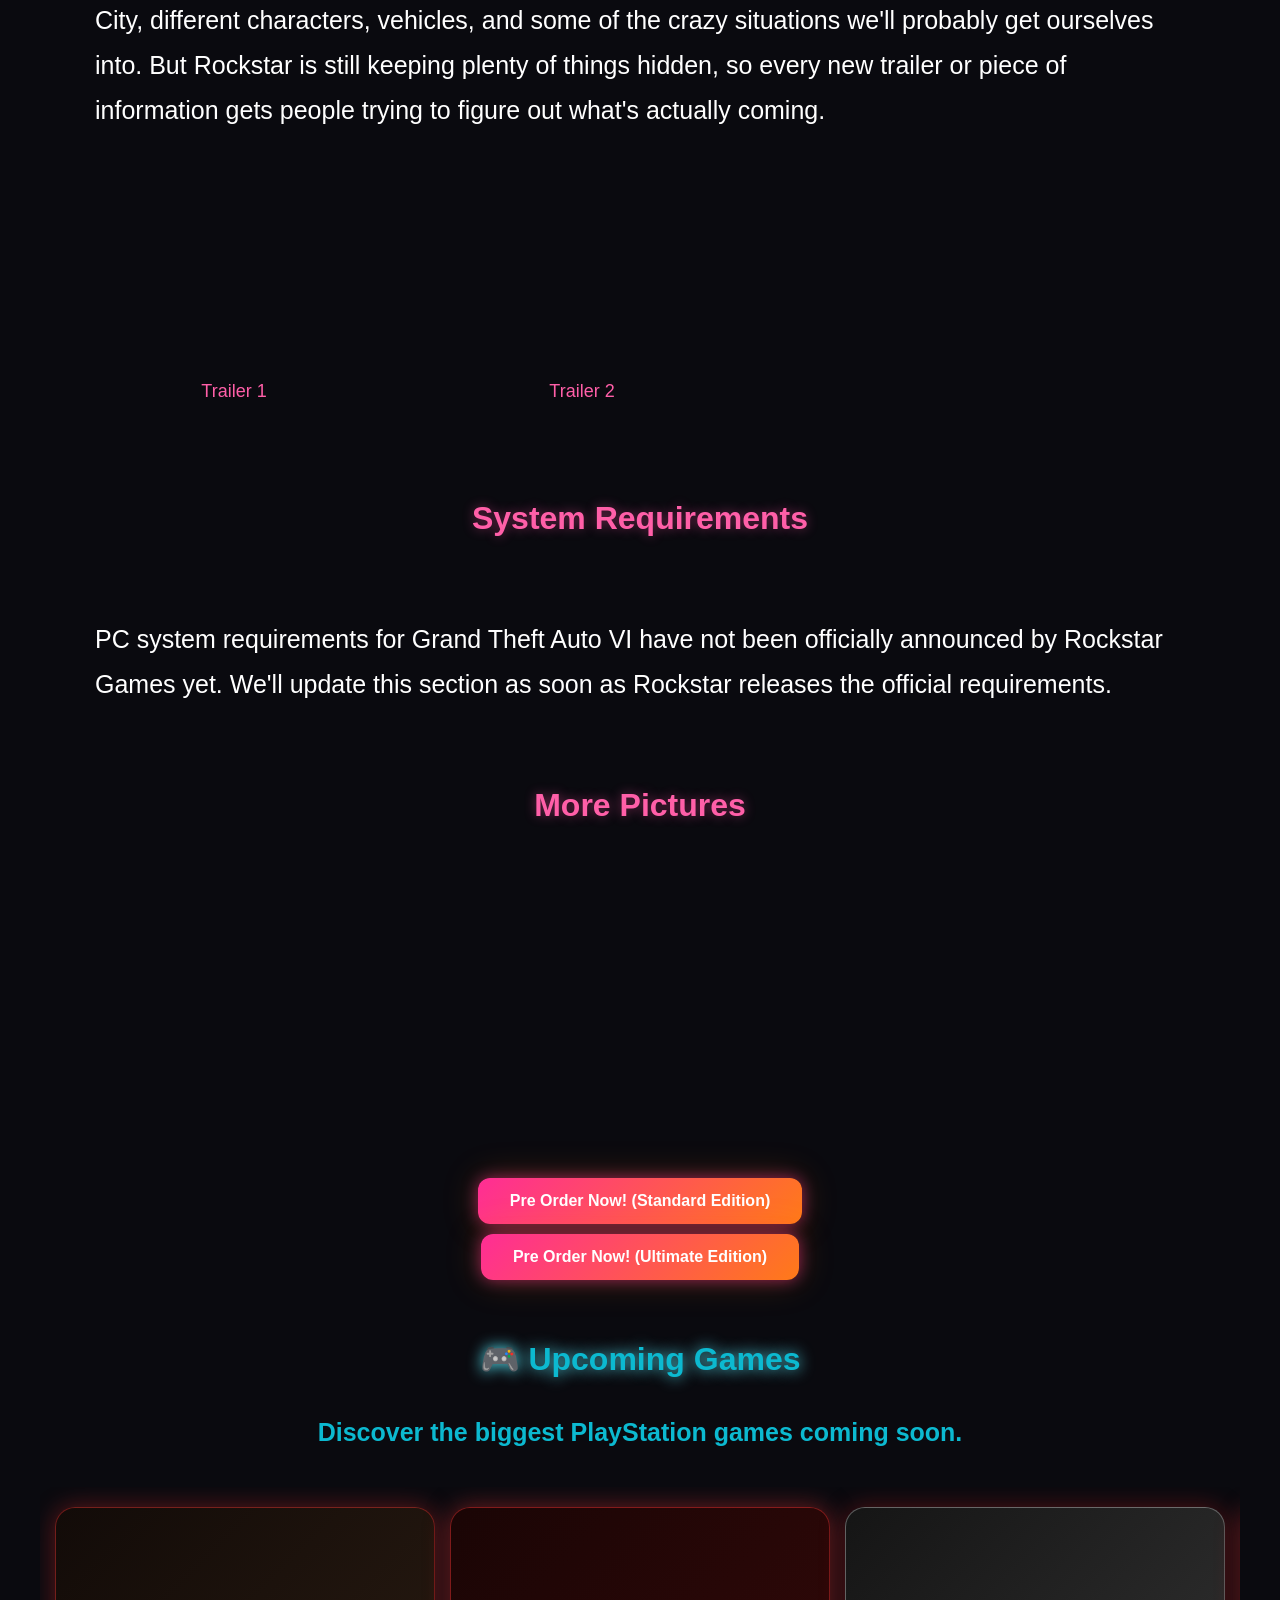
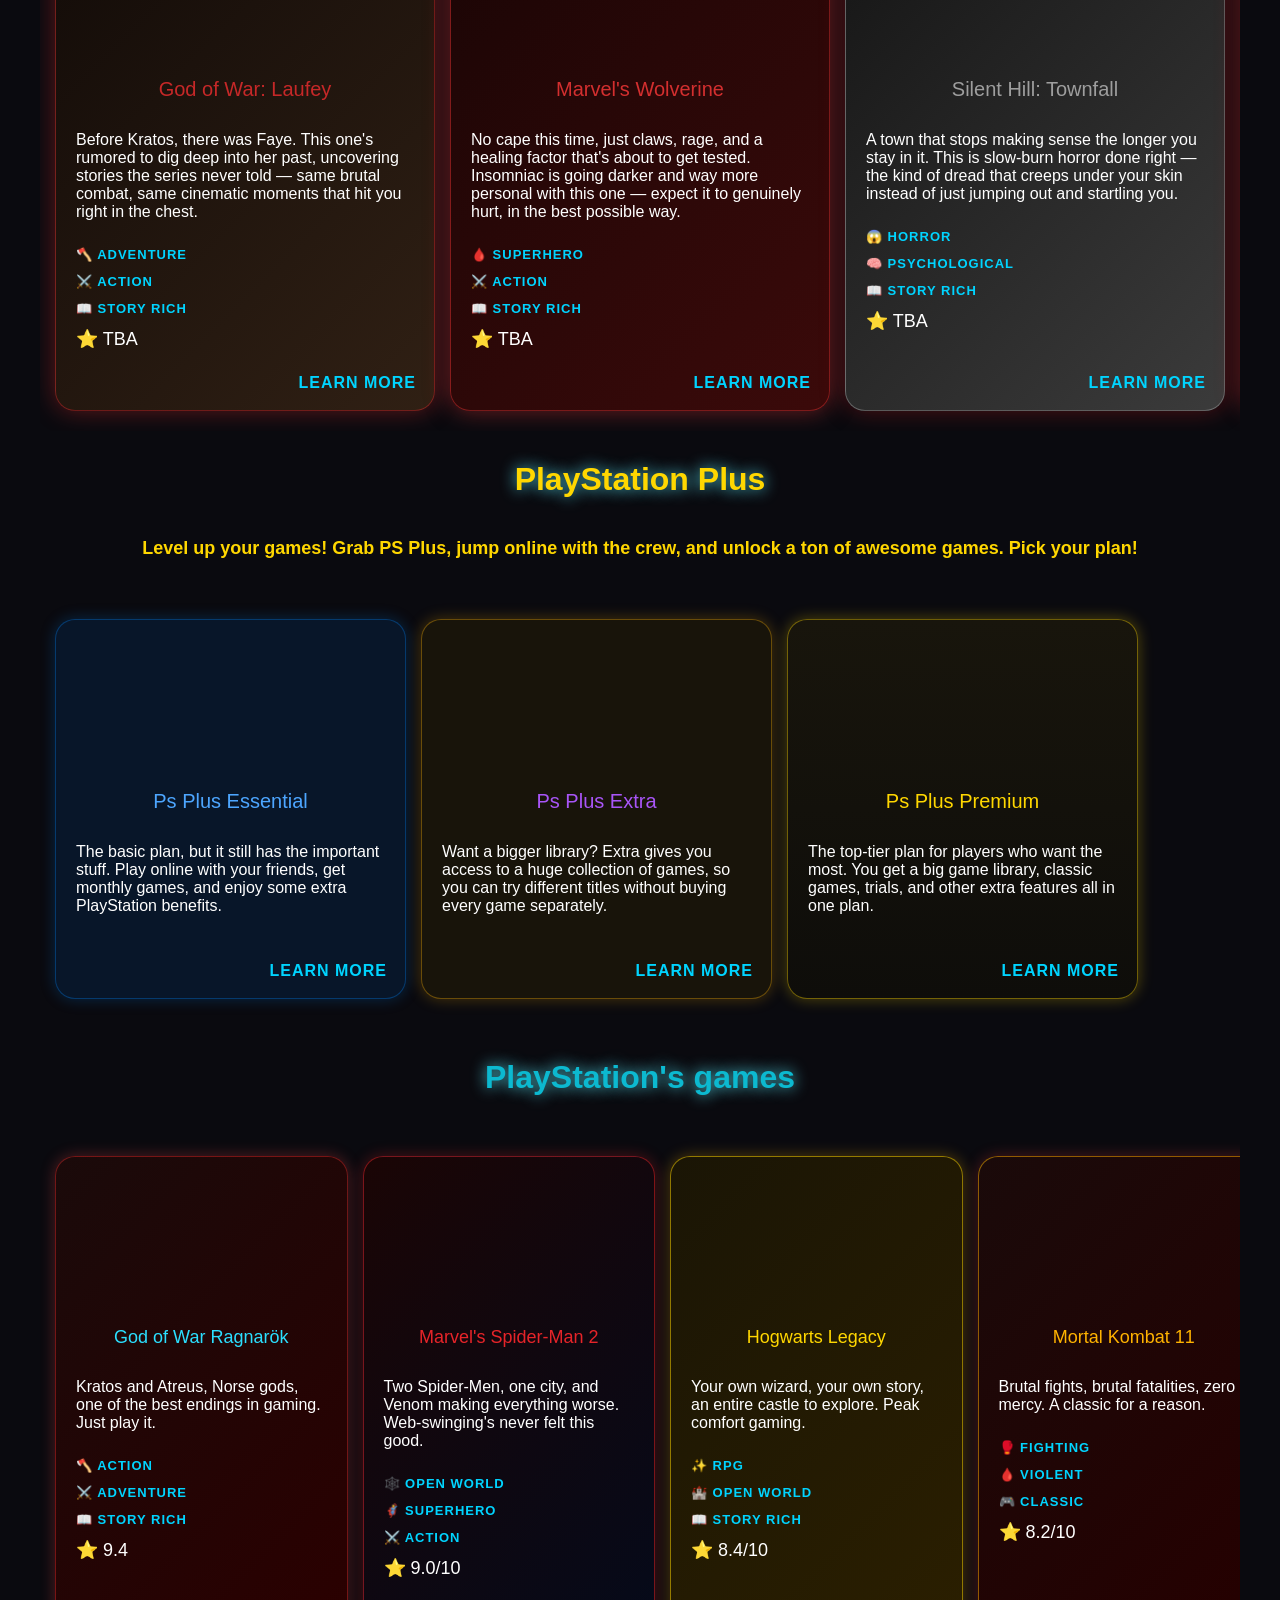
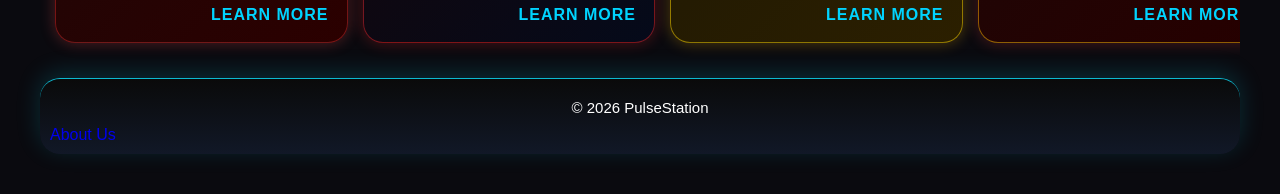
<file: gta6.html>
<!DOCTYPE html>
<html lang="en">

<head>
  <link rel="stylesheet" href="https://fonts.googleapis.com/icon?family=Material+Icons">
  <meta charset="UTF-8">
  <link rel="stylesheet" href="./style.css">
  <meta name="viewport" content="width=device-width, initial-scale=1.0">

  <title>PulseStation | GTA 6</title>
  <meta name="description" content="GTA 6 - Everything about Grand Theft Auto VI, characters, gameplay, news and more.">
  <link rel="icon" href="images/favicon.webp" type="image/webp">
  <meta property="og:title" content="PulseStation | GTA 6">
  <meta property="og:description" content="Everything about Grand Theft Auto VI, including characters, gameplay, news and more.">
  <meta property="og:type" content="website">
  <meta property="og:image" content="gta6_images/Gtavi.webp">
  <meta name="theme-color" content="#101820">
</head>

<body id="top">

  <input type="checkbox" id="menu">
  <input type="checkbox" id="close-menu">

  <nav class="menu">

    <div class="label-div">
      <label class="close-window" for="menu">
        <span class="material-icons">close</span>
      </label>
    </div>

    <a class="nav-a" href="./index.html">
      <span class="material-icons">home</span>
      Home
    </a>

    <a class="nav-a" href="./games.html">
      <span class="material-icons">sports_esports</span>
      Games
    </a>

    <a class="nav-a" href="./console.html">
      <span class="material-icons">videogame_asset</span>
      Consoles
    </a>

    <details>
      <summary>
        <span class="material-icons">settings</span>
        Settings
      </summary><div class="theme-switch-div">
        <button id="theme-toggle" class="theme-switch">
  <span class="switch-knob"></span>
        </button><span class="light-dark-span">Light/Dark Mode</span></div>
    </details>

    <div class="login-signup-div">
      <a href="./signup.html">Sign Up</a>
      <a href="./login.html">Login</a>
    </div>

  </nav>

  <label class="overlay" for="menu"></label>

  <header>

    <label class="hambrger" for="menu">
      <span class="material-icons">density_medium</span>
    </label>

    <div class="logo-nav-group">

      <a href="./index.html" class="logo-link">
        <span class="website-name">PulseStation</span>
      </a>

      <nav class="desktop-nav">
        <a href="./index.html">Home</a>
        <a href="./games.html">Games</a>
        <a href="./console.html">Consoles</a>
        <a href="./login-and-sign-up.html">Account</a>
      </nav>
<div class="theme-switch-div-desktop">
        <button id="theme-toggle-desktop" class="theme-switch">
  <span class="switch-knob"></span>
        </button><span class="light-dark-span">Light/Dark Mode</span></div>
    </div>

    <a class="search-a"
       href="https://store.playstation.com/en-us/search"
       target="_blank"
       rel="noopener">
      <span class="material-icons">search</span>
    </a>

  </header>

  <main>

    <section class="hero-section" style="--hero-bg: url('gta6_images/Jason_and_Lucia_01_landscape.webp'); --accent-color: #0070d1;">
      <div class="hero-content">
        <h1 style="color:#ff4fa3;text-shadow: 0 0 12px rgba(255, 79, 163, 0.45);">Grand Theft Auto VI</h1>
        <p>Welcome back to Vice City.</p>
        <a class="hero-btn" href="#about">Explore Now</a>
      </div>
    </section>

    <div class="image-container">
      <img id="about" class="site-img" src="gta6_images/Jason_and_Lucia_Robbery_With_Logo_landscape.webp" alt="Jason and lucia cover image">
    </div>

    <div class="about-playstation">
      <p class="playstation-p">
        Grand Theft Auto VI is finally taking us back to Vice City, and honestly, it looks absolutely wild. From the bright beaches and busy streets to the crazy stuff happening all over the map, this feels like a huge step up from the GTA we've played before. Rockstar has been keeping things pretty quiet, but every trailer gives us more reasons to be excited.
      </p>
    </div>

    <div class="horizontal-scroll">
      <div class="image-container-gow">
        <img class="site-img-gta" src="gta6_images/Jason_Lucia_03_With_Logos_landscape.webp" loading="lazy" alt="Jason and lucia">
      </div>
      <div class="image-container-gow">
        <img class="site-img-gta" src="gta6_images/Jason_and_Lucia_02_landscape.webp" loading="lazy" alt="Jason and Lucia 2">
      </div>
    </div>

    <h2 class="h-gta">GTA 6</h2>

    <div class="about-playstation">
      <p class="playstation-p">
        GTA 6 is the next big game from <a href="https://rockstargames.com" target="_blank" rel="noopener">Rockstar Games</a> and the newest entry in the Grand Theft Auto series. This time we're heading back to Vice City and following Jason and Lucia as they try to make their way through a world full of crime, money, and trouble. It's an open-world game, so you can follow the story or just forget about everything and drive around causing chaos for hours.
      </p>
    </div>

    <div class="horizontal-scroll">
      <div class="image-container-gow">
        <img class="site-img-gta" src="gta6_images/gta.webp" loading="lazy" alt="Gta Map">
      </div>
      <div class="image-container-gow">
        <img class="site-img-gta" src="gta6_images/Ambrosia_01.webp" loading="lazy" alt="Gta Map">
      </div>
      <div class="image-container-gow">
        <img class="site-img-gta" src="gta6_images/Vice_City_03.webp" loading="lazy" alt="Gta Map 2">
      </div>
      <div class="image-container-gow">
        <img class="site-img-gta" src="gta6_images/ULTIMATE_EDITION_ONE_EYED_WILLIE_03.webp" loading="lazy" alt="Gta Map 3">
      </div>
    </div>

    <h2 class="h-gta">Price & Release Date</h2>

    <div class="quick-facts">
      <div class="fact-box">
        <span class="fact-icon">📅</span>
        <span class="fact-label">Release Date</span>
        <span class="fact-value">Nov 19, 2026</span>
      </div>
      <div class="fact-box">
        <span class="fact-icon">💲</span>
        <span class="fact-label">Price</span>
        <span class="fact-value">$79.99</span>
      </div>
      <div class="fact-box">
        <span class="fact-icon">🎮</span>
        <span class="fact-label">Platforms</span>
        <span class="fact-value">PS5, Xbox</span>
      </div>
    </div>

    <h2 class="h-gta">Editions</h2>

    <div class="about-playstation">
      <p class="playstation-p">GTA 6 launches in two editions. The core story is identical in both — Ultimate just adds a pile of exclusive extras woven into the campaign.</p>
    </div>

    <div class="editions-row">
      <div class="edition-card">
        <h2>Standard Edition</h2>
        <p class="edition-price">$79.99</p>
        <ul class="edition-list">
          <li>Full GTA 6 story experience</li>
          <li>Vintage Vice City Pack (pre-order bonus)</li>
          <li>Can upgrade to Ultimate anytime later</li>
        </ul>
      </div>
      <div class="edition-card featured">
        <span class="edition-badge">Most Content</span>
        <h2>Ultimate Edition</h2>
        <p class="edition-price">$99.99</p>
        <ul class="edition-list">
          <li>Everything in Standard</li>
          <li>5 exclusive vehicles</li>
          <li>4 exclusive weapon variants</li>
          <li>5 exclusive shops (incl. hair salon)</li>
          <li>2 side missions</li>
        </ul>
      </div>
    </div>

    <h2 class="h-gta">Jason & Lucia</h2>

    <div class="about-playstation">
      <p class="playstation-p">
        Jason and Lucia are the main characters of GTA 6, and they seem to have a pretty interesting relationship. They're both trying to make money and survive in a world where things can go wrong really fast. From what we've seen, they trust each other a lot, but being partners in crime probably isn't going to be the easiest thing in the world. Their story looks like it's going to be one of the biggest parts of the game.
      </p>
    </div>

    <div class="horizontal-scroll">
      <div class="image-container-gow">
        <img class="site-img-gta" src="gta6_images/Jason_and_Lucia_Motel_landscape.webp" loading="lazy" alt="Jason and Lucia Photo 1">
      </div>
      <div class="image-container-gow">
        <img class="site-img-gta" src="gta6_images/ULTIMATE_EDITION_SARAS_SALON_03.webp" loading="lazy" alt="Lucia Gta6 Photo">
      </div>
      <div class="image-container-gow">
        <img class="site-img-gta" src="gta6_images/Jason_Duval_01.webp" loading="lazy" alt="Jason_and_Lucia_01_landscape gta 6 photo">
      </div>
      <div class="image-container-gow">
        <img class="site-img-gta" src="gta6_images/Jason_Duval_04.webp" loading="lazy" alt="Jason Gta6 Photo">
      </div>
      <div class="image-container-gow">
        <img class="site-img-gta" src="gta6_images/Lucia_Caminos_02.webp" loading="lazy" alt="Lucia gra6 photo">
      </div>
      <div class="image-container-gow">
        <img class="site-img-gta" src="gta6_images/ULTIMATE_EDITION_SARAS_SALON_01.webp" loading="lazy" alt="Jason and Lucia gta6 photo 2">
      </div>
      <div class="image-container-gow">
        <img class="site-img-gta" src="gta6_images/Lucia_Caminos_04.webp" loading="lazy" alt="Lucia gta 6 photo">
      </div>
      <div class="image-container-gow">
        <img class="site-img-gta" src="gta6_images/ULTIMATE_EDITION_VICE_CITY_STYLE_04.webp" loading="lazy" alt="Jason gat6 photo">
      </div>
      <div class="image-container-gow">
        <img class="site-img-gta" src="gta6_images/Lucia_Caminos_03.webp" loading="lazy" alt="Lucia gta 6 photo">
      </div>
    </div>

    <h2 class="h-gta">Characters</h2>

    <div class="about-playstation">
      <p class="playstation-p">
        Jason and Lucia aren't the only interesting people in GTA 6. We've already seen several strange and memorable characters in the trailers, and knowing Rockstar, some of them are probably going to be completely insane. GTA has always been good at creating characters that you remember long after finishing the game, so I'm really curious to see who ends up becoming the fan favorite this time.
      </p>
    </div>

    <div class="horizontal-scroll">
      <div class="image-container-gow">
        <img class="site-img-gta" src="gta6_images/Brian_Heder_landscape.webp" loading="lazy" alt="gta 6 Characters 1">
      </div>
      <div class="image-container-gow">
        <img class="site-img-gta" src="gta6_images/DreQuan_Priest_landscape.webp" loading="lazy" alt="gta 6 Characters 2">
      </div>
      <div class="image-container-gow">
        <img class="site-img-gta" src="gta6_images/DreQuan_Priest_02.webp" loading="lazy" alt="Gta 6 characters 3">
      </div>
      <div class="image-container-gow">
        <img class="site-img-gta" src="gta6_images/Boobie_Ike_landscape.webp" loading="lazy" alt="gta 6 Characters 4">
      </div>
      <div class="image-container-gow">
        <img class="site-img-gta" src="gta6_images/Boobie_Ike_01.webp" loading="lazy" alt="Gta 6 characters">
      </div>
      <div class="image-container-gow">
        <img class="site-img-gta" src="gta6_images/Boobie_Ike_04.webp" loading="lazy" alt="Gta 6 characters">
      </div>
      <div class="image-container-gow">
        <img class="site-img-gta" src="gta6_images/Cal_Hampton_landscape.webp" loading="lazy" alt="gta 6 Characters 5">
      </div>
      <div class="image-container-gow">
        <img class="site-img-gta" src="gta6_images/Cal_Hampton_03.webp" loading="lazy" alt="Gta 6 characters 6">
      </div>
    </div>

    <h2 class="h-gta">Vice city</h2>

    <div class="about-playstation">
      <p class="playstation-p">
        Vice City is back, but this isn't the same city we saw in the older GTA game. Rockstar has made it feel much bigger and more alive, with beaches, highways, neighborhoods, clubs, and huge areas outside the city. There always seems to be something going on, whether you're driving through town, hanging around the beach, or just watching random people do their thing. It looks like a place where you could get distracted for hours without even touching a mission.
      </p>
    </div>

    <div class="horizontal-scroll">
      <div class="image-container-gow">
        <img class="site-img-gta" src="gta6_images/Vice_City_01.webp" loading="lazy" alt="Vice City Map 1">
      </div>
      <div class="image-container-gow">
        <img class="site-img-gta" src="gta6_images/Leonida_Keys_01.webp" loading="lazy" alt="Vice City Map 2">
      </div>
      <div class="image-container-gow">
        <img class="site-img-gta" src="gta6_images/Vice_City_02.webp" loading="lazy" alt="Gta 6 Map 3 ">
      </div>
      <div class="image-container-gow">
        <img class="site-img-gta" src="gta6_images/ULTIMATE_EDITION_SQUALO_04.webp" loading="lazy" alt="Vice City Map 4">
      </div>
      <div class="image-container-gow">
        <img class="site-img-gta" src="gta6_images/ULTIMATE_EDITION_PTT_STORE_01.webp" loading="lazy" alt="Vice City Map 5">
      </div>
    </div>

    <h3 class="h-gta">The World</h3>

    <div class="about-playstation">
      <p class="playstation-p">
        One of the coolest things about GTA 6 is how alive the world looks. People aren't just standing around waiting for you to walk past them — they're doing their own things, taking photos, hanging out, driving, partying, and getting into random situations. The map also goes way beyond the main city, so there's a lot more to explore than just Vice City itself.
      </p>
    </div>

    <div class="horizontal-scroll">
      <div class="image-container-gow">
        <img class="site-img-gta" src="gta6_images/Vice_City_09.webp" loading="lazy" alt="gta 6 world 1">
      </div>
      <div class="image-container-gow">
        <img class="site-img-gta" src="gta6_images/DreQuan_Priest_04.webp" loading="lazy" alt="Gta 6 world 2">
      </div>
      <div class="image-container-gow">
        <img class="site-img-gta" src="gta6_images/Real_Dimez_01.webp" loading="lazy" alt="Gta 6 world 3">
      </div>
      <div class="image-container-gow">
        <img class="site-img-gta" src="gta6_images/Vice_City_06.webp" loading="lazy" alt="Gta 6 world 4">
      </div>
      <div class="image-container-gow">
        <img class="site-img-gta" src="gta6_images/Grassrivers_02.webp" loading="lazy" alt="gra 6 world 5">
      </div>
      <div class="image-container-gow">
        <img class="site-img-gta" src="gta6_images/Mount_Kalaga_National_Park_02.webp" loading="lazy" alt="Gta 6 world 6">
      </div>
      <div class="image-container-gow">
        <img class="site-img-gta" src="gta6_images/Real_Dimez_02.webp" loading="lazy" alt="Gta 6 world 7">
      </div>
      <div class="image-container-gow">
        <img class="site-img-gta" src="gta6_images/Leonida_Keys_05.webp" loading="lazy" alt="Gta 6 world 8">
      </div>
      <div class="image-container-gow">
        <img class="site-img-gta" src="gta6_images/Mount_Kalaga_National_Park_04.webp" loading="lazy" alt="gta 6 world 9">
      </div>
      <div class="image-container-gow">
        <img class="site-img-gta" src="gta6_images/Grassrivers_04.webp" loading="lazy" alt="gta 6 world 10">
      </div>
      <div class="image-container-gow">
        <img class="site-img-gta" src="gta6_images/ULTIMATE_EDITION_WYMAN_CAR_COLLECTION_01.webp" loading="lazy" alt="gta 6 world 11">
      </div>
      <div class="image-container-gow">
        <img class="site-img-gta" src="gta6_images/ULTIMATE_EDITION_RIDEOUT_CUSTOMS_03.webp" loading="lazy" alt="gta 6 world 12">
      </div>
    </div>

    <h3 class="h-gta">Gameplay</h3>

    <div class="about-playstation">
      <p class="playstation-p">The gameplay seems to have everything you'd expect from GTA, but with a lot more detail packed into it. You can drive around, explore the map, use different weapons, take part in missions, and just mess around with the world whenever you feel like it. Rockstar also seems to be putting a lot of effort into making the characters, cars, animations, and environments feel more natural, which should make simply walking around the world more fun.</p>
    </div>

    <div class="horizontal-scroll">
      <div class="image-container-gow">
        <img class="site-img-gta" src="gta6_images/ULTIMATE_EDITION_SAFEHOUSE_VEHICLES_01.webp" loading="lazy" alt="GTA 6 gameplay photo 1">
      </div>
      <div class="image-container-gow">
        <img class="site-img-gta" src="gta6_images/ULTIMATE_EDITION_VAPID_BUGGY_01.webp" loading="lazy" alt="GTA 6 gameplay photo 2">
      </div>
      <div class="image-container-gow">
        <img class="site-img-gta" src="gta6_images/ULTIMATE_EDITION_VAPID_BUGGY_03.webp" loading="lazy" alt="GTA 6 gameplay photo 3">
      </div>
      <div class="image-container-gow">
        <img class="site-img-gta" src="gta6_images/ULTIMATE_EDITION_SAFEHOUSE_VEHICLES_02.webp" loading="lazy" alt="GTA 6 gameplay photo 4">
      </div>
      <div class="image-container-gow">
        <img class="site-img-gta" src="gta6_images/ULTIMATE_EDITION_HAWK_AND_LITTLE_MORGAN_REVOLVERS_01.webp" loading="lazy" alt="GTA 6 gameplay photo 5">
      </div>
      <div class="image-container-gow">
        <img class="site-img-gta" src="gta6_images/ULTIMATE_EDITION_SAFEHOUSE_VEHICLES_03.webp" loading="lazy" alt="GTA 6 gameplay photo 6">
      </div>
    </div>

    <h3 class="h-gta">Vehicles</h3>

    <div class="about-playstation">
      <p class="playstation-p">
        Cars have always been a huge part of GTA, and GTA 6 looks like it's going to have a pretty crazy collection of vehicles. From sports cars and regular street cars to motorcycles and boats, there's going to be plenty of ways to get around Vice City. And let's be honest, half the fun is probably going to be stealing a random car and seeing how long you can keep it before everything goes wrong.
      </p>
    </div>

    <div class="horizontal-scroll">
      <div class="image-container-gow">
        <img class="site-img-gta" src="gta6_images/ULTIMATE_EDITION_ONE_EYED_WILLIE_03.webp" loading="lazy" alt="gta Vehicles 1">
      </div>
      <div class="image-container-gow">
        <img class="site-img-gta" src="gta6_images/VINTAGE_VICE_CITY_PACK_VAPID_STANIER_01.webp" loading="lazy" alt="Gta 6 vehicles 2">
      </div>
      <div class="image-container-gow">
        <img class="site-img-gta" src="gta6_images/ULTIMATE_EDITION_GROTTI_CHEETAH_01.webp" loading="lazy" alt="gta Vehicles 3">
      </div>
      <div class="image-container-gow">
        <img class="site-img-gta" src="gta6_images/ULTIMATE_EDITION_GROTTI_CHEETAH_04.webp" loading="lazy" alt="gta Vehicles 4">
      </div>
      <div class="image-container-gow">
        <img class="site-img-gta" src="gta6_images/ULTIMATE_EDITION_GROTTI_CHEETAH_02.webp" loading="lazy" alt="gta Vehicles 5">
      </div>
      <div class="image-container-gow">
        <img class="site-img-gta" src="gta6_images/ULTIMATE_EDITION_VAPID_BUGGY_04.webp" loading="lazy" alt="gta Vehicles 6">
      </div>
      <div class="image-container-gow">
        <img class="site-img-gta" src="gta6_images/ULTIMATE_EDITION_VAPID_GANADO_RETRO_BUILD_01.webp" loading="lazy" alt="gta Vehicles 7">
      </div>
      <div class="image-container-gow">
        <img class="site-img-gta" src="gta6_images/ULTIMATE_EDITION_WYMAN_CAR_COLLECTION_06.webp" loading="lazy" alt="gta Vehicles 8">
      </div>
      <div class="image-container-gow">
        <img class="site-img-gta" src="gta6_images/ULTIMATE_EDITION_WYMAN_CAR_COLLECTION_05.webp" loading="lazy" alt="gta Vehicles 9">
      </div>
      <div class="image-container-gow">
        <img class="site-img-gta" src="gta6_images/Mount_Kalaga_National_Park_01.webp" loading="lazy" alt="gta Vehicles 10">
      </div>
    </div>

    <h3 class="h-gta">Weapons</h3>

    <div class="about-playstation">
      <p class="playstation-p">
        GTA 6 wouldn't really feel like GTA without a bunch of weapons to mess around with. We've already seen different types of firearms in the trailers, and there will probably be plenty more hidden throughout the game. Whether you're following a mission or just causing trouble around Vice City, having the right weapon is definitely going to make a difference.
      </p>
    </div>

    <div class="horizontal-scroll">
      <div class="image-container-gow">
        <img class="site-img-gta" src="gta6_images/Jason_Duval_05.webp" loading="lazy" alt="gta 6 Weapons 1">
      </div>
      <div class="image-container-gow">
        <img class="site-img-gta" src="gta6_images/ULTIMATE_EDITION_WEAPON_VARIANTS_01.webp" loading="lazy" alt="gta 6 Weapons 2">
      </div>
      <div class="image-container-gow">
        <img class="site-img-gta" src="gta6_images/ULTIMATE_EDITION_HAWK_AND_LITTLE_MORGAN_REVOLVERS_02.webp" loading="lazy" alt="gta 6 Weapons 3">
      </div>
      <div class="image-container-gow">
        <img class="site-img-gta" src="gta6_images/VINTAGE_VICE_CITY_WEAPON_PATTERN_01.webp" loading="lazy" alt="gta 6 Weapons 4">
      </div>
    </div>

    <h3 class="h-gta">Trailers</h3>

    <div class="about-playstation">
      <p class="playstation-p">
        The GTA 6 trailers have already shown us a lot about the game, including Jason and Lucia, Vice City, different characters, vehicles, and some of the crazy situations we'll probably get ourselves into. But Rockstar is still keeping plenty of things hidden, so every new trailer or piece of information gets people trying to figure out what's actually coming.
      </p>
    </div>

    <div class="horizontal-scroll">
      <div class="image-container-gow">
        <iframe class="gow-trailer" src="https://www.youtube.com/embed/g7jtqwUi9U0?mute=1"></iframe>
        <span class="span" style="color: #ff5fa8;">Trailer 1</span>
      </div>
      <div class="image-container-gow">
        <iframe class="gow-trailer" src="https://www.youtube.com/embed/VQRLujxTm3c?mute=1"></iframe>
        <span class="span" style="color:#ff5fa8;">Trailer 2</span>
      </div>
    </div>

    <h3 class="h-gta">System Requirements</h3>

    <div class="about-playstation">
      <p class="playstation-p">
        PC system requirements for Grand Theft Auto VI have not been officially announced by Rockstar Games yet. We'll update this section as soon as Rockstar releases the official requirements.
      </p>
    </div>

    <h4 class="h-gta">More Pictures</h4>

    <div class="horizontal-scroll">
      <div class="image-container-gow">
        <img class="site-img-gta" src="gta6_images/VINTAGE_VICE_CITY_PACK_VAPID_STANIER_02.webp" loading="lazy" alt="Grand Theft Auto VI screenshot">
      </div>
      <div class="image-container-gow">
        <img class="site-img-gta" src="gta6_images/VINTAGE_VICE_CITY_PACK_EXCLUSIVE_LOOKS_01.webp" loading="lazy" alt="Grand Theft Auto VI screenshot">
      </div>
      <div class="image-container-gow">
        <img class="site-img-gta" src="gta6_images/ULTIMATE_EDITION_GOODTIME_GEAR_01.webp" loading="lazy" alt="Grand Theft Auto VI screenshot">
      </div>
      <div class="image-container-gow">
        <img class="site-img-gta" src="gta6_images/ULTIMATE_EDITION_ELECTRIC_FANG_03.webp" loading="lazy" alt="Grand Theft Auto VI screenshot">
      </div>
      <div class="image-container-gow">
        <img class="site-img-gta" src="gta6_images/ULTIMATE_EDITION_ELECTRIC_FANG_02.webp" loading="lazy" alt="Grand Theft Auto VI screenshot">
      </div>
      <div class="image-container-gow">
        <img class="site-img-gta" src="gta6_images/ULTIMATE_EDITION_ELECTRIC_FANG_01.webp" loading="lazy" alt="Grand Theft Auto VI screenshot">
      </div>
      <div class="image-container-gow">
        <img class="site-img-gta" src="gta6_images/ULTIMATE_EDITION_02.webp" loading="lazy" alt="Grand Theft Auto VI screenshot">
      </div>
      <div class="image-container-gow">
        <img class="site-img-gta" src="gta6_images/ULTIMATE_EDITION_01.webp" loading="lazy" alt="Grand Theft Auto VI screenshot">
      </div>
      <div class="image-container-gow">
        <img class="site-img-gta" src="gta6_images/ULTIMATE_EDITION_VICE_CITY_STYLE_05.webp" loading="lazy" alt="Grand Theft Auto VI screenshot">
      </div>
      <div class="image-container-gow">
        <img class="site-img-gta" src="gta6_images/ULTIMATE_EDITION_VICE_CITY_STYLE_03.webp" loading="lazy" alt="Grand Theft Auto VI screenshot">
      </div>
      <div class="image-container-gow">
        <img class="site-img-gta" src="gta6_images/ULTIMATE_EDITION_VICE_CITY_STYLE_01.webp" loading="lazy" alt="Grand Theft Auto VI screenshot">
      </div>
      <div class="image-container-gow">
        <img class="site-img-gta" src="gta6_images/ULTIMATE_EDITION_SARAS_SALON_01.webp" loading="lazy" alt="Grand Theft Auto VI screenshot">
      </div>
      <div class="image-container-gow">
        <img class="site-img-gta" src="gta6_images/ULTIMATE_EDITION_VICE_CITY_STYLE_04.webp" loading="lazy" alt="Grand Theft Auto VI screenshot">
      </div>
      <div class="image-container-gow">
        <img class="site-img-gta" src="gta6_images/ULTIMATE_EDITION_STOCK_305_02.webp" loading="lazy" alt="Grand Theft Auto VI screenshot">
      </div>
      <div class="image-container-gow">
        <img class="site-img-gta" src="gta6_images/ULTIMATE_EDITION_STOCK_305_01.webp" loading="lazy" alt="Grand Theft Auto VI screenshot">
      </div>
      <div class="image-container-gow">
        <img class="site-img-gta" src="gta6_images/Brian_Heder_03.webp" loading="lazy" alt="Grand Theft Auto VI screenshot">
      </div>
      <div class="image-container-gow">
        <img class="site-img-gta" src="gta6_images/Mount_Kalaga_National_Park_05.webp" loading="lazy" alt="Grand Theft Auto VI screenshot">
      </div>
      <div class="image-container-gow">
        <img class="site-img-gta" src="gta6_images/Real_Dimez_landscape.webp" loading="lazy" alt="Grand Theft Auto VI screenshot">
      </div>
      <div class="image-container-gow">
        <img class="site-img-gta" src="gta6_images/ULTIMATE_EDITION_SQUALO_03.webp" loading="lazy" alt="Grand Theft Auto VI screenshot">
      </div>
      <div class="image-container-gow">
        <img class="site-img-gta" src="gta6_images/ULTIMATE_EDITION_ONE_EYED_WILLIE_01.webp" loading="lazy" alt="Grand Theft Auto VI screenshot">
      </div>
      <div class="image-container-gow">
        <img class="site-img-gta" src="gta6_images/ULTIMATE_EDITION_ONE_EYED_WILLIE_02.webp" loading="lazy" alt="Grand Theft Auto VI screenshot">
      </div>
      <div class="image-container-gow">
        <img class="site-img-gta" src="gta6_images/ULTIMATE_EDITION_WYMAN_CAR_COLLECTION_04.webp" loading="lazy" alt="Grand Theft Auto VI screenshot">
      </div>
      <div class="image-container-gow">
        <img class="site-img-gta" src="gta6_images/ULTIMATE_EDITION_WYMAN_CAR_COLLECTION_02.webp" loading="lazy" alt="Grand Theft Auto VI screenshot">
      </div>
      <div class="image-container-gow">
        <img class="site-img-gta" src="gta6_images/Ambrosia_03.webp" loading="lazy" alt="Grand Theft Auto VI screenshot">
      </div>
    </div>

    <div class="pre-order-div">
      <div><a class="pre-order-gta6" href="https://store.playstation.com/en-ae/product/EP1004-PPSA01547_00-GTAVISTANDARD001" target="_blank" rel="noopener">Pre Order Now! (Standard Edition)</a></div>
      <div><a class="pre-order-gta6" href="https://store.playstation.com/en-ae/product/EP1004-PPSA01547_00-GTAVIULTIMATE001" target="_blank" rel="noopener">Pre Order Now! (Ultimate Edition)</a></div>
    </div>

    <h3 id="games">🎮 Upcoming Games</h3>
    <p class="short" style="font-size:25px; font-weight:700;">Discover the biggest PlayStation games coming soon.</p>

    <div class="games-div">

      <div class="image-container-laufey">
        <img class="card-img" src="images/god-of-war-laufey-playstation-5-playstation-store-cover.webp" loading="lazy" alt="God of War: Laufey image">
        <iframe class="card-iframe" data-src="https://www.youtube.com/embed/wrOLWqBSz-0?mute=1" loading="lazy" title="God of War: Laufey Trailer"></iframe>
        <div class="gow-name">God of War: Laufey</div>
        <div class="information-div">
          <p>Before Kratos, there was Faye. This one's rumored to dig deep into her past, uncovering stories the series never told — same brutal combat, same cinematic moments that hit you right in the chest.</p>
          <span class="genre">🪓 Adventure</span>
          <span class="genre">⚔️ Action</span>
          <span class="genre">📖 Story Rich</span>
          <span class="score">⭐ TBA</span>
          <span class="learn-more">Learn More</span>
        </div>
      </div>

      <div class="image-container-wolverine">
        <img class="card-img" src="images/05a8d23ca19068015341a5fc2a248615a84ebb1b.webp" loading="lazy" alt="Marvel's Wolverine image">
        <iframe class="card-iframe" data-src="https://www.youtube.com/embed/3Z42tBfBLJY?mute=1" loading="lazy" title="Marvel's Wolverine Trailer"></iframe>
        <div class="wolverine-name">Marvel's Wolverine</div>
        <div class="information-div">
          <p>No cape this time, just claws, rage, and a healing factor that's about to get tested. Insomniac is going darker and way more personal with this one — expect it to genuinely hurt, in the best possible way.</p>
          <span class="genre">🩸 Superhero</span>
          <span class="genre">⚔️ Action</span>
          <span class="genre">📖 Story Rich</span>
          <span class="score">⭐ TBA</span>
          <span class="learn-more">Learn More</span>
        </div>
      </div>

      <div class="image-container-silent-hill">
        <img class="card-img" src="images/0bc59ff9e7d7efc3e95b03ba3a1788556147dac61ef1c33d.webp" loading="lazy" alt="Silent Hill: Townfall image">
        <iframe class="card-iframe" data-src="https://www.youtube.com/embed/ROgBBbPVM0c?mute=1" loading="lazy" title="Silent Hill: Townfall Trailer"></iframe>
        <div class="silent-hill-name">Silent Hill: Townfall</div>
        <div class="information-div">
          <p>A town that stops making sense the longer you stay in it. This is slow-burn horror done right — the kind of dread that creeps under your skin instead of just jumping out and startling you.</p>
          <span class="genre">😱 Horror</span>
          <span class="genre">🧠 Psychological</span>
          <span class="genre">📖 Story Rich</span>
          <span class="score">⭐ TBA</span>
          <span class="learn-more">Learn More</span>
        </div>
      </div>

      <div class="image-container-phantom-blade">
        <img class="card-img" src="images/26757162.webp" loading="lazy" alt="Phantom Blade Zero image">
        <iframe class="card-iframe" data-src="https://www.youtube.com/embed/EZr1HXkEahs?mute=1" loading="lazy" title="Phantom Blade Zero Trailer"></iframe>
        <div class="phantom-blade-name">Phantom Blade Zero</div>
        <div class="information-div">
          <p>Fast swords, a dark martial arts world, and a revenge story that doesn't hold back. If you're into combat that feels stylish and brutal at the same time, this one was made for you.</p>
          <span class="genre">⚔️ Action RPG</span>
          <span class="genre">🥷 Hack & Slash</span>
          <span class="genre">🌑 Dark Fantasy</span>
          <span class="score">⭐ TBA</span>
          <span class="learn-more">Learn More</span>
        </div>
      </div>

    </div>

    <h3 id="plus" style="color:#FFD700; margin-top:30px;">PlayStation Plus</h3>

    <p class="short" style="color:#FFD700; font-size:18px; font-weight: 900;">
      Level up your games! Grab PS Plus, jump online with the crew, and unlock a ton of awesome games. Pick your plan!
    </p>

    <div class="games-div">

      <div class="image-container-ps-plus">
        <img class="card-plus-img" src="images/playstation-plus-essential-scaled.webp" loading="lazy" alt="ps plus essential image">
        <div class="essential-name">Ps Plus Essential</div>
        <div class="information-div">
          <p>The basic plan, but it still has the important stuff. Play online with your friends, get monthly games, and enjoy some extra PlayStation benefits.</p>
          <span class="learn-more">Learn More</span>
        </div>
      </div>

      <div class="image-container-ps-plus-extra">
        <img class="card-plus-img" src="images/playstation-plus-extra-logo.webp" loading="lazy" alt="ps plus extra image">
        <div class="ps-extra-name">Ps Plus Extra</div>
        <div class="information-div">
          <p>Want a bigger library? Extra gives you access to a huge collection of games, so you can try different titles without buying every game separately.</p>
          <span class="learn-more">Learn More</span>
        </div>
      </div>

      <div class="image-container-ps-plus-premium">
        <img class="card-plus-img" src="images/PlayStationPlusPremium.webp" loading="lazy" alt="ps plus premium image">
        <div class="ps-premium-name">Ps Plus Premium</div>
        <div class="information-div">
          <p>The top-tier plan for players who want the most. You get a big game library, classic games, trials, and other extra features all in one plan.</p>
          <span class="learn-more">Learn More</span>
        </div>
      </div>

    </div>

    <h4>PlayStation's games</h4>

    <div class="games-div">

      <div class="image-container-ragnarok">
        <img class="card-img" src="godofwar_images/gow-pic1.webp" loading="lazy" alt="God of War Ragnarok game cover">
        <iframe class="card-iframe" data-src="https://www.youtube.com/embed/g1wr0DfV73E?mute=1" loading="lazy" title="image-container-ragnarok Trailer"></iframe>
        <div class="ragnarok-name">God of War Ragnarök</div>
        <div class="information-div">
          <p>Kratos and Atreus, Norse gods, one of the best endings in gaming. Just play it.</p>
          <span class="genre">🪓 Action</span>
          <span class="genre">⚔️ Adventure</span>
          <span class="genre">📖 Story Rich</span>
          <span class="score">⭐ 9.4</span>
          <a class="learn-more" href="./godofwar.html">Learn More</a>
        </div>
      </div>

      <div class="image-container-sp2">
        <img class="card-img" src="spiderman2_images/marvels-spider-man-2-3840x2160-30218.webp" loading="lazy" alt="Marvel's Spider-Man 2 game cover">
        <iframe class="card-iframe" data-src="https://www.youtube.com/embed/9fVYKsEmuRo?mute=1" loading="lazy" title="image-container-sp2 Trailer"></iframe>
        <div class="sp2-name">Marvel's Spider-Man 2</div>
        <div class="information-div">
          <p>Two Spider-Men, one city, and Venom making everything worse. Web-swinging's never felt this good.</p>
          <span class="genre">🕸️ Open World</span>
          <span class="genre">🦸 Superhero</span>
          <span class="genre">⚔️ Action</span>
          <span class="score">⭐ 9.0/10</span>
          <a class="learn-more" href="./spiderman2.html">Learn More</a>
        </div>
      </div>

      <div class="image-container-hogwarts">
        <img class="card-img" src="images/Hogwarts.webp" loading="lazy" alt="Hogwarts Legacy game cover">
        <iframe class="card-iframe" data-src="https://www.youtube.com/embed/NTnok1LvKUk?mute=1" loading="lazy" title="image-container-hogwarts Trailer"></iframe>
        <div class="hogwarts-name">Hogwarts Legacy</div>
        <div class="information-div">
          <p>Your own wizard, your own story, an entire castle to explore. Peak comfort gaming.</p>
          <span class="genre">✨ RPG</span>
          <span class="genre">🏰 Open World</span>
          <span class="genre">📖 Story Rich</span>
          <span class="score">⭐ 8.4/10</span>
          <span class="learn-more">Learn More</span>
        </div>
      </div>

      <div class="image-container-mortal11">
        <img class="card-img" src="images/Mortal11.webp" loading="lazy" alt="Mortal Kombat 11 game cover">
        <iframe class="card-iframe" data-src="https://www.youtube.com/embed/JTGRHx3H6N0?mute=1" loading="lazy" title="image-container-mortal11 Trailer"></iframe>
        <div class="mortal11-name">Mortal Kombat 11</div>
        <div class="information-div">
          <p>Brutal fights, brutal fatalities, zero mercy. A classic for a reason.</p>
          <span class="genre">🥊 Fighting</span>
          <span class="genre">🩸 Violent</span>
          <span class="genre">🎮 Classic</span>
          <span class="score">⭐ 8.2/10</span>
          <span class="learn-more">Learn More</span>
        </div>
      </div>

      <div class="image-container-lego">
        <img class="card-img" src="images/Lego.webp" loading="lazy" alt="Lego Batman Legacy of the Dark Knight game cover">
        <iframe class="card-iframe" data-src="https://www.youtube.com/embed/DfJaUpW_P00?mute=1" loading="lazy" title="image-container-lego Trailer"></iframe>
        <div class="lego-name">Lego Batman Legacy of the Dark Knight</div>
        <div class="information-div">
          <p>Gotham but make it Lego — funny, chaotic, and somehow still a good Batman story.</p>
          <span class="genre">🦇 Action</span>
          <span class="genre">😂 Comedy</span>
          <span class="genre">🧱 Family</span>
          <span class="score">⭐ 8.3/10</span>
          <span class="learn-more">Learn More</span>
        </div>
      </div>

      <div class="image-container-ghost-of-yotei">
        <img class="card-img" src="images/Ghost-of-Yotei.webp" loading="lazy" alt="Ghost Of Yotei game cover">
        <iframe class="card-iframe" data-src="https://www.youtube.com/embed/sLcksHR30UA?mute=1" loading="lazy" title="image-container-ghost-of-yotei Trailer"></iframe>
        <div class="ghost-of-yotei-name">Ghost of Yōtei</div>
        <div class="information-div">
          <p>Snowy mountains, a lone warrior, revenge on her mind. From the makers of Tsushima.</p>
          <span class="genre">❄️ Samurai</span>
          <span class="genre">⚔️ Action</span>
          <span class="genre">🎬 Story Rich</span>
          <span class="score">⭐ 8.6/10</span>
          <span class="learn-more">Learn More</span>
        </div>
      </div>

      <div class="image-container-ghost-of-tsushima">
        <img class="card-img" src="images/Gost.webp" loading="lazy" alt="Ghost Of Tsushima game cover">
        <iframe class="card-iframe" data-src="https://www.youtube.com/embed/sc4_dXjkCl8?mute=1" loading="lazy" title="image-container-ghost-of-tsushima Trailer"></iframe>
        <div class="tsushima-name">Ghost of Tsushima</div>
        <div class="information-div">
          <p>One of the most beautiful games ever made. Also happens to have great sword fights.</p>
          <span class="genre">🍁 Samurai</span>
          <span class="genre">🌍 Open World</span>
          <span class="genre">⚔️ Action</span>
          <span class="score">⭐ 8.3/10</span>
          <span class="learn-more">Learn More</span>
        </div>
      </div>

      <div class="image-container-assassin">
        <img class="card-img" src="images/Assassins.webp" loading="lazy" alt="Assassin's Creed Shadows game cover">
        <iframe class="card-iframe" data-src="https://www.youtube.com/embed/f2s4cgHsnTA?mute=1" loading="lazy" title="image-container-assassin Trailer"></iframe>
        <div class="assassin-name">Assassin's Creed Shadows</div>
        <div class="information-div">
          <p>Feudal Japan, two very different assassins, stealth done right.</p>
          <span class="genre">🥷 Stealth</span>
          <span class="genre">🏯 Open World</span>
          <span class="genre">⚔️ Action</span>
          <span class="score">⭐ 8.1/10</span>
          <span class="learn-more">Learn More</span>
        </div>
      </div>

      <div class="image-container-resident">
        <img class="card-img" src="images/resident-evil-requiem.webp" loading="lazy" alt="Resident Evil Requiem game cover">
        <iframe class="card-iframe" data-src="https://www.youtube.com/embed/9lrThxCoznw?mute=1" loading="lazy" title="image-container-resident Trailer"></iframe>
        <div class="resident-name">Resident Evil Requiem</div>
        <div class="information-div">
          <p>New nightmare, same terrifying Resident Evil dread. Sleep with the lights on.</p>
          <span class="genre">😱 Horror</span>
          <span class="genre">🧟 Survival</span>
          <span class="genre">🔦 Suspense</span>
          <span class="score">⭐ 8.9/10</span>
          <span class="learn-more">Learn More</span>
        </div>
      </div>

    </div>

  </main>

  <footer>
    <span class="footer-span">© 2026 PulseStation</span>
    <a href="./index.html#about">About Us</a>
  </footer>

  <a class="back-to-top" href="#top">
    <i class="material-icons">keyboard_arrow_up</i>
  </a>

  <script src="./script.js"></script>

</body>

</html>
</file>
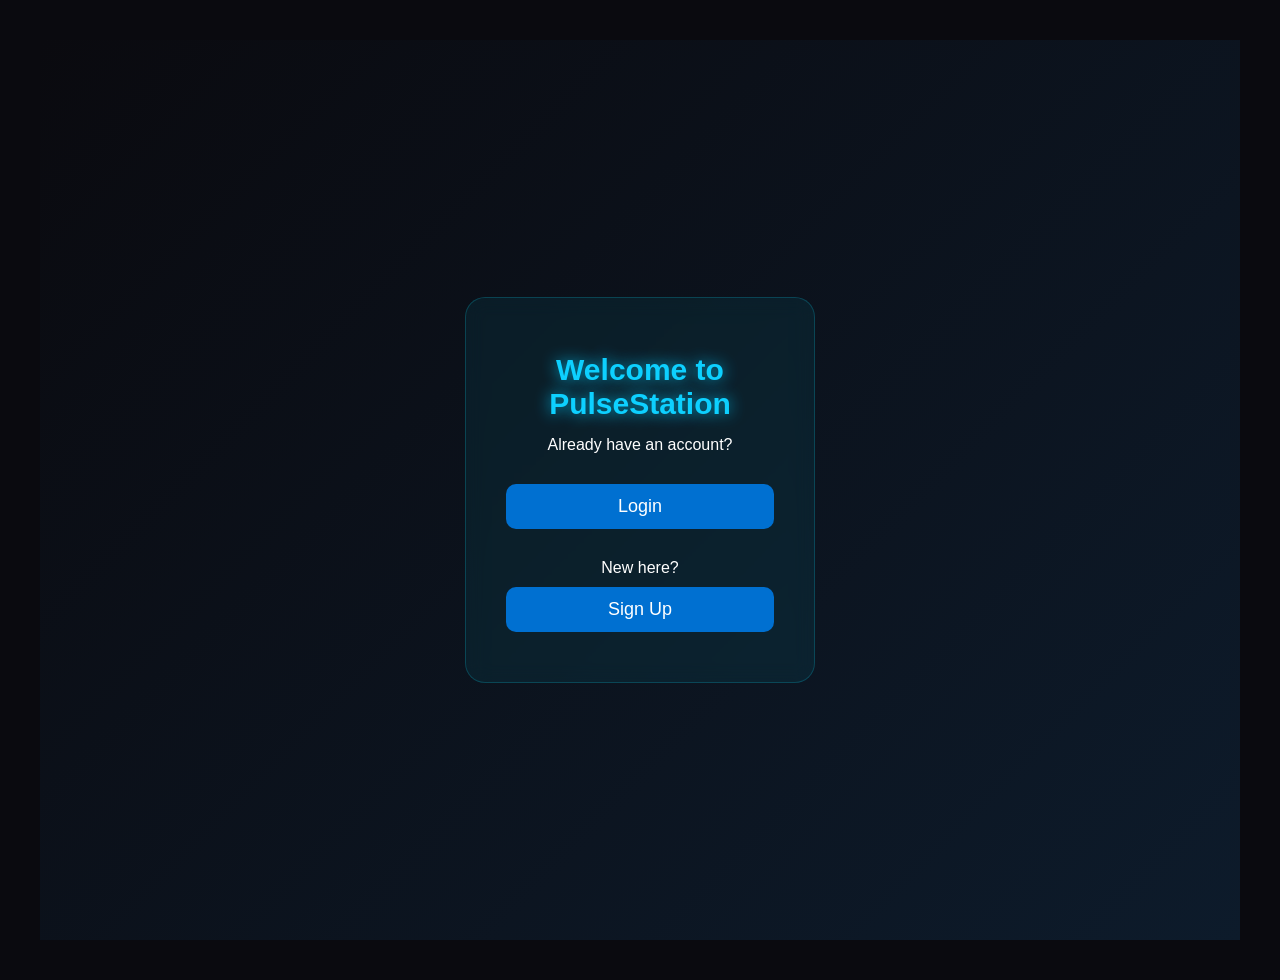
<file: login-and-sign-up.html>
<!DOCTYPE html>
<html lang="en">

<head>

  <meta charset="UTF-8">

  <meta name="viewport" content="width=device-width, initial-scale=1.0">

  <title>PulseStation | Account</title>
<meta name="description" content="Sign in or create your PulseStation account.">
<meta name="robots" content="noindex">
<meta name="theme-color" content="#0a0a0f">
<link rel="icon" href="favicon.webp" type="image/webp">
  <link rel="stylesheet" href="./style.css">

</head>

<body>
    <div class="login-container">
     <div class="login-box">
         <h1 class="h1-sign-up">Welcome to PulseStation</h1>
    
<p class="switch-auth">Already have an account?</p>
         <a class="login-sign" href="./login.html">Login</a>
         
         <p class="switch-auth">New here?<a style="color: #ffffff;" class="login-sign" href="./signup.html">Sign Up</a></p>
     </div>
    </div>
</body>

</html>
</file>
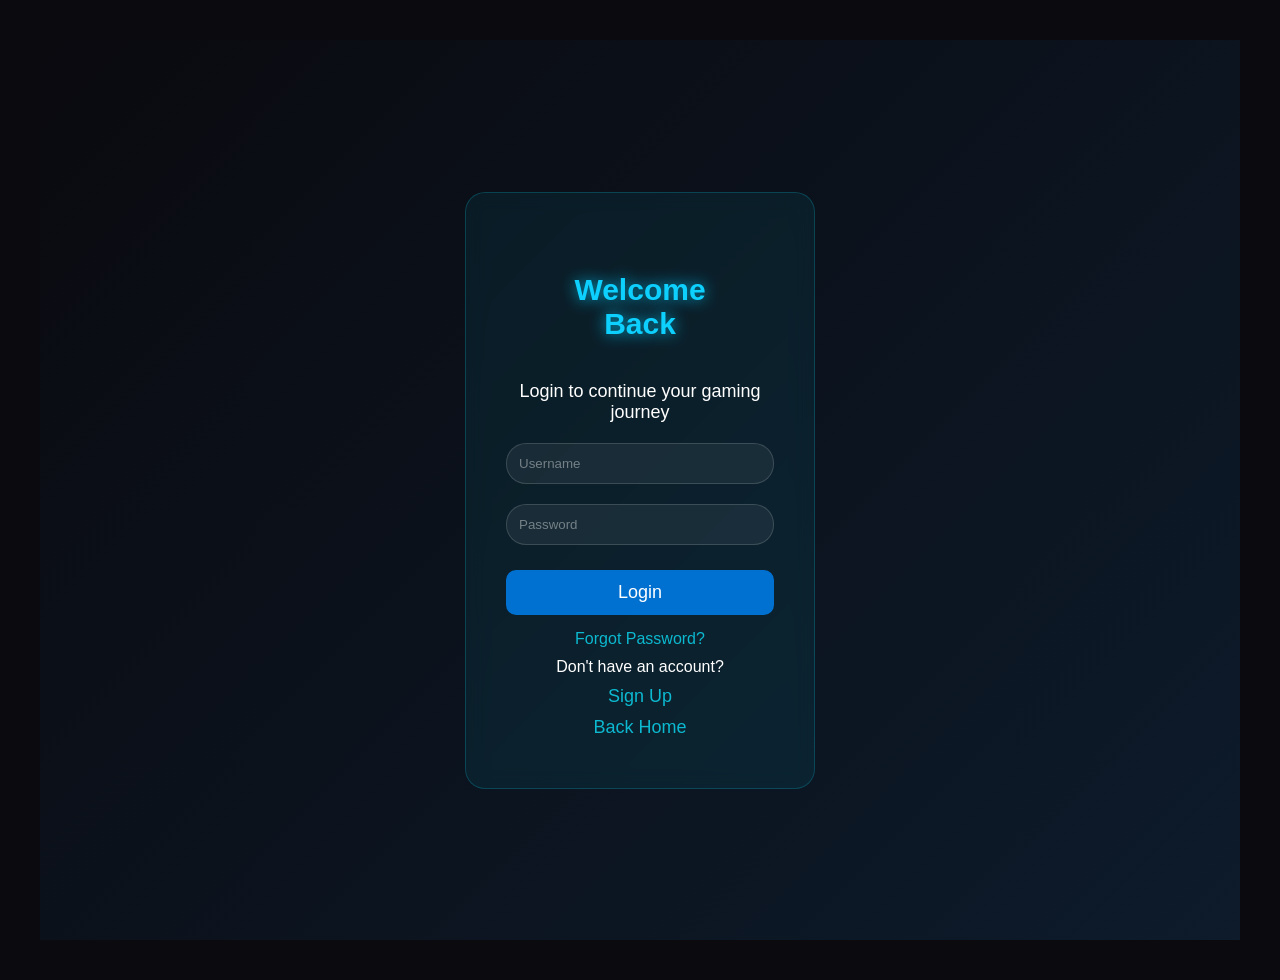
<file: login.html>
<!DOCTYPE html>
<html lang="en">

<head>

  <meta charset="UTF-8">

  <meta name="viewport" content="width=device-width, initial-scale=1.0">

  <title>PulseStation | Login</title>
<meta name="description" content="Login to your PulseStation account to continue your gaming journey.">
<meta name="robots" content="noindex">
<meta name="theme-color" content="#0a0a0f">
<link rel="icon" href="favicon.webp" type="image/webp">
  <link rel="stylesheet" href="./style.css">

</head>

<body>
    <div class="login-container">
     <div class="login-box">
         <h1>Welcome Back</h1>
    <p class="login-p1">Login to continue your gaming journey</p>
<form>
    
    <input type="text" placeholder="Username">
    <input type="password" placeholder="Password">
    <button type="submit">Login</button>
</form>
         <a class="forgot-link" href="#">Forgot Password?</a>
         <p class="switch-auth">Don't have an account? <a href="./signup.html">Sign Up</a></p>
         <a class="back-home" href="./index.html">Back Home</a>
     </div>
    </div>
</body>

</html>
</file>
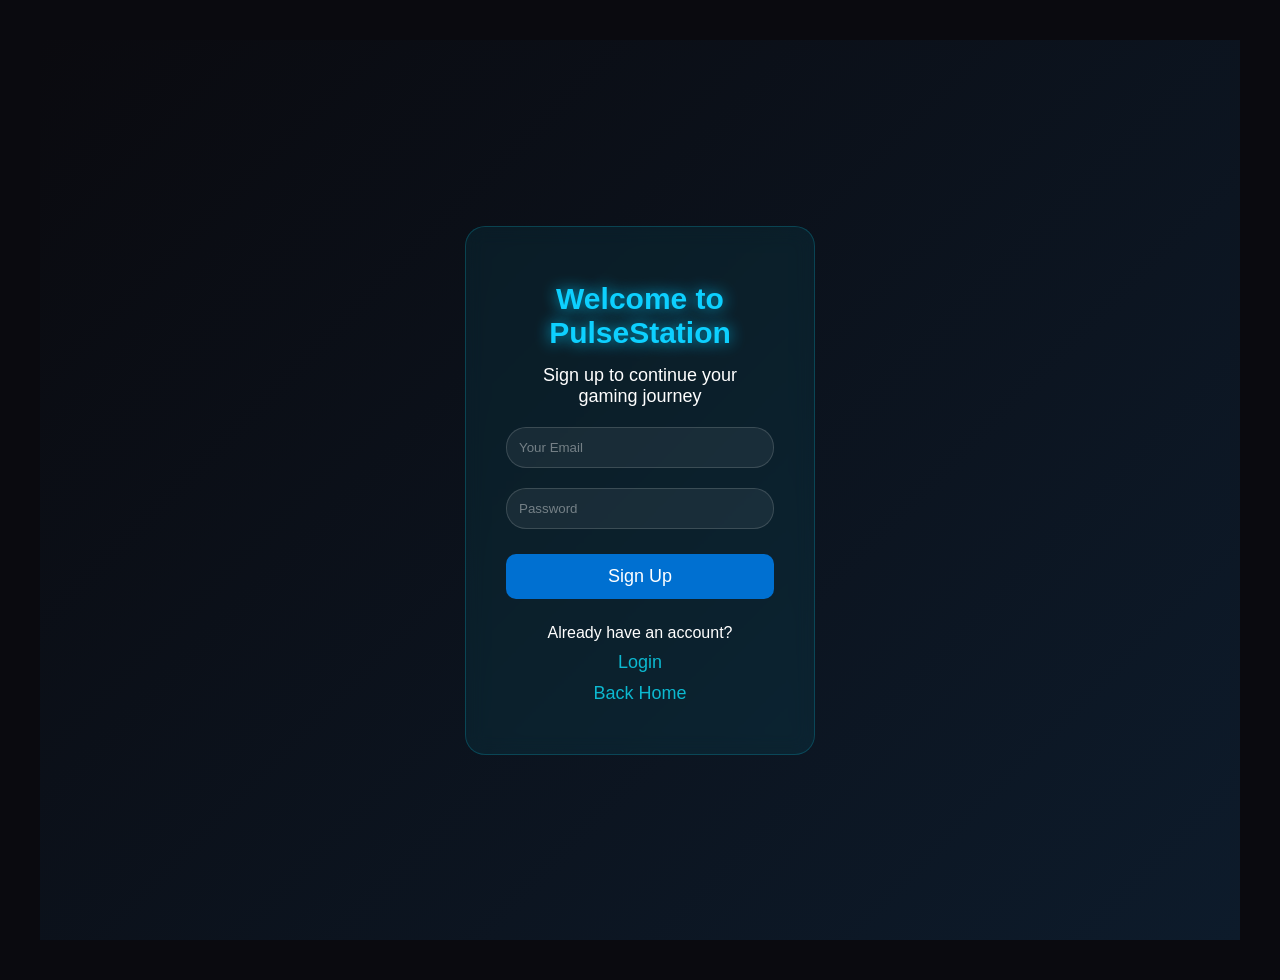
<file: signup.html>
<!DOCTYPE html>
<html lang="en">

<head>

  <meta charset="UTF-8">

  <meta name="viewport" content="width=device-width, initial-scale=1.0">

  <title>PulseStation | Sign Up</title>
<meta name="description" content="Create a PulseStation account and join the gaming journey.">
<meta name="robots" content="noindex">
<meta name="theme-color" content="#0a0a0f">
<link rel="icon" href="favicon.webp" type="image/webp">
  <link rel="stylesheet" href="./style.css">

</head>

<body>
    <div class="login-container">
     <div class="login-box">
         <h1 class="h1-sign-up">Welcome to PulseStation</h1>
    <p class="login-p1">Sign up to continue your gaming journey</p>
<form>
    
    <input type="email" placeholder="Your Email">
    <input type="password" placeholder="Password">
    <button type="submit">Sign Up</button>
</form>
         
         <p class="switch-auth">Already  have an account? <a href="./login.html">Login</a></p>
         <a class="back-home" href="./index.html">Back Home</a>
     </div>
    </div>
</body>

</html>
</file>
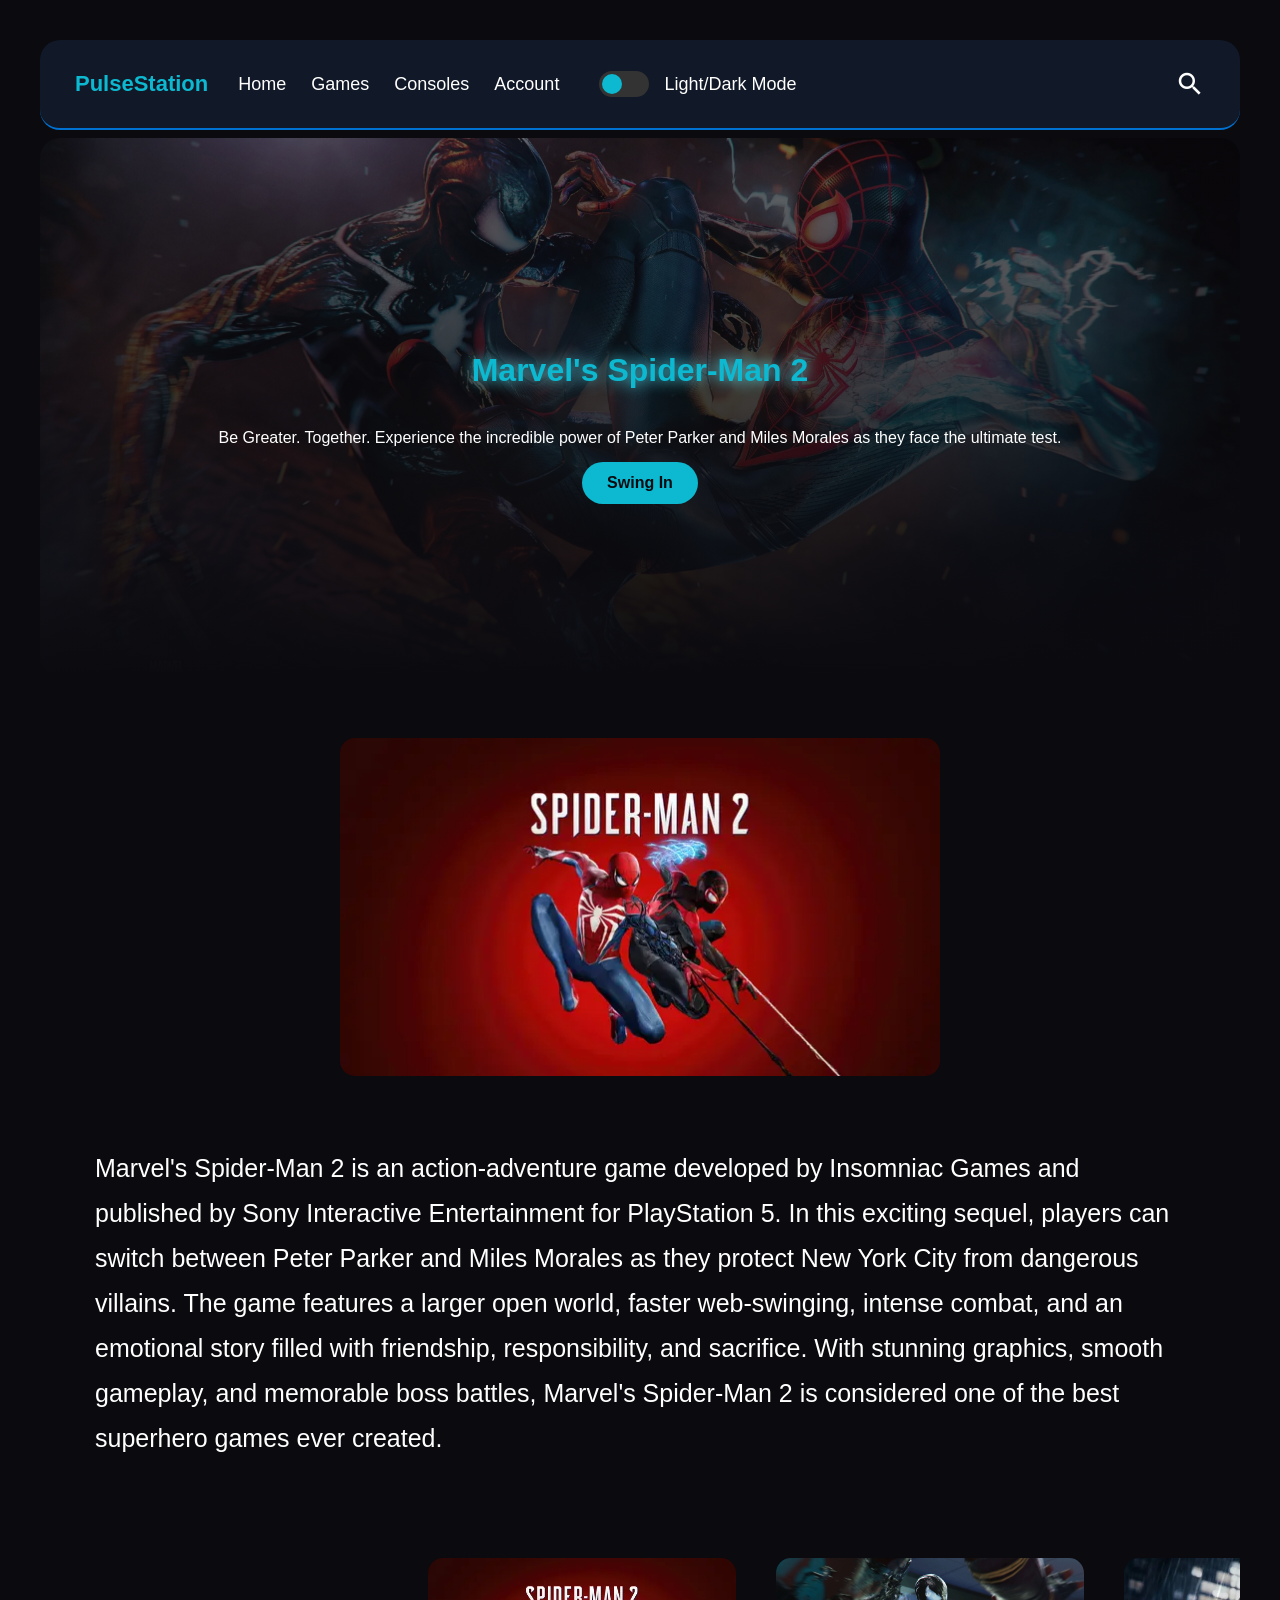
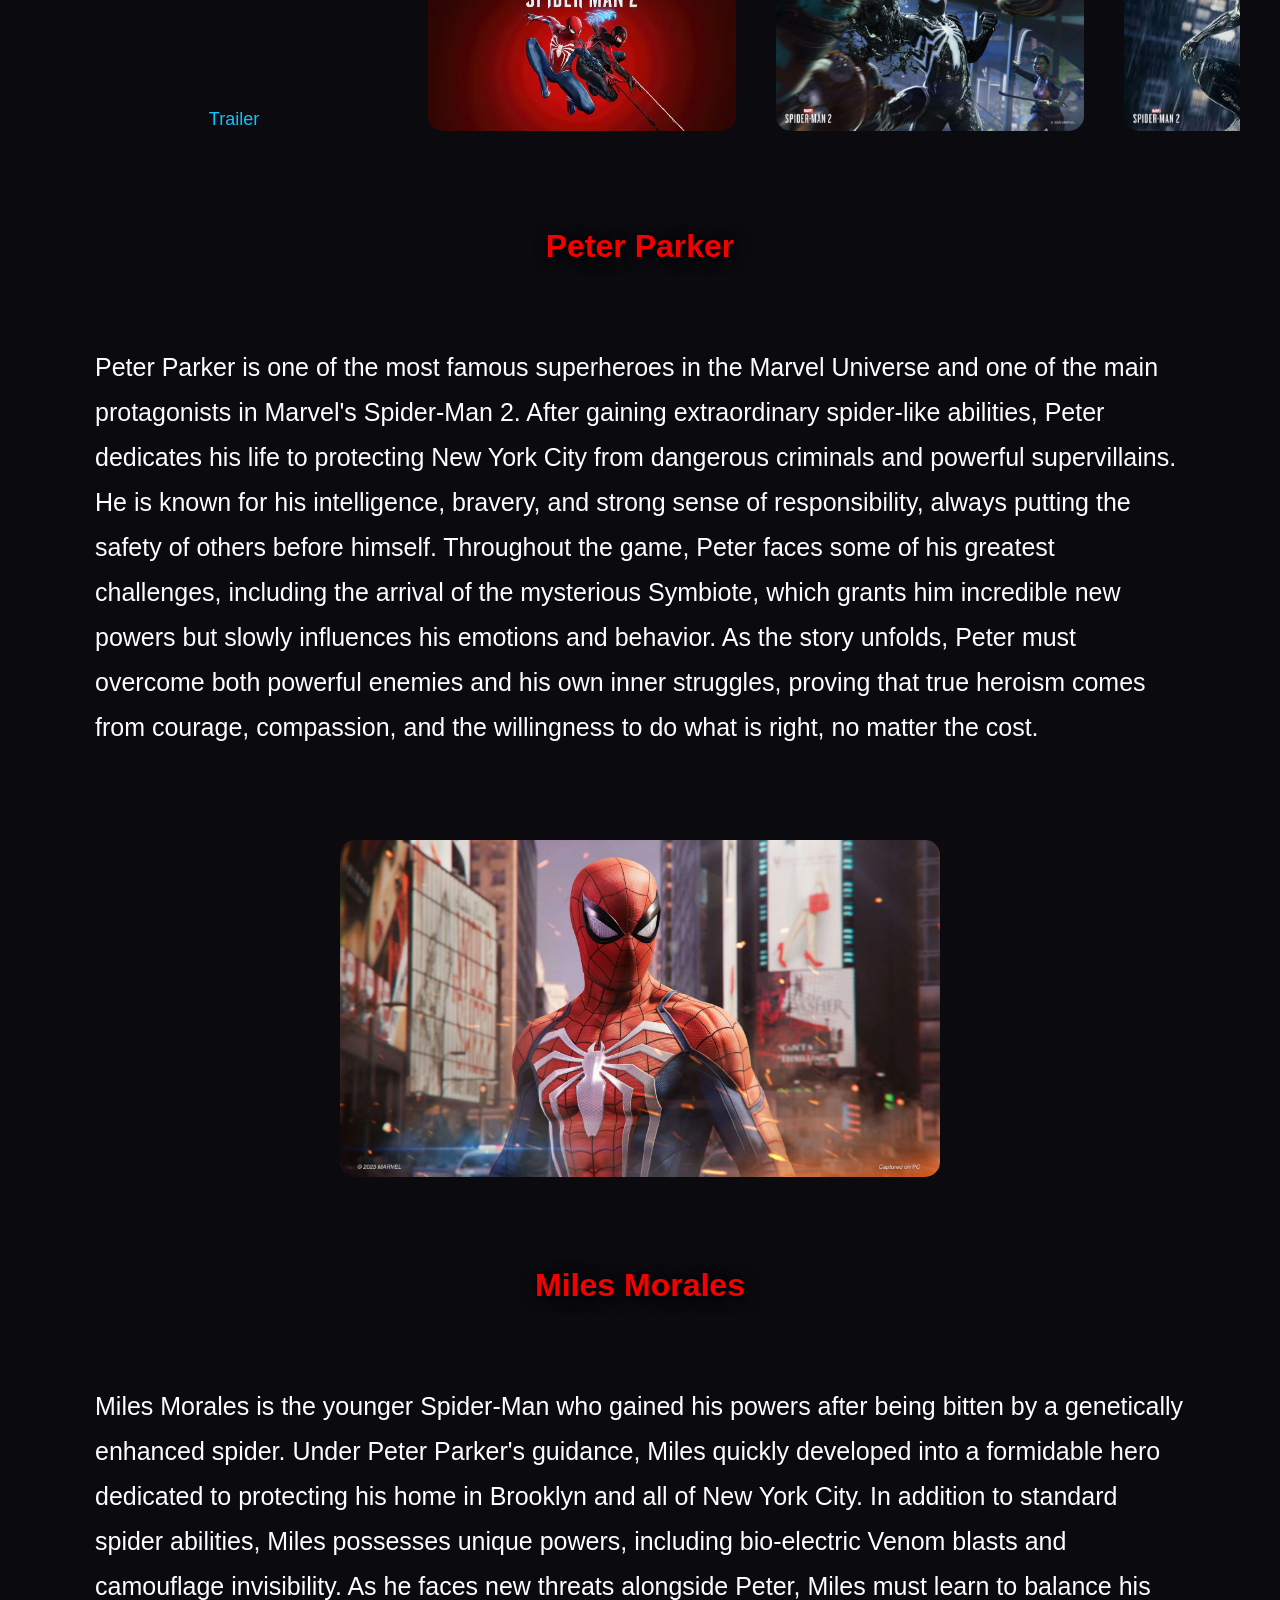
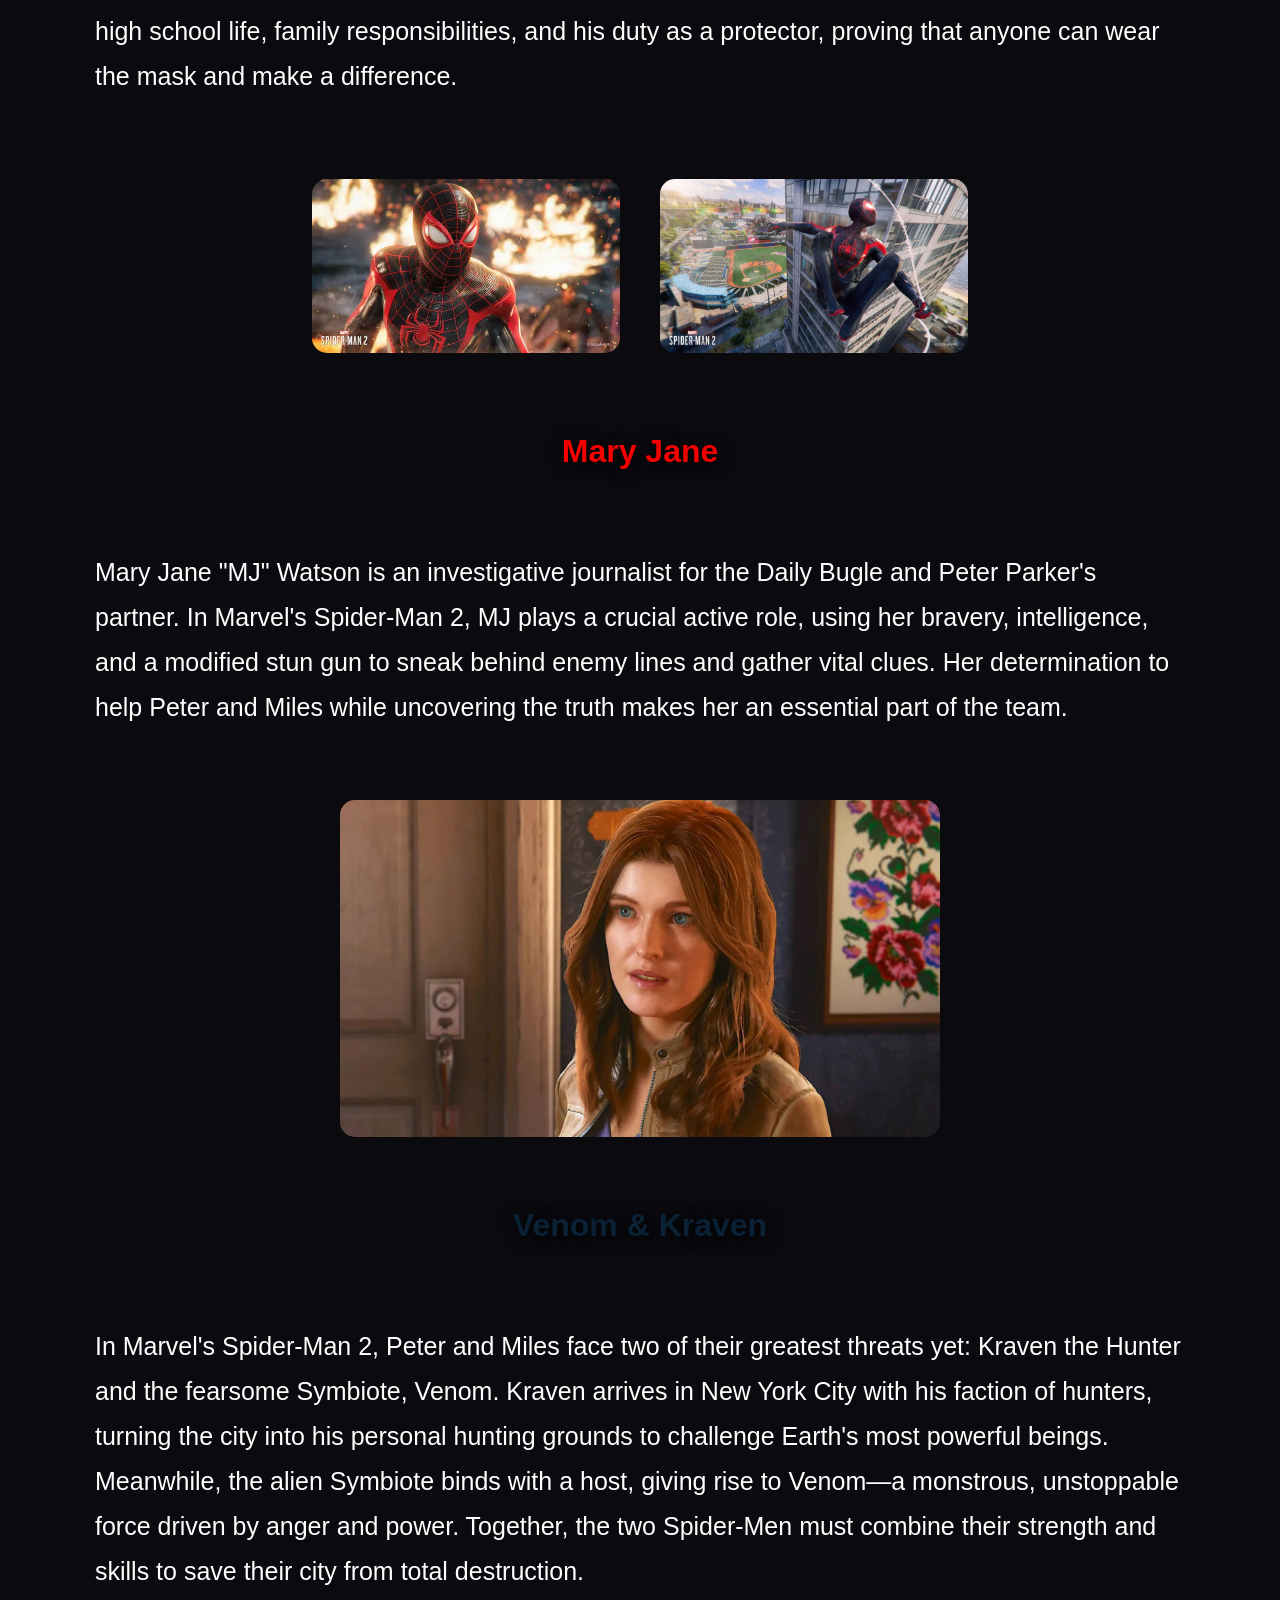
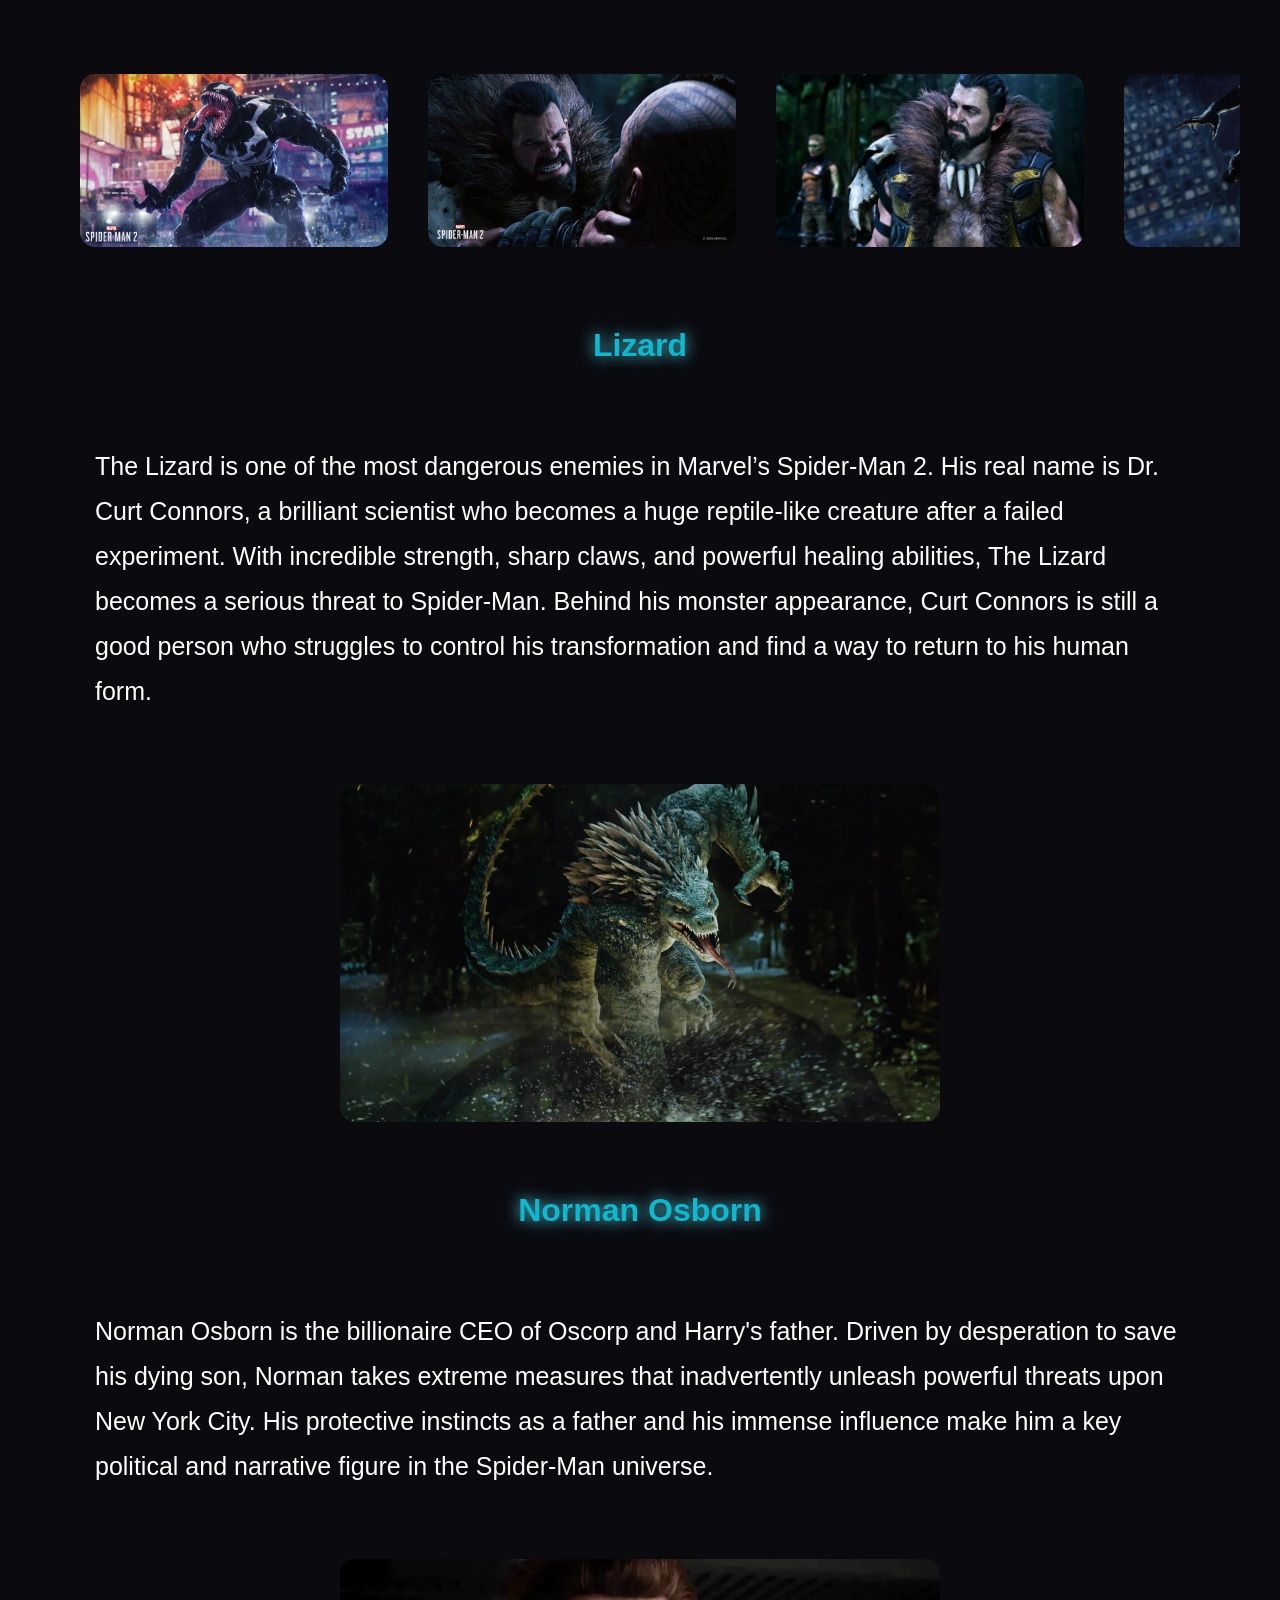
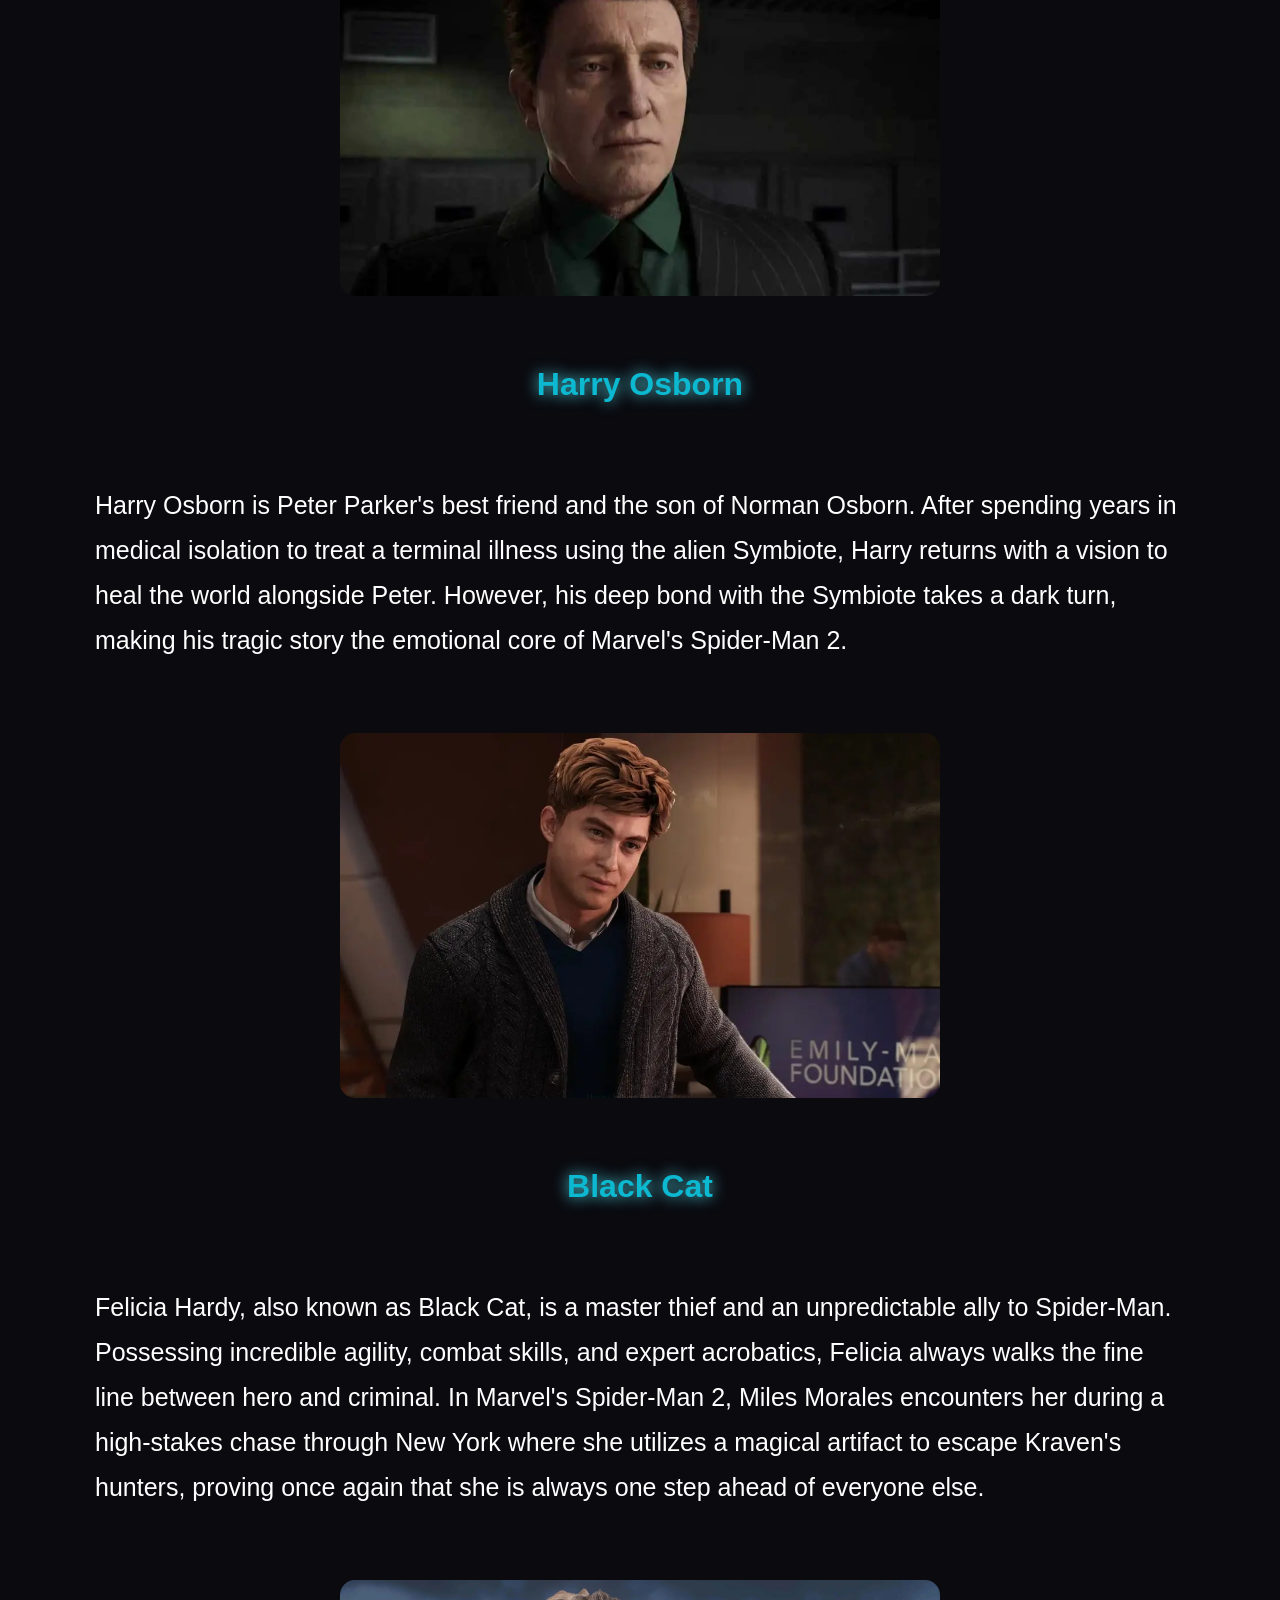
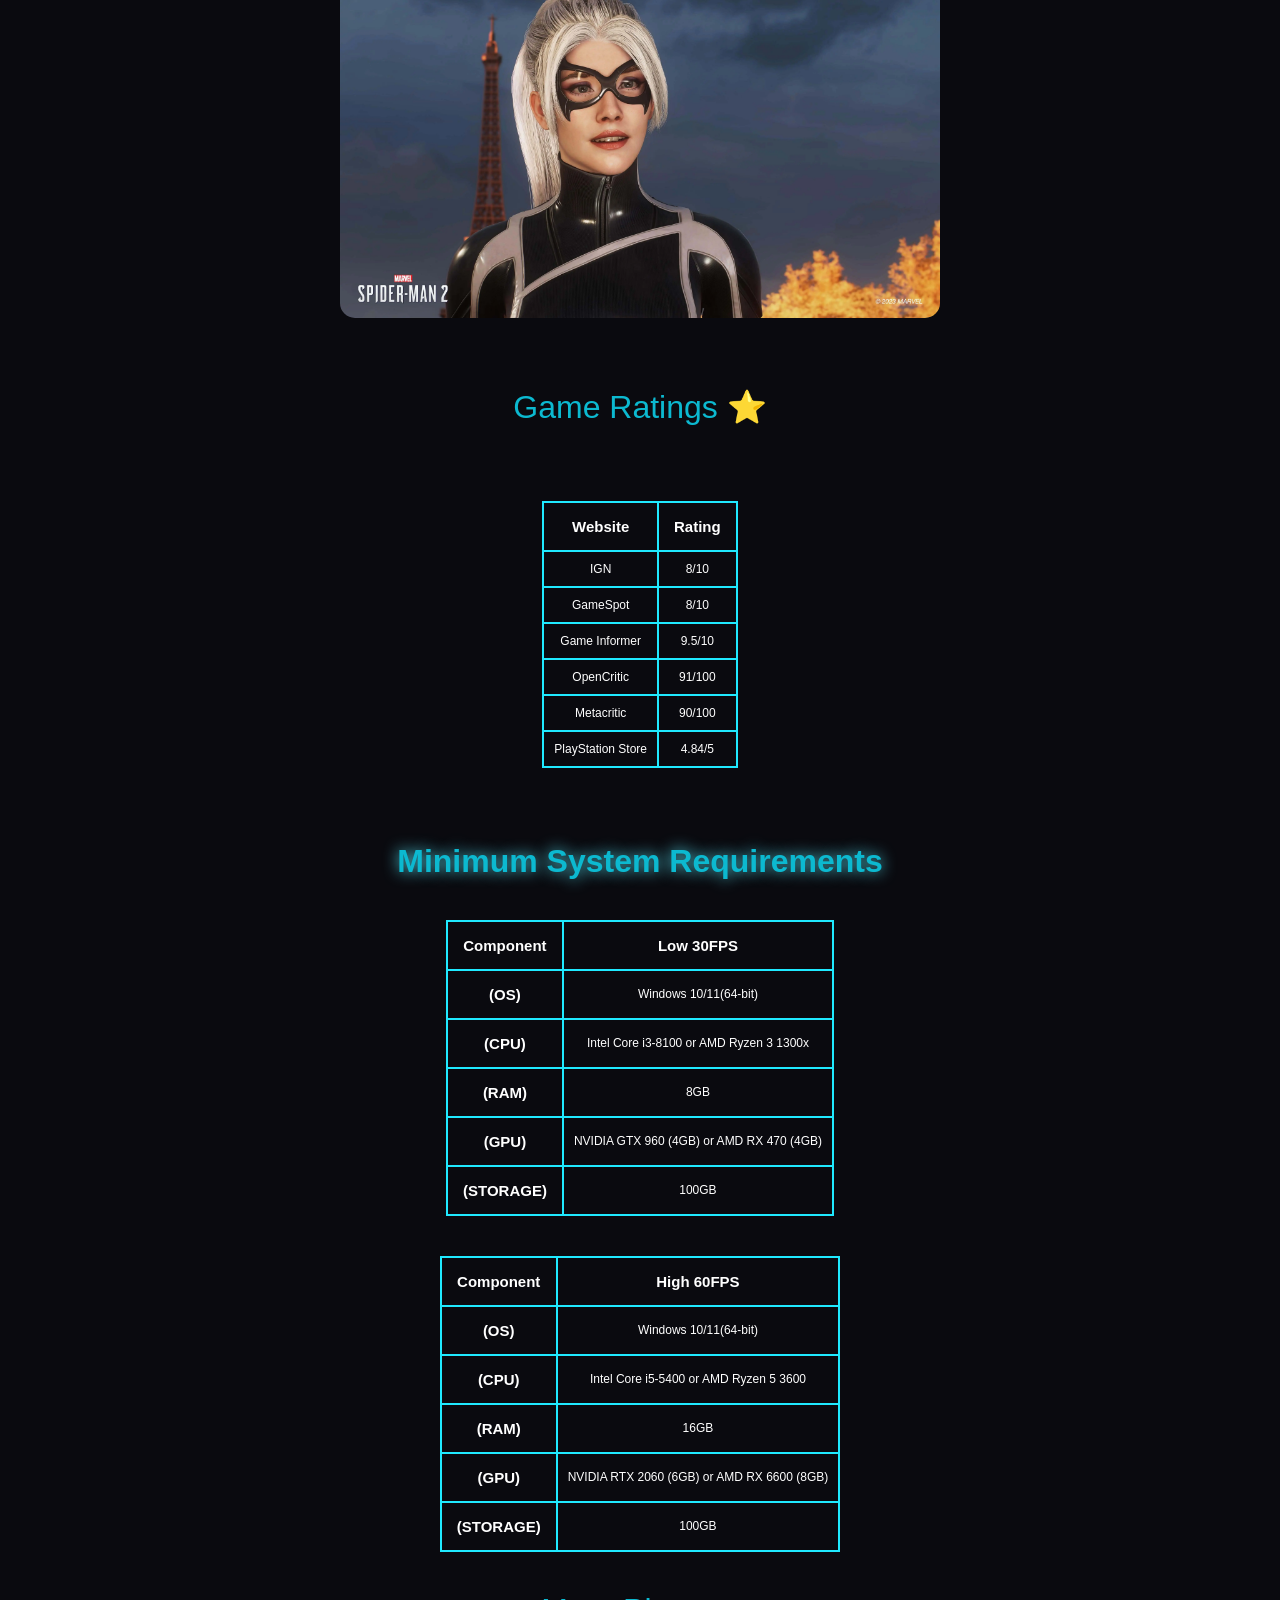
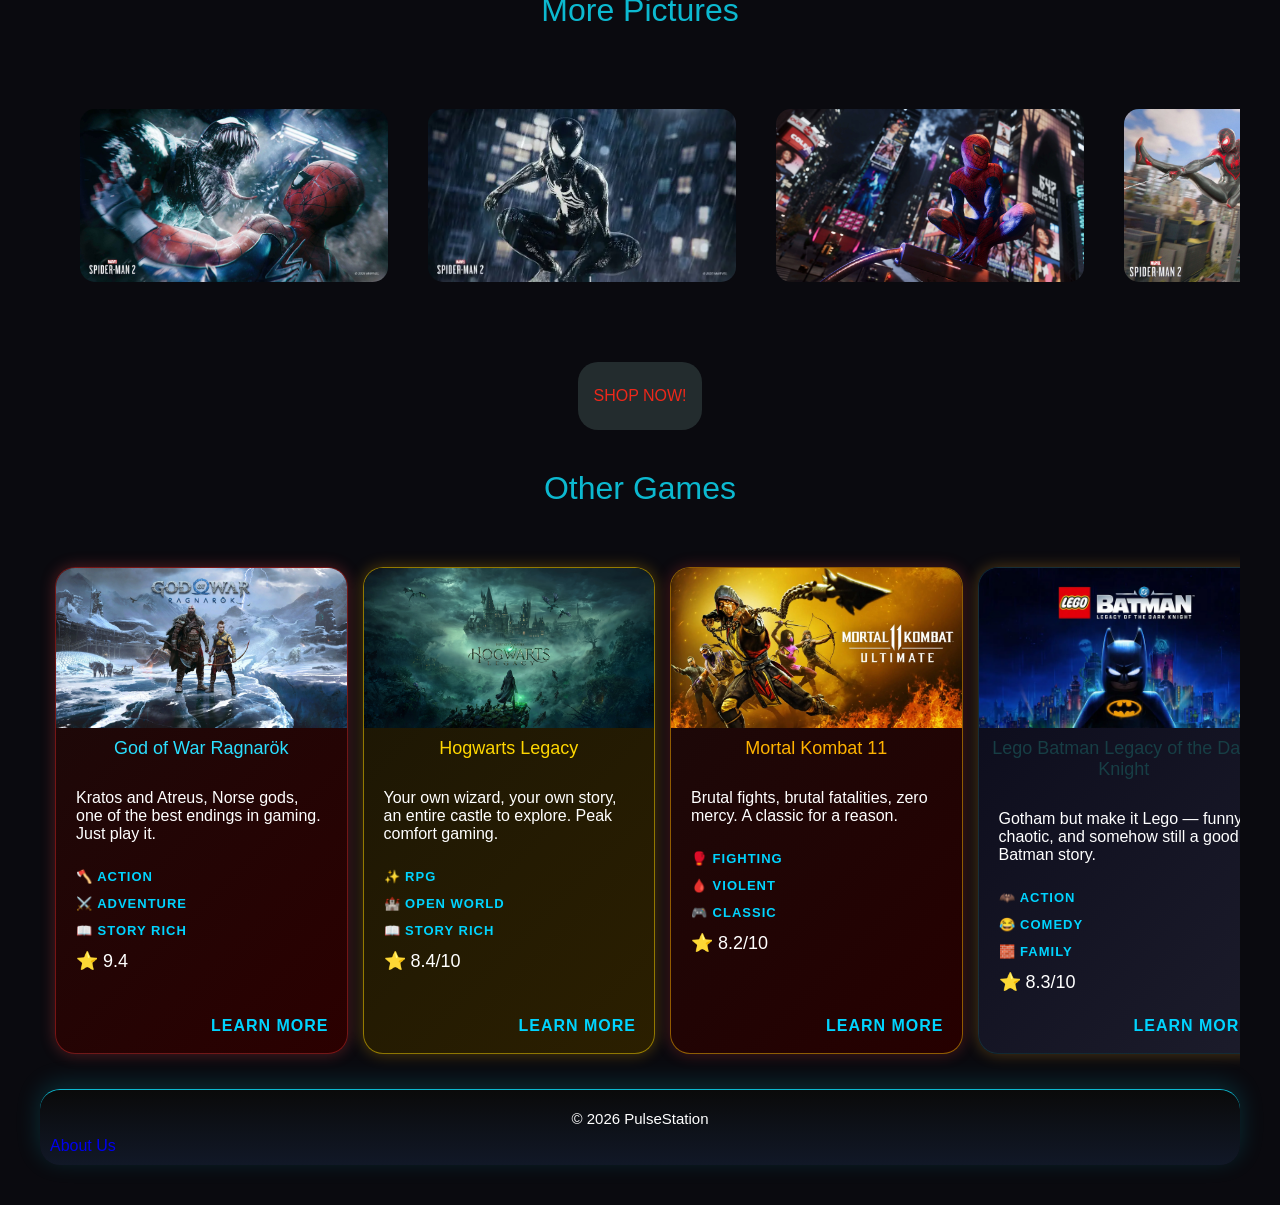
<file: spiderman2.html>
<!DOCTYPE html>
<html lang="en">

<head>
  <link rel="stylesheet" href="https://fonts.googleapis.com/icon?family=Material+Icons">
  <meta charset="UTF-8">
  <link rel="stylesheet" href="./style.css">
  <meta name="viewport" content="width=device-width, initial-scale=1.0">

  <title>PulseStation | Marvel's Spider-Man 2</title>
  <meta name="description" content="Explore Marvel's Spider-Man 2 on PlayStation - characters, screenshots, ratings, and system requirements.">
  <link rel="icon" href="images/favicon.webp" type="image/webp">
  <meta property="og:title" content="Marvel's Spider-Man 2 | PulseStation">
  <meta property="og:description" content="Explore Marvel's Spider-Man 2 on PlayStation - characters, screenshots, ratings, and system requirements.">
  <meta property="og:type" content="website">
  <meta property="og:image" content="spiderman2_images/SP2.webp">
  <meta name="theme-color" content="#101820">
</head>

<body id="top">

  <input type="checkbox" id="menu">
  <input type="checkbox" id="close-menu">

  <nav class="menu">

    <div class="label-div">
      <label class="close-window" for="menu">
        <span class="material-icons">close</span>
      </label>
    </div>

    <a class="nav-a" href="./index.html">
      <span class="material-icons">home</span>
      Home
    </a>

    <a class="nav-a" href="./games.html">
      <span class="material-icons">sports_esports</span>
      Games
    </a>

    <a class="nav-a" href="./console.html">
      <span class="material-icons">videogame_asset</span>
      Consoles
    </a>

    <details>
      <summary>
        <span class="material-icons">settings</span>
        Settings
      </summary><div class="theme-switch-div">
        <button id="theme-toggle" class="theme-switch">
  <span class="switch-knob"></span>
        </button><span class="light-dark-span">Light/Dark Mode</span></div>
    </details>

    <div class="login-signup-div">
      <a href="./signup.html">Sign Up</a>
      <a href="./login.html">Login</a>
    </div>

  </nav>

  <label class="overlay" for="menu"></label>

  <header>

    <label class="hambrger" for="menu">
      <span class="material-icons">density_medium</span>
    </label>

    <div class="logo-nav-group">

      <a href="./index.html" class="logo-link">
        <span class="website-name">PulseStation</span>
      </a>

      <nav class="desktop-nav">
        <a href="./index.html">Home</a>
        <a href="./games.html">Games</a>
        <a href="./console.html">Consoles</a>
        <a href="./login-and-sign-up.html">Account</a>
      </nav>
<div class="theme-switch-div-desktop">
        <button id="theme-toggle-desktop" class="theme-switch">
  <span class="switch-knob"></span>
        </button><span class="light-dark-span">Light/Dark Mode</span></div>
    </div>

    <a class="search-a"
       href="https://store.playstation.com/en-us/search"
       target="_blank"
       rel="noopener">
      <span class="material-icons">search</span>
    </a>

  </header>

  <main>

    <section class="hero-section" style="--hero-bg: url('spiderman2_images/marvels-spider-man-2-3840x2160-30218.webp'); --accent-color: #ff003c;">
      <div class="hero-content">
        <h1>Marvel's Spider-Man 2</h1>
        <p>Be Greater. Together. Experience the incredible power of Peter Parker and Miles Morales as they face the ultimate test.</p>
        <a class="hero-btn" href="#site-img-gow-id">Swing In</a>
      </div>
    </section>

    <div class="image-container">
      <img id="site-img-gow-id" class="site-img" src="spiderman2_images/SP2.webp" alt="Marvel's Spider-Man 2 cover art">
    </div>

    <div class="about-playstation">
      <p class="playstation-p">Marvel's Spider-Man 2 is an action-adventure game developed by Insomniac Games and published by Sony Interactive Entertainment for PlayStation 5. In this exciting sequel, players can switch between Peter Parker and Miles Morales as they protect New York City from dangerous villains. The game features a larger open world, faster web-swinging, intense combat, and an emotional story filled with friendship, responsibility, and sacrifice. With stunning graphics, smooth gameplay, and memorable boss battles, Marvel's Spider-Man 2 is considered one of the best superhero games ever created.</p>
    </div>

    <div class="horizontal-scroll">
      <div class="image-container-gow">
        <iframe class="gow-trailer" src="https://www.youtube.com/embed/9fVYKsEmuRo?mute=1" loading="lazy" title="image-container-sp2 Trailer"></iframe>
        <span class="span">Trailer</span>
      </div>
      <div class="image-container-gow">
        <img class="site-img-gow" src="spiderman2_images/SP2.webp" alt="Spider-Man swinging through the city">
      </div>
      <div class="image-container-gow">
        <img class="site-img-gow" src="spiderman2_images/symbiote-3840x2160-16643.webp" alt="Spider-Man and Venom symbiote suit">
      </div>
      <div class="image-container-gow">
        <img class="site-img-gow" src="spiderman2_images/venom1.webp" alt="Venom symbiote close-up">
      </div>
    </div>

    <h2 class="h2-miles">Peter Parker</h2>

    <div class="about-playstation">
      <p class="playstation-p">Peter Parker is one of the most famous superheroes in the Marvel Universe and one of the main protagonists in Marvel's Spider-Man 2. After gaining extraordinary spider-like abilities, Peter dedicates his life to protecting New York City from dangerous criminals and powerful supervillains. He is known for his intelligence, bravery, and strong sense of responsibility, always putting the safety of others before himself. Throughout the game, Peter faces some of his greatest challenges, including the arrival of the mysterious Symbiote, which grants him incredible new powers but slowly influences his emotions and behavior. As the story unfolds, Peter must overcome both powerful enemies and his own inner struggles, proving that true heroism comes from courage, compassion, and the willingness to do what is right, no matter the cost.</p>
    </div>

    <div class="spider-main">
      <div class="image-container">
        <img class="site-img" src="spiderman2_images/peter-parker.webp" alt="Peter Parker as Spider-Man">
      </div>
    </div>

    <h2 class="h2-miles">Miles Morales</h2>

    <div class="about-playstation">
      <p class="playstation-p">Miles Morales is the younger Spider-Man who gained his powers after being bitten by a genetically enhanced spider. Under Peter Parker's guidance, Miles quickly developed into a formidable hero dedicated to protecting his home in Brooklyn and all of New York City. In addition to standard spider abilities, Miles possesses unique powers, including bio-electric Venom blasts and camouflage invisibility. As he faces new threats alongside Peter, Miles must learn to balance his high school life, family responsibilities, and his duty as a protector, proving that anyone can wear the mask and make a difference.</p>
    </div>

    <div class="spider-main">
      <div class="image-container-gow">
        <img class="site-img-gow" src="spiderman2_images/images(1).webp" alt="Miles Morales as Spider-Man">
      </div>
      <div class="image-container-gow">
        <img class="site-img-gow" src="spiderman2_images/miles-morales.webp" alt="Miles Morales in his suit">
      </div>
    </div>

    <h2 class="h2-miles">Mary Jane</h2>

    <div class="about-playstation">
      <p class="playstation-p">Mary Jane "MJ" Watson is an investigative journalist for the Daily Bugle and Peter Parker's partner. In Marvel's Spider-Man 2, MJ plays a crucial active role, using her bravery, intelligence, and a modified stun gun to sneak behind enemy lines and gather vital clues. Her determination to help Peter and Miles while uncovering the truth makes her an essential part of the team.</p>
    </div>

    <div class="image-container">
      <img class="site-img" src="spiderman2_images/marvels-spider-man-2-mj.webp" alt="Mary Jane Watson">
    </div>

    <h2 class="h2-venom">Venom & Kraven</h2>

    <div class="about-playstation">
      <p class="playstation-p">In Marvel's Spider-Man 2, Peter and Miles face two of their greatest threats yet: Kraven the Hunter and the fearsome Symbiote, Venom. Kraven arrives in New York City with his faction of hunters, turning the city into his personal hunting grounds to challenge Earth's most powerful beings. Meanwhile, the alien Symbiote binds with a host, giving rise to Venom—a monstrous, unstoppable force driven by anger and power. Together, the two Spider-Men must combine their strength and skills to save their city from total destruction.</p>
    </div>

    <div class="horizontal-scroll">
      <div class="image-container-gow">
        <img class="site-img-gow" src="spiderman2_images/venom-in-marvels-spider-man-2-3840x2160-15585.webp" alt="Venom 4K wallpaper">
      </div>
      <div class="image-container-gow">
        <img class="site-img-gow" src="spiderman2_images/Marvels-Spider-Man-2_05.webp" alt="Kraven the Hunter">
      </div>
      <div class="image-container-gow">
        <img class="site-img-gow" src="spiderman2_images/kraven-was-poorly-handled-in-marvels-spider-man-2-on-ps5-by-v0-mfi22f9jnqhc1.webp" alt="Kraven the Hunter close-up">
      </div>
      <div class="image-container-gow">
        <img class="site-img-gow" src="spiderman2_images/venom-3840x2160-16645.webp" alt="Venom 4K artwork">
      </div>
    </div>

    <h3 class="h3-lizard">Lizard</h3>

    <div class="about-playstation">
      <p class="playstation-p">The Lizard is one of the most dangerous enemies in Marvel’s Spider-Man 2. His real name is Dr. Curt Connors, a brilliant scientist who becomes a huge reptile-like creature after a failed experiment. With incredible strength, sharp claws, and powerful healing abilities, The Lizard becomes a serious threat to Spider-Man. Behind his monster appearance, Curt Connors is still a good person who struggles to control his transformation and find a way to return to his human form.</p>
    </div>

    <div class="image-container">
      <img class="site-img" src="spiderman2_images/lizard-3840x2160-16627.webp" alt="Lizard villain in Marvel's Spider-Man 2">
    </div>

    <h3>Norman Osborn</h3>

    <div class="about-playstation">
      <p class="playstation-p">Norman Osborn is the billionaire CEO of Oscorp and Harry's father. Driven by desperation to save his dying son, Norman takes extreme measures that inadvertently unleash powerful threats upon New York City. His protective instincts as a father and his immense influence make him a key political and narrative figure in the Spider-Man universe.</p>
    </div>

    <div class="image-container">
      <img class="site-img" src="spiderman2_images/norman-osborn-in-marvels-spider-man-2.webp" alt="Norman Osborn">
    </div>

    <h3>Harry Osborn</h3>

    <div class="about-playstation">
      <p class="playstation-p">Harry Osborn is Peter Parker's best friend and the son of Norman Osborn. After spending years in medical isolation to treat a terminal illness using the alien Symbiote, Harry returns with a vision to heal the world alongside Peter. However, his deep bond with the Symbiote takes a dark turn, making his tragic story the emotional core of Marvel's Spider-Man 2.</p>
    </div>

    <div class="image-container">
      <img class="site-img" src="spiderman2_images/spider-man-2-harry-osborn.webp" alt="Harry Osborn">
    </div>

    <h3>Black Cat</h3>

    <div class="about-playstation">
      <p class="playstation-p">Felicia Hardy, also known as Black Cat, is a master thief and an unpredictable ally to Spider-Man. Possessing incredible agility, combat skills, and expert acrobatics, Felicia always walks the fine line between hero and criminal. In Marvel's Spider-Man 2, Miles Morales encounters her during a high-stakes chase through New York where she utilizes a magical artifact to escape Kraven's hunters, proving once again that she is always one step ahead of everyone else.</p>
    </div>

    <div class="image-container">
      <img class="site-img" src="spiderman2_images/yw82a3whihpd1.webp" alt="Black Cat">
    </div>

    <p class="short">Game Ratings ⭐</p>

    <div class="table-div-sp2">
      <table class="rating-table">
        <thead>
          <tr>
            <th>Website</th>
            <th>Rating</th>
          </tr>
        </thead>
        <tbody>
          <tr>
            <td>IGN</td>
            <td>8/10</td>
          </tr>
          <tr>
            <td>GameSpot</td>
            <td>8/10</td>
          </tr>
          <tr>
            <td>Game Informer</td>
            <td>9.5/10</td>
          </tr>
          <tr>
            <td>OpenCritic</td>
            <td>91/100</td>
          </tr>
          <tr>
            <td>Metacritic</td>
            <td>90/100</td>
          </tr>
          <tr>
            <td>PlayStation Store</td>
            <td>4.84/5</td>
          </tr>
        </tbody>
      </table>
    </div>

    <h4>Minimum System Requirements</h4>

    <div class="main-div-system">
      <table>
        <thead>
          <tr>
            <th>Component</th>
            <th>Low 30FPS</th>
          </tr>
        </thead>
        <tbody>
          <tr>
            <th>(OS)</th>
            <td>Windows 10/11(64-bit)</td>
          </tr>
          <tr>
            <th>(CPU)</th>
            <td>Intel Core i3-8100 or AMD Ryzen 3 1300x</td>
          </tr>
          <tr>
            <th>(RAM)</th>
            <td>8GB</td>
          </tr>
          <tr>
            <th>(GPU)</th>
            <td>NVIDIA GTX 960 (4GB) or AMD RX 470 (4GB)</td>
          </tr>
          <tr>
            <th>(STORAGE)</th>
            <td>100GB</td>
          </tr>
        </tbody>
      </table>
    </div>

    <div class="main-div-system">
      <table>
        <thead>
          <tr>
            <th>Component</th>
            <th>High 60FPS</th>
          </tr>
        </thead>
        <tbody>
          <tr>
            <th>(OS)</th>
            <td>Windows 10/11(64-bit)</td>
          </tr>
          <tr>
            <th>(CPU)</th>
            <td>Intel Core i5-5400 or AMD Ryzen 5 3600</td>
          </tr>
          <tr>
            <th>(RAM)</th>
            <td>16GB</td>
          </tr>
          <tr>
            <th>(GPU)</th>
            <td>NVIDIA RTX 2060 (6GB) or AMD RX 6600 (8GB)</td>
          </tr>
          <tr>
            <th>(STORAGE)</th>
            <td>100GB</td>
          </tr>
        </tbody>
      </table>
    </div>

    <p class="short">More Pictures</p>

    <div class="horizontal-scroll">
      <div class="image-container-gow">
        <img class="site-img-gow" src="spiderman2_images/venom-vs-spiderman-3840x2160-30220.webp" alt="Spider-Man and Venom together">
      </div>
      <div class="image-container-gow">
        <img class="site-img-gow" src="spiderman2_images/venom1.webp" alt="Venom symbiote artwork">
      </div>
      <div class="image-container-gow">
        <img class="site-img-gow" src="spiderman2_images/marvels-spider-man-2-3840x2160-18279.webp" alt="Marvel's Spider-Man 2 screenshot 1">
      </div>
      <div class="image-container-gow">
        <img class="site-img-gow" src="spiderman2_images/marvels-spider-man-2-4k-wallpaper-3840x2160-15590.webp" alt="Marvel's Spider-Man 2 screenshot 2">
      </div>
      <div class="image-container-gow">
        <img class="site-img-gow" src="spiderman2_images/marvels-spider-man-2-3840x2160-30218.webp" alt="Marvel's Spider-Man 2 screenshot 3">
      </div>
      <div class="image-container-gow">
        <img class="site-img-gow" src="spiderman2_images/marvels-spider-man-2-uy.jpg" alt="Marvel's Spider-Man 2 screenshot 4">
      </div>
      <div class="image-container-gow">
        <img class="site-img-gow" src="spiderman2_images/symbiote-3840x2160-16643.webp" alt="Marvel's Spider-Man 2 screenshot 5">
      </div>
    </div>

    <div class="buy-play-div">
      <a class="buy-sp2" href="https://store.playstation.com/en-us/concept/10002456" target="_blank" rel="noopener">SHOP NOW!</a>
    </div>

    <p class="short">Other Games</p>

    <div class="games-div">

      <div class="image-container-ragnarok">
        <img class="card-img" src="godofwar_images/gow-pic1.webp" loading="lazy" alt="God of War Ragnarok game cover">
        <iframe class="card-iframe" data-src="https://www.youtube.com/embed/g1wr0DfV73E?mute=1" loading="lazy" title="image-container-ragnarok Trailer"></iframe>
        <div class="ragnarok-name">God of War Ragnarök</div>
        <div class="information-div">
          <p>Kratos and Atreus, Norse gods, one of the best endings in gaming. Just play it.</p>
          <span class="genre">🪓 Action</span>
          <span class="genre">⚔️ Adventure</span>
          <span class="genre">📖 Story Rich</span>
          <span class="score">⭐ 9.4</span>
          <a class="learn-more" href="./godofwar.html">Learn More</a>
        </div>
      </div>

      <div class="image-container-hogwarts">
        <img class="card-img" src="images/Hogwarts.webp" loading="lazy" alt="Hogwarts Legacy game cover">
        <iframe class="card-iframe" data-src="https://www.youtube.com/embed/NTnok1LvKUk?mute=1" loading="lazy" title="image-container-hogwarts Trailer"></iframe>
        <div class="hogwarts-name">Hogwarts Legacy</div>
        <div class="information-div">
          <p>Your own wizard, your own story, an entire castle to explore. Peak comfort gaming.</p>
          <span class="genre">✨ RPG</span>
          <span class="genre">🏰 Open World</span>
          <span class="genre">📖 Story Rich</span>
          <span class="score">⭐ 8.4/10</span>
          <span class="learn-more">Learn More</span>
        </div>
      </div>

      <div class="image-container-mortal11">
        <img class="card-img" src="images/Mortal11.webp" loading="lazy" alt="Mortal Kombat 11 game cover">
        <iframe class="card-iframe" data-src="https://www.youtube.com/embed/JTGRHx3H6N0?mute=1" loading="lazy" title="image-container-mortal11 Trailer"></iframe>
        <div class="mortal11-name">Mortal Kombat 11</div>
        <div class="information-div">
          <p>Brutal fights, brutal fatalities, zero mercy. A classic for a reason.</p>
          <span class="genre">🥊 Fighting</span>
          <span class="genre">🩸 Violent</span>
          <span class="genre">🎮 Classic</span>
          <span class="score">⭐ 8.2/10</span>
          <span class="learn-more">Learn More</span>
        </div>
      </div>

      <div class="image-container-lego">
        <img class="card-img" src="images/Lego.webp" loading="lazy" alt="Lego Batman Legacy of the Dark Knight game cover">
        <iframe class="card-iframe" data-src="https://www.youtube.com/embed/DfJaUpW_P00?mute=1" loading="lazy" title="image-container-lego Trailer"></iframe>
        <div class="lego-name">Lego Batman Legacy of the Dark Knight</div>
        <div class="information-div">
          <p>Gotham but make it Lego — funny, chaotic, and somehow still a good Batman story.</p>
          <span class="genre">🦇 Action</span>
          <span class="genre">😂 Comedy</span>
          <span class="genre">🧱 Family</span>
          <span class="score">⭐ 8.3/10</span>
          <span class="learn-more">Learn More</span>
        </div>
      </div>

      <div class="image-container-ghost-of-yotei">
        <img class="card-img" src="images/Ghost-of-Yotei.webp" loading="lazy" alt="Ghost Of Yotei game cover">
        <iframe class="card-iframe" data-src="https://www.youtube.com/embed/sLcksHR30UA?mute=1" loading="lazy" title="image-container-ghost-of-yotei Trailer"></iframe>
        <div class="ghost-of-yotei-name">Ghost of Yōtei</div>
        <div class="information-div">
          <p>Snowy mountains, a lone warrior, revenge on her mind. From the makers of Tsushima.</p>
          <span class="genre">❄️ Samurai</span>
          <span class="genre">⚔️ Action</span>
          <span class="genre">🎬 Story Rich</span>
          <span class="score">⭐ 8.6/10</span>
          <span class="learn-more">Learn More</span>
        </div>
      </div>

      <div class="image-container-ghost-of-tsushima">
        <img class="card-img" src="images/Gost.webp" loading="lazy" alt="Ghost Of Tsushima game cover">
        <iframe class="card-iframe" data-src="https://www.youtube.com/embed/sc4_dXjkCl8?mute=1" loading="lazy" title="image-container-ghost-of-tsushima Trailer"></iframe>
        <div class="tsushima-name">Ghost of Tsushima</div>
        <div class="information-div">
          <p>One of the most beautiful games ever made. Also happens to have great sword fights.</p>
          <span class="genre">🍁 Samurai</span>
          <span class="genre">🌍 Open World</span>
          <span class="genre">⚔️ Action</span>
          <span class="score">⭐ 8.3/10</span>
          <span class="learn-more">Learn More</span>
        </div>
      </div>

      <div class="image-container-assassin">
        <img class="card-img" src="images/Assassins.webp" loading="lazy" alt="Assassin's Creed Shadows game cover">
        <iframe class="card-iframe" data-src="https://www.youtube.com/embed/f2s4cgHsnTA?mute=1" loading="lazy" title="image-container-assassin Trailer"></iframe>
        <div class="assassin-name">Assassin's Creed Shadows</div>
        <div class="information-div">
          <p>Feudal Japan, two very different assassins, stealth done right.</p>
          <span class="genre">🥷 Stealth</span>
          <span class="genre">🏯 Open World</span>
          <span class="genre">⚔️ Action</span>
          <span class="score">⭐ 8.1/10</span>
          <span class="learn-more">Learn More</span>
        </div>
      </div>

      <div class="image-container-resident">
        <img class="card-img" src="images/resident-evil-requiem.webp" loading="lazy" alt="Resident Evil Requiem game cover">
        <iframe class="card-iframe" data-src="https://www.youtube.com/embed/9lrThxCoznw?mute=1" loading="lazy" title="image-container-resident Trailer"></iframe>
        <div class="resident-name">Resident Evil Requiem</div>
        <div class="information-div">
          <p>New nightmare, same terrifying Resident Evil dread. Sleep with the lights on.</p>
          <span class="genre">😱 Horror</span>
          <span class="genre">🧟 Survival</span>
          <span class="genre">🔦 Suspense</span>
          <span class="score">⭐ 8.9/10</span>
          <span class="learn-more">Learn More</span>
        </div>
      </div>

    </div>

  </main>

  <footer>
    <span class="footer-span">© 2026 PulseStation</span>
    <a href="./index.html#about">About Us</a>
  </footer>

  <a class="back-to-top" href="#top">
    <i class="material-icons">keyboard_arrow_up</i>
  </a>

  <script src="./script.js"></script>

</body>

</html>
</file>
<file: style.css>
* {
  box-sizing: border-box;
  margin: 0;
  padding: 0;
}
html {
  scroll-behavior: smooth;
}
body.light-mode{
  background-color: #f5f5f7;
  color: #111111;
}

body.light-mode header{
  background: rgba(255,255,255,0.8);
}

body.light-mode .menu{
  background: linear-gradient(180deg, #ffffff 0%, #e0e0e0 100%);
}

body.light-mode .nav-a,
body.light-mode summary {
  color: #111111;
}
body.light-mode .footer-span{
    color:#111111;
}
body.light-mode .playstation-p{
  color: #333333;
}

body.light-mode .hero-section{
  background: linear-gradient(rgba(255, 255, 255, 0.3), #f5f5f7), var(--hero-bg) center/cover no-repeat;
}

body.light-mode footer{
  background: rgba(255,255,255,0.8);
}

body.light-mode th,
body.light-mode td{
  color: #111111;
}
body.light-mode header .material-icons {
    color: #111111;
}
body.light-mode .fact-label{
    color:#111111;
}
body.light-mode .image-container-gow {
  background: #f5f5f7 !important;
  box-shadow: none !important;
}
body.light-mode [class^="image-container"]{
    box-shadow:none;
}
body.light-mode li{
    color:#111111;
}
body.light-mode .desktop-nav a{
    color: #111111;
}
body.light-mode .hero-content p{
  color: #111111;
}
body.light-mode .login-signup-div{
  border-top: 1px solid rgba(0,0,0,0.1);
}
body {
  margin: 0;
  padding: 0;
  font-family: "Segoe UI", sans-serif;
  background-color: #0a0a0f;
  
}
body:has(#menu:checked){
  overflow: hidden;
}

@keyframes fade {
  0% {
    opacity: 0;
  }
  100% {
    opacity: 1;
  }
}

header {
  
    width: 100%;
    
    
    border-radius: 16px;
  
  height: 70px;
  margin-bottom: 8px;
  padding: 10px;
  animation: fade 0.3s;
  display: flex;
  justify-content: space-between;
  align-items: center;
  background: #111827;

  position: sticky;
  top: 0;
   
  border-bottom: 2px solid #0070d1;
  z-index: 100;
    
}

.desktop-nav{
  display: none;
}
.theme-switch-div-desktop{
    display: none;
}
a{
  text-decoration: none;
  
}
.website-name{
  color:#0cb9d0;
  font-size: 22px;
  font-weight:bold;
  display: block !important;
}
.hambrger{
  width: 40px;
  text-align: center;
  cursor: pointer;
color: #ffffff;
  
  font-size: 26px;
}

.hambrger .material-icons{
    width: 40px;
  text-align: center;
  cursor: pointer;
color: #ffffff;
 vertical-align: middle;
  font-size: 24px;
}
.search-a .material-icons{
    vertical-align: middle;
    font-size: 30px;
    color:#ffffff;
    cursor:pointer;
    
}
.logo-link {
  display: flex;
  align-items: center;
}
.logo-nav-group{
  display: flex;
  align-items: center;
  gap: 30px;
}
#menu {
  display: none;
}
#close-menu{
    display: none;
}
#menu:checked ~ .menu {

    transform: translateY(0);
    max-height: 500px;
    opacity: 1;
    visibility: visible;
}
.label-div{
    
    position: absolute;
    top:10px;
    right: 10px;
    padding: 10px;
}
.close-window{
   display: flex;
  justify-content: center;
  align-items: center;
  width: 38px;
  height: 38px;
  border-radius: 50%;
  background: rgba(12, 185, 208, 0.1);
  border: 1px solid rgba(12, 185, 208, 0.4);
  color: #0cb9d0;
  font-size: 18px;
  transition: 0.3s ease;
 
    
    
}

.close-window:hover{
    background: rgba(12, 185, 208, 0.25);
  transform: rotate(90deg);

}
.menu {
  position: fixed;
  top: 70px;
  width: 100%;
  height: auto;
  background: linear-gradient(180deg, #0a0a0a 0%, #111827 100%);
  transition: 0.4s ease;
  padding-top: 5px;
  left:0;
  
  z-index: 1000;
  margin: 0;
  border-radius: 15px;
    
  box-shadow: 0 0 25px rgba(12, 185, 208, 0.4);
  border-right: 1px solid #0cb9d0;
  font-size: 20px;
    transform: translateY(-10px);
    opacity: 0;
    visibility: hidden;
 
}


 .overlay {
  display: none;
  position: fixed;
  top: 0;
  left: 0;
  right: 0;
  bottom: 0;
  background-color: rgba(0,0,0,0.4);
  z-index: 999;
}

#menu:checked ~ .overlay {
  display: block;
}
.menu .material-icons {
    color: #0cb9d0;
    margin-right: 2px;
    vertical-align: middle;
}
.nav-a {
  display: table;
  text-decoration: none;
  font-size: 20px;
  position: relative;
  color: white;
  padding: 15px;
  font-family: "Poppins", sans-serif;
font-weight: 700;
}


.nav-a2 {
  display: table;
  text-decoration: none;
  font-size: 12px;
  position: relative;
  color: #56dfef;
  padding: 15px;
  font-family: "Poppins", sans-serif;
font-weight: 700;
  
}

summary {
  color: #ffffff;
  list-style: none;
  cursor: pointer;
  padding:  15px;
  font-size: 20px;
  white-space: nowrap;
      font-family: "Poppins", sans-serif;
    font-weight: 700;
}
 .light-dark-span{
    color:#ffffff;
    padding: 15px;
     font-size: 18px;
}
body.light-mode .light-dark-span{
    color: #000000;
}
.login-signup-div{
    display: flex;
    justify-content: center;
    align-items:center;
    gap:15px ;
    padding: 20px;
    border-top: 1px solid rgba(255,255,255,0.1);
  margin-top: auto;
  
}

.login-signup-div a {
    text-align: center;
    display: inline-block;
    min-width: 120px;
    background: transparent;
  border: 1px solid #0cb9d0;
  color: #0cb9d0;
    border-radius:50px;
    padding: 20px;
    transition: 0.3s ease;
}
.login-signup-div a:hover {
    transform: translateY(-5px);
}
.login-signup-div a:active{
    transform: scale(0.5);
}
.hero-section {
  width: 100%;
  height: 60vh;
   
  background: linear-gradient(rgba(10, 10, 15, 0.6), #0a0a0f), var(--hero-bg) center/cover no-repeat;
  display: flex;
  justify-content: center;
  align-items: center;
  text-align: center;
  border-radius: 20px;
  margin-bottom: 30px;
}

.hero-content{
  margin: 25px;
}
.hero-content p{
  color: white;
}
.hero-btn {
  display: inline-block;
  margin-top: 15px;
  padding: 12px 25px;
  background-color: #0cb9d0;
  color: #0a0a0f;
  font-weight: bold;
  border-radius: 25px;
  transition: 0.3s;
}

.hero-btn:hover {
  background-color: #56dfef;
  box-shadow: 0 0 15px #0cb9d0;
}


.div-playstation {
  display: flex;
  justify-content: center;
  align-items: center;
}

.playstation-logo {
  width: 40px;
  height: auto;
  border-radius: 10px;
}

.shopping {
  width: 40px;
  height: auto;
}

.video-div {
  display: flex;
  justify-content: center;
  align-items: center;
}

video {
  width: 100%;
  height: auto;
  border-radius: 18px;
    border: none
}

iframe {
  border-radius: 15px;
}

h1, h2, h3, h4, h5, h6 {
  text-align: center;
  font-size: 32px;
  color: #0cb9d0;
  margin: 40px;
  text-shadow: 0 0 15px #56dfef;
}

.h1-sp {
  text-align: center;
  font-size: 32px;
  margin: 40px;
  text-shadow: 0 0 15px #ff5151;
  color: #ca0000;
}

.h1-gow {
  font-size: 32px;
  margin: 40px;
  color: #ba0000;
  text-align: center;
}

.h2-miles {
  font-size: 32px;
  margin: 40px;
  color: #f30000;
  text-align: center;
  text-shadow: 2px 2px 15px #000000;
}

.h2-venom {
  font-size: 32px;
  margin: 40px;
  color: #0b2135;
  text-align: center;
  text-shadow: 2px 2px 15px #000000;
}

.about-playstation {
  width: 100%;
  display: flex;
  justify-content: center;
  align-items: center;
  padding: 0 15px;
}

.a-p, .here {
  text-decoration: none;
}

.playstation-p {
  font-size: 20px;
  line-height: 1.8;
  padding: 20px;
  margin: 20px;
  color:white;
}

.short {
  text-align: center;
  font-size: 32px;
  margin: 40px;
  color: #0cb9d0;
}

.image-container {
  width: 100%;
  padding: 10px;
  border-radius: 10px;
  display: flex;
  gap: 15px;
  justify-content: center;
}

.horizontal-scroll {
  width: 100%;
  padding: 20px;
  display: flex;
  overflow-x: auto;
  scroll-snap-type: x mandatory;
}

.image-container-gow {
  width: 100%;
  height: auto;
  padding: 20px;
  flex: 0 0 90%;
  scroll-snap-align: center;
  display: flex;
  flex-direction: column;
  justify-content: center;
  align-items: center;
}

.spider-main {
  width: 100%;
  padding: 20px;
  display: flex;
  overflow-x: auto;
  scroll-snap-type: x mandatory;
}

.more-pic {
  width: 100%;
  height: auto;
  padding: 20px;
  display: flex;
  scroll-snap-align: center;
  flex-direction: column;
  text-align: center;
  flex: 0 0 90%;
  gap: 15px;
  justify-content: center;
  align-items: center;
}

.site-img {
  display: block;
  width: 100%;
  max-width: 100%;
  height: auto;
  border-radius: 15px;
  object-fit: cover;
  transition: transform 0.2s ease;
}

.site-img:hover {
  transform: scale(1.01);
}

.site-img:active {
  transform: scale(1.02);
  transition: transform 0.8s ease;
}

.site-img-gow {
  max-width: 100%;
  width: 100%;
  height: auto;
  border-radius: 15px;
  object-fit: cover;
  transition: transform 0.2s ease;
}

.site-img-gow:hover {
  transform: scale(1.01);
  box-shadow: 2px 2px 30px #56dfef;
}

.site-img-gow:active {
  transform: scale(1.03);
  transition: transform 0.5s ease;
}
#site-img-gow-id {
  max-width: 100%;
  width: 100%;
  height: auto;
  border-radius: 15px;
  object-fit: cover;
  transition: transform 0.2s ease;
}
#site-img-gow-id:hover{
  transform: scale(1.01);
  box-shadow: 2px 2px 30px #56dfef;
}

#site-img-gow-id:active{
   
  transform: scale(1.03);
  transition: transform 0.5s ease;
}
.games-div{
  width: 100%;

 padding: 20px 15px;
  gap: 15px;
  display: flex;
  overflow-x: auto;
  scroll-snap-type: x mandatory;
}


.card-img {
  width: 100%;
  height: 160px;
  object-fit: cover;
}
.card-plus-img{
    width: 100%;
    height: 160px;
    object-fit: cover;
}
.image-container-games{
  width: 300px;
  min-width: 300px;
  min-height:450px;
  height: auto;
  position: relative;
  flex: 0 0 70%;
  border-radius: 20px;
  background: linear-gradient(135deg, #0a0e27, #1a0b2e);
  box-shadow: 0 0 15px rgba(164, 92, 255, 0.3);
  border: 1px solid rgba(253, 58, 105, .5);
  overflow: hidden;
  transition: 0.5s ease;
  scroll-snap-align: center;
  display: flex;
  flex-direction: column;
  align-items:stretch;
  
}

  
.card-iframe {
  position: absolute;
  top: 0;
  left: 0;
  opacity: 0;
  pointer-events: none;
  width: 100%;
  height: 160px;  
  border: none;
  transition: opacity 0.4s ease; 
  
}

.card-iframe-games-html{
    position: absolute;
  top: 0;
  left: 0;
  opacity: 0;
  pointer-events: none;
  width: 100%;
  height: 200px;  
  border: none;
  transition: opacity 0.4s ease; 
}

[class^="image-container"]{
  position: relative;
}

[class^="image-container"]:hover .card-iframe {
  opacity: 1;
  pointer-events: initial;
}

[class^="image-container"]:hover .card-img {
  opacity: 0;
}



.image-container-games:hover{
  transform: translateY(-8px);
    box-shadow: 0 0 35px rgba(164,92,255,.6);
}
.image-container-wolverine{
  width: 300px;
  min-width: 300px;
  min-height:450px;
  height: auto;
  flex: 0 0 70%;
  position: relative;
  border-radius: 20px;
  transition: 0.5s ease;
  background: linear-gradient(135deg, #1a0505, #3b0a0a);
box-shadow: 0 0 25px rgba(211, 47, 47, 0.5);
border: 1px solid rgba(211, 47, 47, .5);
  overflow: hidden;
  scroll-snap-align: center;
  display: flex;
  flex-direction: column;
  align-items:stretch;
}
.image-container-wolverine:hover{
  
  transform: translateY(-8px);
box-shadow: 0 0 40px rgba(211, 47, 47, 0.75);
}
.image-container-laufey{
  width: 300px;
  min-width: 300px;
  min-height:450px;
  height: auto;
  flex: 0 0 70%;
  position: relative;
  border-radius: 20px;
  transition: 0.5s ease;
  background: linear-gradient(135deg, #120b08, #302014);
  box-shadow: 0 0 25px rgba(198, 40, 40, 0.45);
  border: 1px solid rgba(198, 40, 40, .5);
  overflow: hidden;
  scroll-snap-align: center;
  display: flex;
  flex-direction: column;
  align-items:stretch;
}
.image-container-laufey:hover{
  
  transform: translateY(-8px);
box-shadow: 0 0 40px rgba(198, 40, 40, 0.75);
}
.image-container-silent-hill{
  width: 300px;
  min-width: 300px;
  min-height:450px;
  height: auto;
  flex: 0 0 70%;
  position: relative;
  border-radius: 20px;
  transition: 0.5s ease;
  background: linear-gradient(135deg, #151515, #3b3b3b);
box-shadow: 0 0 25px rgba(183, 28, 28, 0.4);
border: 1px solid rgba(158, 158, 158, .5);
  overflow: hidden;
  scroll-snap-align: center;
  display: flex;
  flex-direction: column;
  align-items:stretch;
}
.image-container-silent-hill:hover{
  
  transform: translateY(-8px);
  box-shadow: 0 0 40px rgba(183, 28, 28, 0.7);
}
.image-container-phantom-blade{
  width: 300px;
  min-width: 300px;
  min-height:450px;
  height: auto;
  flex: 0 0 70%;
  position: relative;
  border-radius: 20px;
  transition: 0.5s ease;
  background: linear-gradient(135deg, #120808, #2c1515);
  box-shadow: 0 0 25px rgba(211, 47, 47, 0.45);
  border: 1px solid rgba(211, 47, 47, .5);

  overflow: hidden;
  scroll-snap-align: center;
  display: flex;
  flex-direction: column;
  align-items:stretch;
}
.image-container-phantom-blade:hover{
  
  transform: translateY(-8px);
  box-shadow: 0 0 40px rgba(211, 47, 47, 0.7);
}
.image-container-ragnarok{
  width: 250px;
  min-width: 250px;
  min-height:380px;
  height: auto;
  flex: 0 0 70%;
  border-radius: 20px;
  background: linear-gradient(135deg, #1a0a0a, #2b0000);
box-shadow: 0 0 15px rgba(255, 77, 77, 0.3);
border: 1px solid rgba(198, 40, 40, .5);
  overflow: hidden;
  transition: 0.5s ease;
  scroll-snap-align: center;
  display: flex;
  flex-direction: column;
  align-items:stretch;
}
.image-container-ragnarok:hover{
  box-shadow: 0 0 35px rgba(255, 77, 77, 0.6);
  transform: translateY(-8px);
}
.image-container-sp2{
  width: 250px;
  min-width: 250px;
  min-height:380px;
  height: auto;
  flex: 0 0 70%;
  border-radius: 20px;
  background: linear-gradient(135deg, #1a0505, #050a1a);
box-shadow: 0 0 15px rgba(230, 36, 41, 0.3);
border: 1px solid rgba(230, 36, 41, .5);
  overflow: hidden;
  transition: 0.5s ease;
  scroll-snap-align: center;
  display: flex;
  flex-direction: column;
  align-items:stretch;
}
.image-container-sp2:hover{
  box-shadow: 0 0 35px rgba(230, 36, 41, 0.6);
  transform: translateY(-8px);
}
.image-container-hogwarts{
  width: 250px;
  min-width: 250px;
  min-height:380px;
  height: auto;
  flex: 0 0 70%;
  border-radius: 20px;
  background: linear-gradient(135deg, #1a1505, #2b1f00);
box-shadow: 0 0 15px rgba(255, 179, 0, 0.3);
border: 1px solid rgba(255, 215, 0, .5);
  overflow: hidden;
  transition: 0.5s ease;
  scroll-snap-align: center;
  display: flex;
  flex-direction: column;
  align-items:stretch;
}
.image-container-hogwarts:hover{
  transform: translateY(-8px);
  box-shadow: 0 0 35px rgba(255, 179, 0, 0.6);
}
.image-container-mortal11{
  width: 250px;
  min-width: 250px;
  min-height:380px;
  height: auto;
  flex: 0 0 70%;
  border-radius: 20px;
  background: linear-gradient(135deg, #1a0a0a, #260000);
box-shadow: 0 0 15px rgba(229, 57, 53, 0.3);
border: 1px solid rgba(255, 179, 0, .5);
  overflow: hidden;
  transition: 0.5s ease;
  scroll-snap-align: center;
  display: flex;
  flex-direction: column;
  align-items:stretch;
}
.image-container-mortal11:hover{
  transform: translateY(-8px);
  box-shadow: 0 0 35px rgba(229, 57, 53, 0.6);
}
.image-container-lego{
  width: 250px;
  min-width: 250px;
  min-height:380px;
  height: auto;
  flex: 0 0 70%;
  border-radius: 20px;
  background: linear-gradient(135deg, #0a0a1a, #1c1c2b);
box-shadow: 0 0 15px rgba(249, 168, 37, 0.3);
border: 1px solid rgba(23, 62, 69, .6);
  overflow: hidden;
  transition: 0.5s ease;
  scroll-snap-align: center;
  display: flex;
  flex-direction: column;
  align-items:stretch;
}
.image-container-lego:hover{
  transform: translateY(-8px);
  box-shadow: 0 0 35px rgba(249, 168, 37, 0.6);
}
.image-container-ghost-of-yotei{
  width: 250px;
  min-width: 250px;
  min-height:380px;
  height: auto;
  flex: 0 0 70%;
  border-radius: 20px;
  background: linear-gradient(135deg, #0a1420, #0e1f30);
box-shadow: 0 0 15px rgba(144, 202, 249, 0.3);
border: 1px solid rgba(144, 202, 249, .5);
  overflow: hidden;
  transition: 0.5s ease;
  scroll-snap-align: center;
  display: flex;
  flex-direction: column;
  align-items:stretch;
}
.image-container-ghost-of-yotei:hover{
  transform: translateY(-8px);
  box-shadow: 0 0 35px rgba(144, 202, 249, 0.6);
}
.image-container-ghost-of-tsushima{
  width: 250px;
  min-width: 250px;
  min-height:380px;
  height: auto;
  flex: 0 0 70%;
  border-radius: 20px;
  background: linear-gradient(135deg, #1a0f05, #2b1806);
box-shadow: 0 0 15px rgba(255, 138, 61, 0.3);
border: 1px solid rgba(255, 138, 61, .5);
  overflow: hidden;
  transition: 0.5s ease;
  scroll-snap-align: center;
  display: flex;
  flex-direction: column;
  align-items:stretch;
}
.image-container-ghost-of-tsushima:hover{
  transform: translateY(-8px);
  box-shadow: 0 0 35px rgba(255, 138, 61, 0.6);
}
.image-container-assassin{
  width: 250px;
  min-width: 250px;
  min-height:380px;
  height: auto;
  flex: 0 0 70%;
  border-radius: 20px;
  background: linear-gradient(135deg, #0a0a0a, #1a0505);
box-shadow: 0 0 15px rgba(183, 28, 28, 0.3);
border: 1px solid rgba(183, 28, 28, .5);

  overflow: hidden;
  transition: 0.5s ease;
  scroll-snap-align: center;
  display: flex;
  flex-direction: column;
  align-items:stretch;
}
.image-container-assassin:hover{
  transform: translateY(-8px);
  box-shadow: 0 0 35px rgba(183, 28, 28, 0.6);
}
.image-container-resident{
  width: 250px;
  min-width: 250px;
  min-height:380px;
  height: auto;
  flex: 0 0 70%;
  border-radius: 20px;
  background: linear-gradient(135deg, #0a0f05, #0d1a06);
box-shadow: 0 0 15px rgba(118, 255, 3, 0.3);
border: 1px solid rgba(118, 255, 3, .5);
  overflow: hidden;
  transition: 0.5s ease;
  scroll-snap-align: center;
  display: flex;
  flex-direction: column;
  align-items:stretch;
}
.image-container-resident:hover{
  transform: translateY(-8px);
  box-shadow: 0 0 35px rgba(118, 255, 3, 0.6);
}
/* PS Plus Essential Card */
.image-container-ps-plus {
  width: 250px;
  min-width: 250px;
  min-height: 380px;
  height: auto;
  flex: 0 0 70%;
  border-radius: 20px;
  background: #081629;
  border: 1px solid rgba(0, 112, 209, 0.4);
  box-shadow: 0 0 15px rgba(0, 112, 209, 0.3);
  overflow: hidden;
  transition: 0.5s ease;
  scroll-snap-align: center;
  display: flex;
  flex-direction: column;
  align-items: stretch;
}

.image-container-ps-plus:hover {
  transform: translateY(-8px);
  border-color: #0070d1;
  box-shadow: 0 0 35px rgba(0, 112, 209, 0.6);
}

/* PS Plus Extra Card */
.image-container-ps-plus-extra {
  width: 250px;
  min-width: 250px;
  min-height: 380px;
  height: auto;
  flex: 0 0 70%;
  border-radius: 20px;
  background: #18140a;
  border: 1px solid rgba(227, 160, 8, 0.4);
  box-shadow: 0 0 15px rgba(227, 160, 8, 0.3);
  overflow: hidden;
  transition: 0.5s ease;
  scroll-snap-align: center;
  display: flex;
  flex-direction: column;
  align-items: stretch;
}

.image-container-ps-plus-extra:hover {
  transform: translateY(-8px);
  border-color: #e3a008;
  box-shadow: 0 0 35px rgba(227, 160, 8, 0.6);
}

/* PS Plus Premium / Deluxe Card */
.image-container-ps-plus-premium {
  width: 250px;
  min-width: 250px;
  min-height: 380px;
  height: auto;
  flex: 0 0 70%;
  border-radius: 20px;
  background: linear-gradient(180deg, #18150c 0%, #0e0d0a 100%);
  border: 1px solid rgba(255, 215, 0, 0.4);
  box-shadow: 0 0 15px rgba(255, 215, 0, 0.3);
  overflow: hidden;
  transition: 0.5s ease;
  scroll-snap-align: center;
  display: flex;
  flex-direction: column;
  align-items: stretch;
}

.image-container-ps-plus-premium:hover {
  transform: translateY(-8px);
  border-color: #ffd700;
  box-shadow: 0 0 35px rgba(255, 215, 0, 0.7);
}

.gta-name{
  color: #ff4fa3;
  font-size: 20px;
  text-align: center;
  margin: 10px;
  
}
.wolverine-name{
  font-size: 20px;
  text-align: center;
  margin: 10px;
  color: #d32f2f;
}
.gow-name{
  font-size: 20px;
  text-align: center;
  margin: 10px;
  color: #c62828;
}
.silent-hill-name{
  font-size: 20px;
  text-align: center;
  margin: 10px;
  color: #9e9e9e;
}
.phantom-blade-name{
  font-size: 20px;
  text-align: center;
  margin: 10px;
  color: #d32f2f;
}
.ragnarok-name{
  font-size: 18px;
  text-align: center;
  margin: 10px;
  color:#2bdfff;
}
.sp2-name{
  font-size: 18px;
  text-align: center;
  margin: 10px;
  color: #e62429;
}
.hogwarts-name{
  font-size: 18px;
  text-align: center;
  margin: 10px;
  color:#ffd700
}
.mortal11-name{
  font-size: 18px;
  text-align: center;
  margin: 10px;
  color: #ffb300;
}
.lego-name{
  font-size: 18px;
  text-align: center;
  margin: 10px;
  color: #173e45;
}
.ghost-of-yotei-name{
  font-size: 18px;
  text-align: center;
  margin: 10px;
  color: #90caf9;
}
.tsushima-name{
  font-size: 18px;
  text-align: center;
  margin:10px;
  color: #ff8a3d;
}
.assassin-name{
  font-size: 18px;
  text-align: center;
  margin: 10px;
  color: #b71c1c;
}
.resident-name{
  font-size: 18px;
  text-align: center;
  margin: 10px;
  color: #76ff03;
}
.essential-name{
  font-size: 20px;
  text-align: center;
  margin: 10px;
  color: #4da6ff;
}
.ps-extra-name{
  font-size: 20px;
  text-align: center;
  margin: 10px;
  color: #a855f7;
}
.ps-premium-name{
  font-size: 20px;
  text-align: center;
  margin: 10px;
  color: #ffd700;
}
.information-div{
  display:flex;
  flex-direction:column;
  flex:1;
}
.information-div p{
  color: #ffffff;
  font-size: 12px;
  text-align:left;
  font-family: "Segoe UI", sans-serif;
font-size: 1rem;
font-weight: 400;
margin: 20px;
}
.genre{
  color: #00d4ff;
  font-size: 13px;
  display: block;
  text-align: left;
  font-family: Verdana, sans-serif;

font-weight: bold;
letter-spacing: 1px;
text-transform: uppercase;
padding: 6px 20px;
}
.score{
  font-size: 18px;
  text-align: left;
  margin: 6px 20px;
  color: #ffffff;
}

/* ---------- vertical stacked list (games.html / console.html) ---------- */
.games-list-vertical{
  display: flex;
  flex-direction: column;
  gap: 24px;
  padding: 20px;
}
.games-list-vertical [class^="image-container"]{
  width: 100%;
  min-width: 100%;
  flex: none;
}
.games-list-vertical [class^="image-container"] > img{
  width: 100%;
  height: 220px;
  object-fit: cover;
  display: block;
}

/* ---------- console cards ---------- */
.image-container-ps5{
  border-radius: 20px;
  background: linear-gradient(135deg, #0a0e1a, #10203b);
  box-shadow: 0 0 15px rgba(43, 111, 255, 0.3);
  border: 1px solid rgba(43, 111, 255, .5);
  overflow: hidden;
  position: relative;
  transition: 0.5s ease;
  display: flex;
  flex-direction: column;
  align-items: stretch;
}
.image-container-ps5:hover{
  box-shadow: 0 0 35px rgba(43, 111, 255, 0.6);
  transform: translateY(-6px);
}
.ps5-name{ font-size: 20px; text-align:center; margin:10px; color:#5b9bff; }

.image-container-ps5slim{
  border-radius: 20px;
  background: linear-gradient(135deg, #051a1c, #0a2e33);
  box-shadow: 0 0 15px rgba(12, 185, 208, 0.3);
  border: 1px solid rgba(12, 185, 208, .5);
  overflow: hidden;
  position: relative;
  transition: 0.5s ease;
  display: flex;
  flex-direction: column;
  align-items: stretch;
}
.image-container-ps5slim:hover{
  box-shadow: 0 0 35px rgba(12, 185, 208, 0.6);
  transform: translateY(-6px);
}
.ps5slim-name{ font-size: 20px; text-align:center; margin:10px; color:#0cb9d0; }

.image-container-ps5pro{
  border-radius: 20px;
  background: linear-gradient(135deg, #1a1005, #33200a);
  box-shadow: 0 0 15px rgba(255, 149, 0, 0.3);
  border: 1px solid rgba(255, 149, 0, .5);
  overflow: hidden;
  position: relative;
  transition: 0.5s ease;
  display: flex;
  flex-direction: column;
  align-items: stretch;
}
.image-container-ps5pro:hover{
  box-shadow: 0 0 35px rgba(255, 149, 0, 0.6);
  transform: translateY(-6px);
}
.ps5pro-name{ font-size: 20px; text-align:center; margin:10px; color:#ff9500; }

.image-container-dualsense{
  border-radius: 20px;
  background: linear-gradient(135deg, #130a1a, #241033);
  box-shadow: 0 0 15px rgba(124, 58, 237, 0.3);
  border: 1px solid rgba(124, 58, 237, .5);
  overflow: hidden;
  position: relative;
  transition: 0.5s ease;
  display: flex;
  flex-direction: column;
  align-items: stretch;
}
.image-container-dualsense:hover{
  box-shadow: 0 0 35px rgba(124, 58, 237, 0.6);
  transform: translateY(-6px);
}
.dualsense-name{ font-size: 20px; text-align:center; margin:10px; color:#a78bfa; }

.image-container-vr2{
  border-radius: 20px;
  background: linear-gradient(135deg, #1a0a18, #33102e);
  box-shadow: 0 0 15px rgba(217, 70, 239, 0.3);
  border: 1px solid rgba(217, 70, 239, .5);
  overflow: hidden;
  position: relative;
  transition: 0.5s ease;
  display: flex;
  flex-direction: column;
  align-items: stretch;
}
.image-container-vr2:hover{
  box-shadow: 0 0 35px rgba(217, 70, 239, 0.6);
  transform: translateY(-6px);
}
.vr2-name{ font-size: 20px; text-align:center; margin:10px; color:#e879f9; }

.learn-more{
  color: #00d4ff;
  transition: 0.3s ease;
  display: block;
  text-align: right;
  font-family: Verdana, sans-serif;
  font-size: 16px;
  font-weight: bold;
  letter-spacing: 1px;
  text-transform: uppercase;
  margin-top: auto;
  padding: 18px;
}

.learn-more:hover{
  transform: translateX(-8px);
}
.span {
  font-size: 18px;
  text-decoration: none;
  color: #0cc5ff;
  margin: 10px;
  overflow: hidden;
  position: relative;
  padding: 8px;
  
}

.span::after{
  content: "";
  height: 3px;
  width: 100%;
  position: absolute;
  bottom: 0;
  left: -100%;
  background: #56ebff;
  transition: 0.7s ease;
}

.span:hover::after{
  left: 0;
}

.main-div {
  width: 100%;
  padding: 20px;
  display: flex;
  justify-content: space-between;
  align-items: center;
  border-radius: 20px;
  gap: 20px;
}



.index-html {
  font-size: 15px;
  text-align: center;
  color: #3681ff;
  text-decoration: none;
}

footer {
  width: 100%;
  padding: 10px;
  margin-top: 15px;
background: linear-gradient(180deg, #0a0a0a 0%, #111827 100%);
    border-top: 1px solid #0cb9d0;
    box-shadow: 0 -5px 25px rgba(12, 185, 208, 0.2);
  
    border-top-left-radius: 20px;
    border-top-right-radius: 20px;
}

.f-sn-dv {
  display: flex;
  justify-content: center;
  align-items: flex-start;
  width: 100%;
  height: auto;
}

.s-dv-f {
  font-size: 22px;
  line-height: 1.8;
  color: white;
}

.game-link {
  font-size: 16px;
  text-decoration: none;
  color: #0075db;
}

.footer-span {
  display: block;
  text-align: center;
  font-size: 15px;
  color: white;
  transition: 0.3s;
margin: 10px;
}
.footer-span:hover{
  color: #0cb9d0;
  text-decoration: underline;
}

.div-img-exit {
  width: 50px;
  height: auto;
  margin: 10px;
  display: flex;
  justify-content: flex-start;
}

.exit {
  width: 30px;
  height: auto;
}

.buy-play-div {
  display: flex;
  justify-content: center;
  align-items: center;
  margin: 40px;
  transition: transform 0.3s ease;
  
  
  
  
}

.buy-play-div:hover {
  transform: scale(1.2);
  transition: transform 0.5s ease
}

.buy-play-div:active {
  transition: transform 0.15s ease;
  transform: scale(0.5);
}

.buy-play {
  padding: 25px 15px;
  border-radius: 20px;
  background-color: #20d2ff;
  color: #0062bf;
  text-decoration: none;
  overflow: hidden;
  position: relative;
  display: inline-block;
  
}


.buy-sp2{
  padding: 25px 15px;
  border-radius: 20px;
  background-color: #232c2e;
  color: #ed281b;
  text-decoration: none;
}

.table-div, .table-div-sp2 {
  display: flex;
  justify-content: center;
  align-items: center;
  padding: 35px;
  margin: 20px;
}

.rating-table, table {
  border-collapse: collapse;
  padding: 15px;
  text-align: center;
}

td {
  border: 2px solid #1fe9ff;
  padding: 10px;
  font-size: 12px;
  color: white;
}

th {
  border: 2px solid #1fe9ff;
  font-size: 15px;
  padding: 15px;
  color: white;
}

.main-div-system {
  margin: 40px;
  display: flex;
  justify-content: center;
  align-items: center;
}






@media (min-width: 800px) {
  body {
    margin: 40px;
  }
  .hambrger{
  display: none;
}
.menu{
  display: none;
}
.desktop-nav{
  display: flex;
  gap: 25px;
  align-items: center;
}
.desktop-nav a{
  color: white;
  font-size: 18px;
}
.desktop-nav a:hover{
  color: #0cb9d0;
}
    
.theme-switch-div-desktop{
      display: flex;  
    align-items:center;
    padding: 10px;
    
    }
  .playstation-p {
    font-size: 25px;
  }
  .spider-main {
    display: flex;
    justify-content: center;
    align-items: center;
  }
  
  .image-container-gow {
    flex: 0 0 30%;
  }
  .site-img-gow {
    width: 600px;
    height: auto;
  }
  #site-img-gow-id{
    width: 600px;
    height: auto;
  }
  .image-container-games{
    max-width: 380px;
  }
  .image-container-wolverine{
    max-width: 380px;
  }
  .image-container-laufey{
    max-width: 380px;
  }
  .image-container-silent-hill{
    max-width: 380px;
  }
  .image-container-phantom-blade{
    max-width: 380px;
  }
  .image-container-ragnarok{
    flex: 0 0 25%;
  }
  .image-container-sp2{
    flex: 0 0 25%;
  }
  .image-container-hogwarts{
    flex: 0 0 25%;
  }
  .image-container-mortal11{
    flex: 0 0 25%;
  }
  .image-container-lego{
    flex: 0 0 25%;
  }
  .image-container-ghost-of-yotei{
    flex: 0 0 25%;
  }
  .image-container-ghost-of-tsushima{
    flex: 0 0 25%;
  }
  .image-container-assassin{
    flex: 0 0 25%;
  }
  .image-container-resident{
    flex: 0 0 25%;
  }
  .image-container-ps-plus{
    flex:0 0 30%;
  }
  .image-container-ps-plus-extra{
    flex: 0 0 30%;
  }
  .image-container-ps-plus-premium{
    flex: 0 0 30%;
  }
  .more-pic {
    flex: 0 0 30%;
  }
  .site-img {
    width: 600px;
    height: auto;
    margin: 20px;
  }
  video {
    width: 600px;
    height: auto;
    margin: 20px;
    border-radius: 20px;
  }
  header {
    padding: 35px;
    height: 90px;
    border-radius: 20px;
  }
  footer{
    border-radius: 20px;
  }
  .menu {
    top: 125px;
    width: 250px;
  }
  .playstation-logo {
    width: 60px;
    height: auto;
  }
  .shopping {
    width: 70px;
    height: auto;
  }
    .games-list-vertical{
  max-width: 700px;
  margin: 0 auto;
}
  
  .back-to-top {
    display: none !important;
  }
}
.back-to-top{
  position: fixed;
  bottom: 20px;
  right: 20px;
  width: 50px;
  height: 50px;
  background-color: #0cb9d0;
  color: #06181c;
  border-radius: 50%;
  display: flex;
  justify-content: center;
  align-items: center;
  font-size: 30px;
  text-decoration: none;
  box-shadow: 0 0 15px rgba(12, 185, 208, 0.5);
  z-index: 500;
}
.back-to-top-img{
    width: 20px;
    height: 20px;
}
.gow-trailer{
    width:100%;
    height:150px;
    border:none;
}  



.login-container{

min-height:100vh;

display:flex;

justify-content:center;

align-items:center;

background: linear-gradient(135deg, #0a0a0f, #0d1b2b);

gap:20px;
    padding: 20px;
}


.login-box{

width: 100%;
    
 max-width: 350px;

padding:40px;

background: rgba(12, 185, 208, 0.08);
border: 1px solid rgba(12, 185, 208, 0.25);

border-radius:20px;

text-align:center;

backdrop-filter:blur(10px);

}
.login-box h1{
font-size: 30px;
color:#0dd0ff;
    text-shadow:0 0 15px #00b2dd;

}


.login-p1{
margin:10px;
color:white;
font-size: 18px;

}
.login-box input,
.login-box input{

width:100%;

padding:12px;

margin:10px 0;

border: 1px solid rgba(255,255,255,0.15);
background: rgba(255,255,255,0.06);
color:white;

border-radius:20px;


    transition: 0.5s ease;

}
.login-box input::placeholder{
  color: rgba(255,255,255,0.4);
}
.login-box input:hover,
.login-box input:hover{
    transform: translateY(-5px);
}


.login-box input:focus{
    outline: none;
  
    border: 2px solid #0cb9d0;
  background: rgba(12, 185, 208, 0.08);

}


.login-box button{

width:100%;

padding:12px;

margin:15px 0;

border:none;

border-radius:10px;

background:#0070d1;
transition: 0.3s ease;
color:white;

font-size:18px;

cursor:pointer;

}
.login-box button:hover{
    transform: scale(0.9);
    background:#00a6ff;
}
.login-box button:active{
    transform: scale(0.8);
}



.material-icons{
    color:black;
    font-size: 30px;
}
.switch-auth{
    display: block;
    margin: 10px 0;
    color:#ffffff;
}
.switch-auth a{
    margin: 10px 0;
    color:#0cb9d0;
    display: block;
    font-size: 18px;
    
}
.back-home{
    margin: 10px 0;
    color:#0cb9d0;
    display: block;
    font-size: 18px;
}


.forgot-link{
    margin: 10px 0;
    font-size: 16px;
    transition: 0.3s ease;
    color:#0cb9d0;
}
.forgot-link:hover{
 transform: scale(1.5);
    color:#0cb9d0;
}
.h1-sign-up{
margin:15px;
color:white;
font-size: 14px;
}
.login-sign{
    
width:100%;
display: block;
padding:12px;

margin:30px 0;

border:none;

border-radius:10px;

background:#0070d1;
transition: 0.3s ease;
color:#ffffff;

font-size:18px;

cursor:pointer;
}
.login-sign:hover{
    transform: scale(0.9);
    background:#00a6ff;
}
.login-sign:active{
    transform: scale(0.8);
}
.h-gta{
    
  color: #ff5fa8;
  text-shadow: 0 0 12px rgba(255, 79, 163, 0.45);
    
    margin: 40px;
    text-align: center;
    font-size: 32px;
}
.site-img-gta {
  max-width: 100%;
  width: 100%;
  height: auto;
  border-radius: 15px;
  object-fit: cover;
  transition: transform 0.2s ease;
}

.site-img-gta:hover {
  transform: scale(1.01);
  box-shadow: 2px 2px 30px #ff4fa9 ;
}

.site-img-gta:active {
  transform: scale(1.03);
  transition: transform 0.5s ease;
}

.quick-facts{
    display: flex;
    gap: 15px;
    justify-content: center;
    flex-wrap: wrap;
  margin: 20px;
}
.fact-box{
  background: rgba(255, 79, 163, 0.06);
  border: 1px solid rgba(255, 79, 163, 0.3);
  border-radius: 15px;
  padding: 20px 30px;
  display: flex;
  flex-direction: column;
  align-items: center;
  gap: 6px;
  min-width: 140px;
  transition: 0.3s ease;
}
.fact-icon{
  font-size: 26px;
}
.fact-label{
    font-size: 13px;
  color: rgba(255,255,255,0.6);
  text-transform: uppercase;
    letter-spacing: 1px;
}
.fact-value{
  font-size: 20px;
  font-weight: bold;
  color: #ff5fa8;
}
.fact-box:hover{
  box-shadow: 0 0 20px rgba(255, 79, 163, 0.35);
  transform: translateY(-4px);
}
.editions-row{
    display: flex;
    justify-content: center;
    margin: 30px 20px;
    gap: 20px;
    flex-wrap: wrap;
}
.edition-card{
    background: rgba(255, 79, 163, 0.05);
  border: 1px solid rgba(255, 79, 163, 0.25);
  border-radius:15px;
    width: 260px;
    position: relative;
    padding: 25px;
    text-align: center;
    transition: 0.3s ease;
}
.edition-card:hover{
  transform: translateY(-6px);
  box-shadow: 0 0 25px rgba(255, 79, 163, 0.3);
}
.edition-card.featured{
    border: 1px solid rgba(255, 79, 163, 0.6);
  background: rgba(255, 79, 163, 0.09);

}
.edition-badge{
    position: absolute;
    top: -12px;
    left: 50%;
    border-radius:20px;
    transform: translateX(-50%);
  background: #ff5fa8;
  color: #101820;
  font-size: 11px;
    font-weight: bold;
    padding: 4px 12px;
    text-transform: uppercase;
    letter-spacing: 1px;
}
.edition-card h2{
  color: white;
  font-size: 20px;
  margin-bottom: 10px;
}
.edition-price{
  color: #ff5fa8;
  font-size: 26px;
  font-weight: bold;
  margin-bottom: 15px;
}
.edition-list{
    list-style: none;
    text-align: left;
    padding: 0;
    color: rgba(255,255,255,0.75);
  font-size: 14px;
  line-height: 1.9;

}
.edition-list li::before{
    content: "✓";
    color: #ff5fa8;
  font-weight: bold;
}
.pre-order-div{
    
    padding: 10px;
    margin: 40px;
}
.pre-order-div div{
margin: 10px;
    display: flex;
    justify-content: center;
    align-items:center;
    max-width: 100%;
}
.pre-order-gta6{
    padding: 14px 32px;
    display: block;
  border: none;
  border-radius: 12px;
  background: linear-gradient(135deg, #ff2d95, #ff7a18);
  color: white;
  font-size: 16px;
  font-weight: 700;
  cursor: pointer;
    
    
  box-shadow:
    0 0 15px rgba(255, 45, 149, 0.5),
    0 0 35px rgba(255, 122, 24, 0.25);
  transition: all 0.25s ease;
}
.pre-order-gta6:hover{
    transform:  scale(1.04);
  box-shadow:
    0 0 20px rgba(255, 45, 149, 0.8),
    0 0 50px rgba(255, 122, 24, 0.5);
}
.pre-order-gta6:active{
    transform: scale(0.97);
}
.theme-switch{
  width: 50px;
  height: 26px;
  border-radius: 20px;
  background: #333;
  border: none;
  position: relative;
  cursor: pointer;
  transition: 0.3s;
}
.switch-knob{
  position: absolute;
  top: 3px;
  left: 3px;
  width: 20px;
  height: 20px;
  border-radius: 50%;
  background: #0cb9d0;
  transition: 0.3s;
}
body.light-mode .theme-switch{
  background: #0cb9d0;
}
body.light-mode .switch-knob{
  left: 27px;
  background: #fff;
}

.theme-switch-div{
    display: flex;
    align-items:center;
    justify-content: left;
    padding: 15px;
}
</file>
